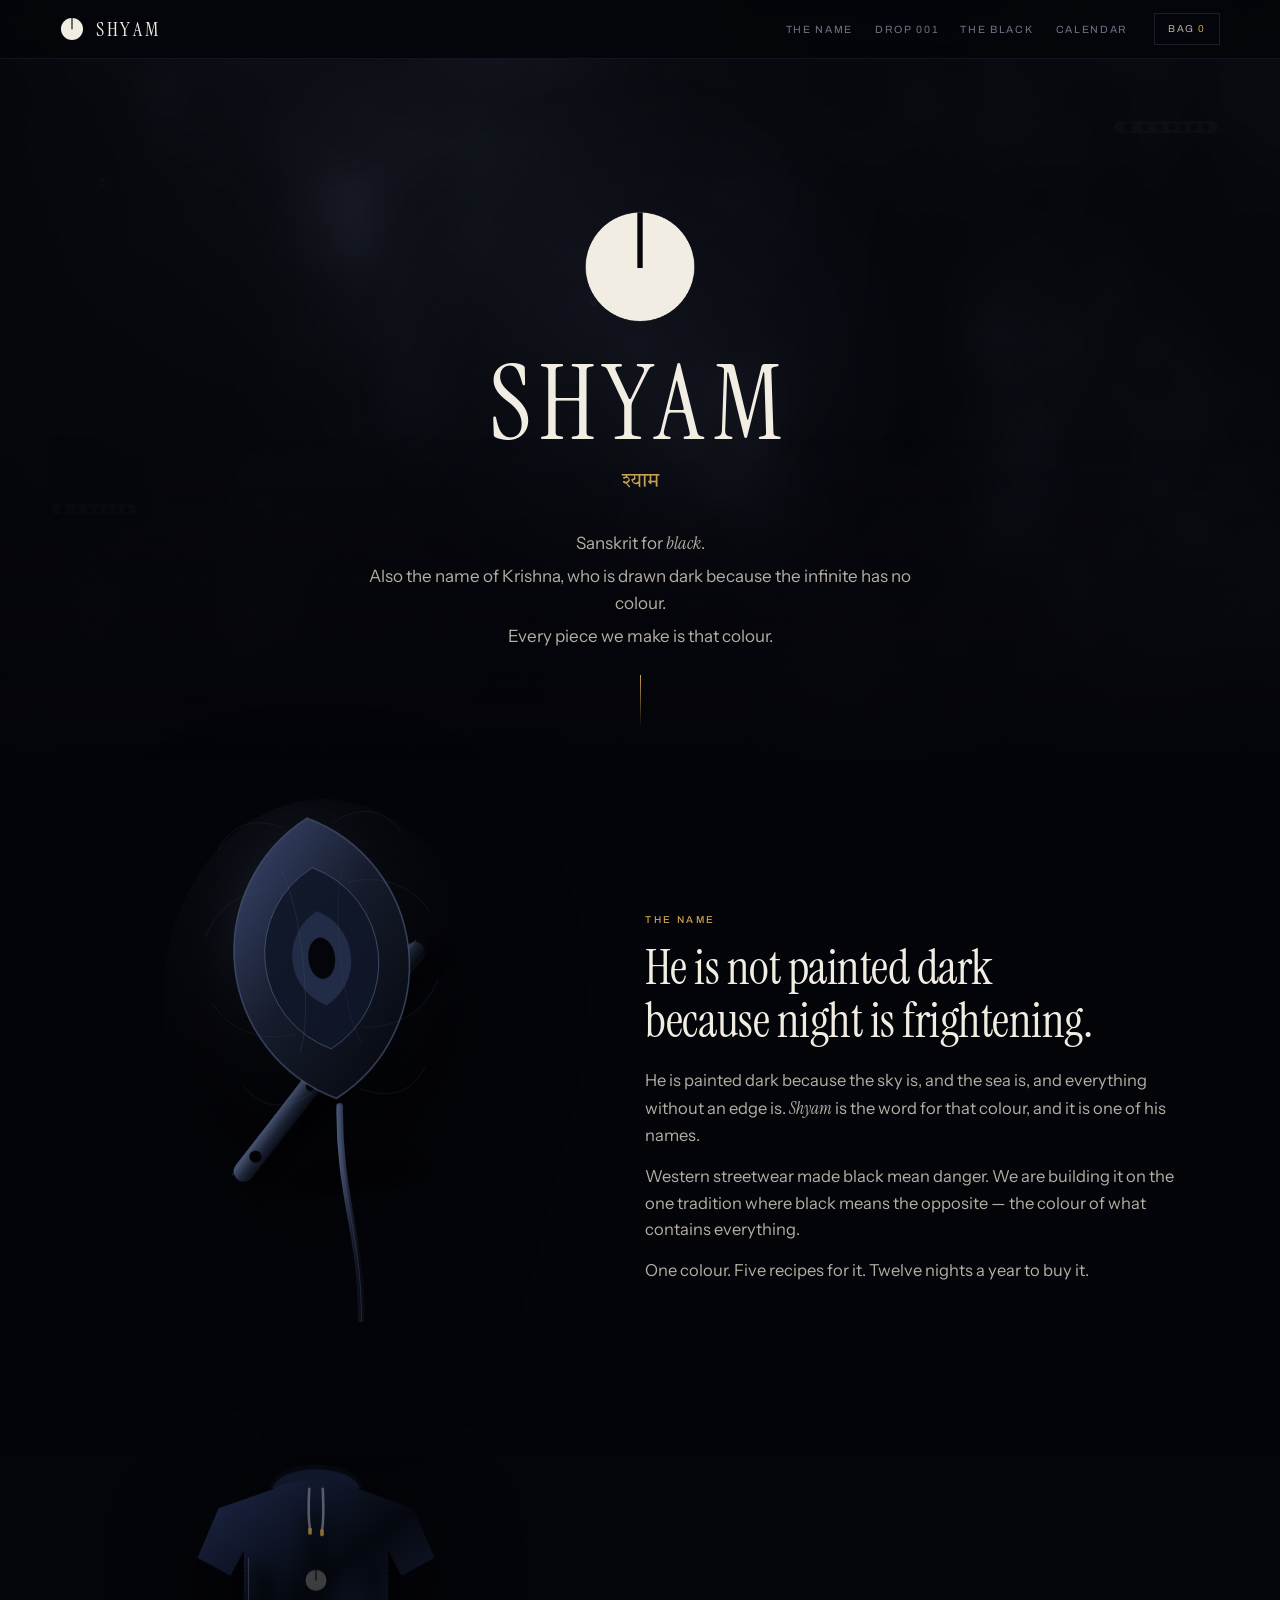
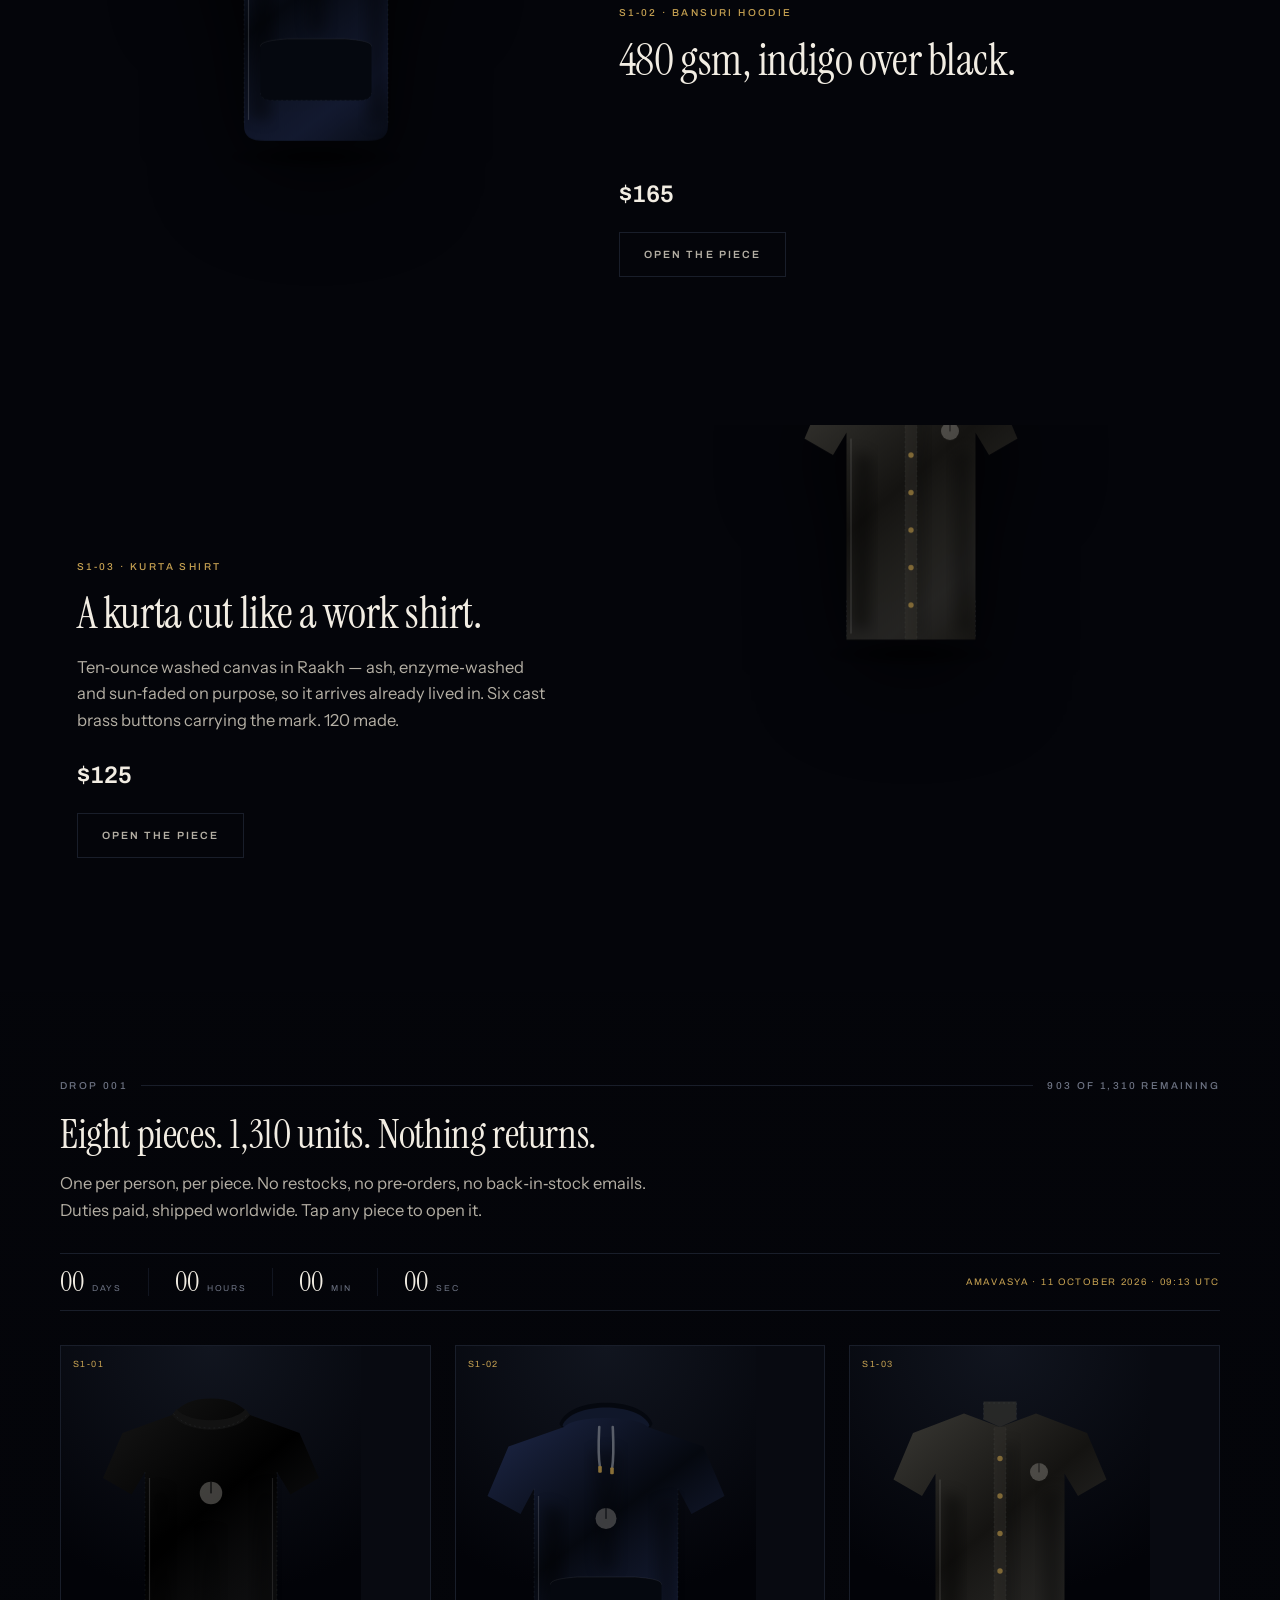
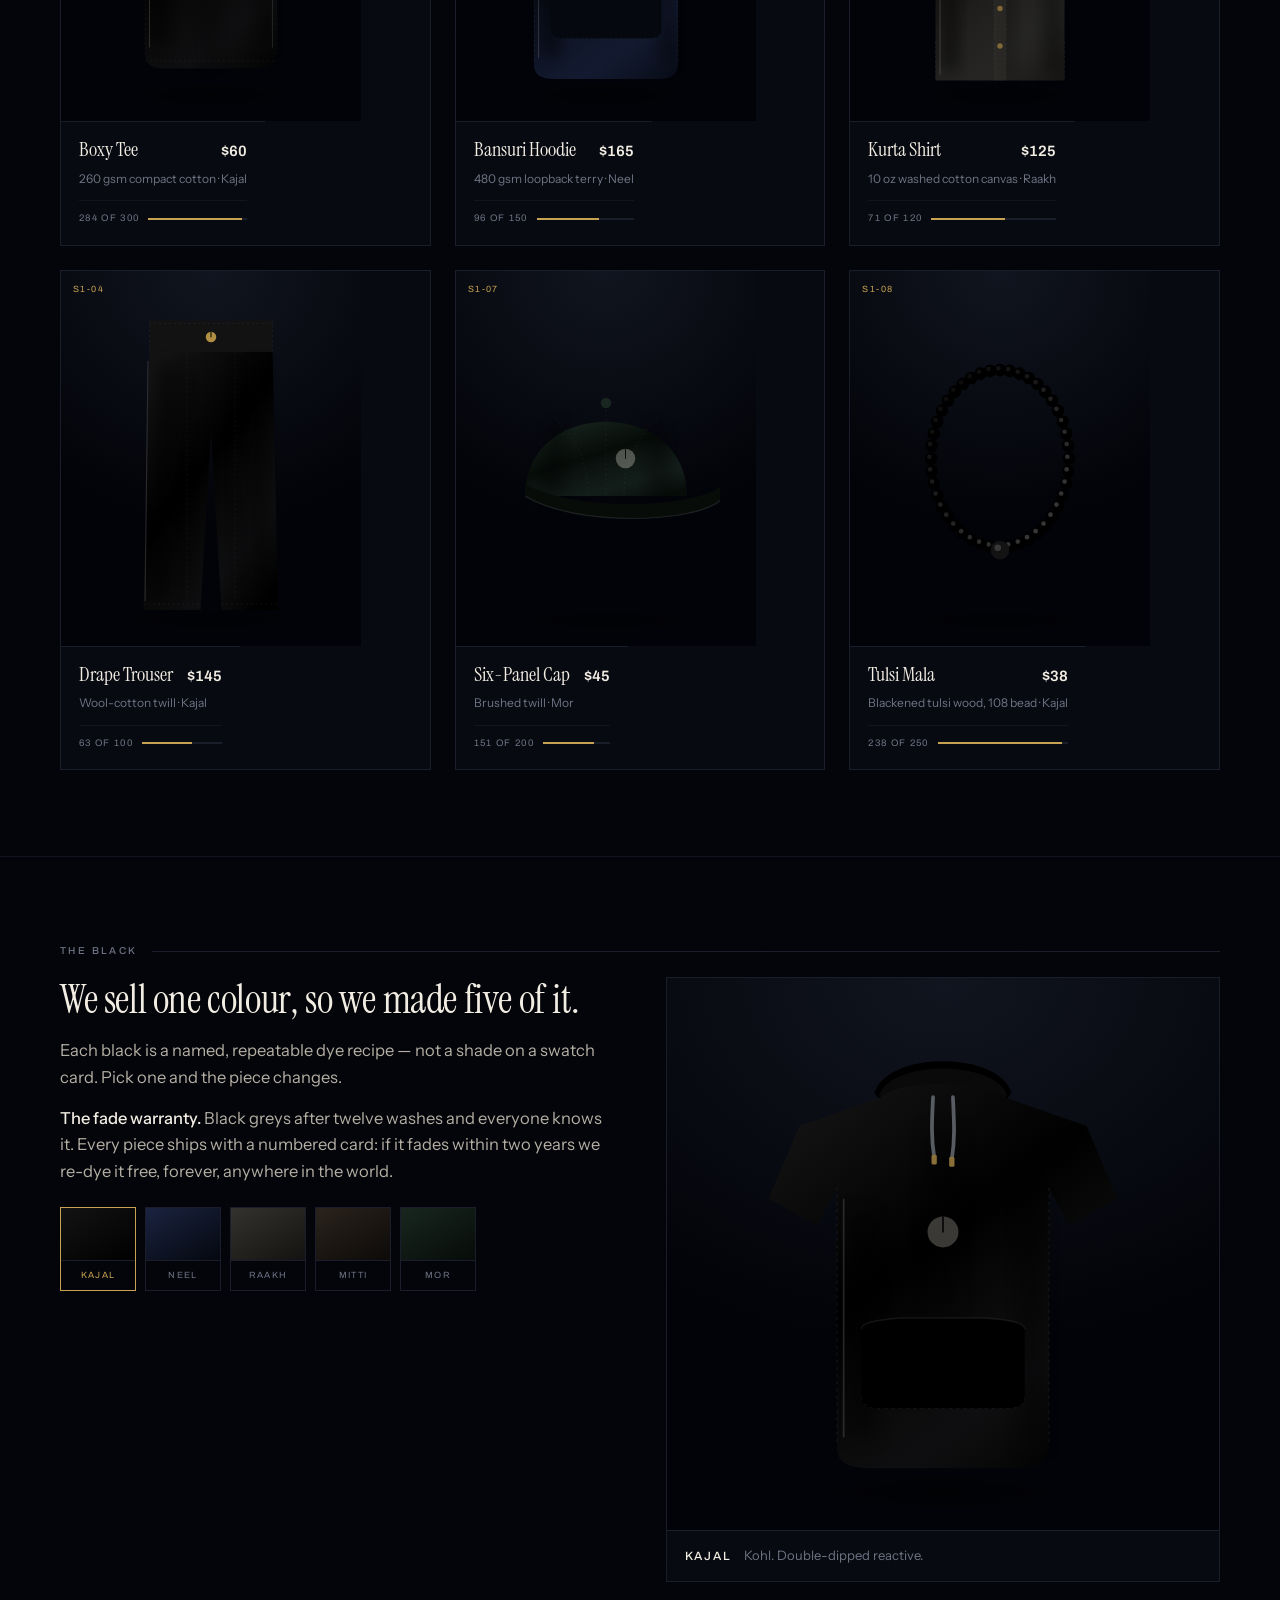
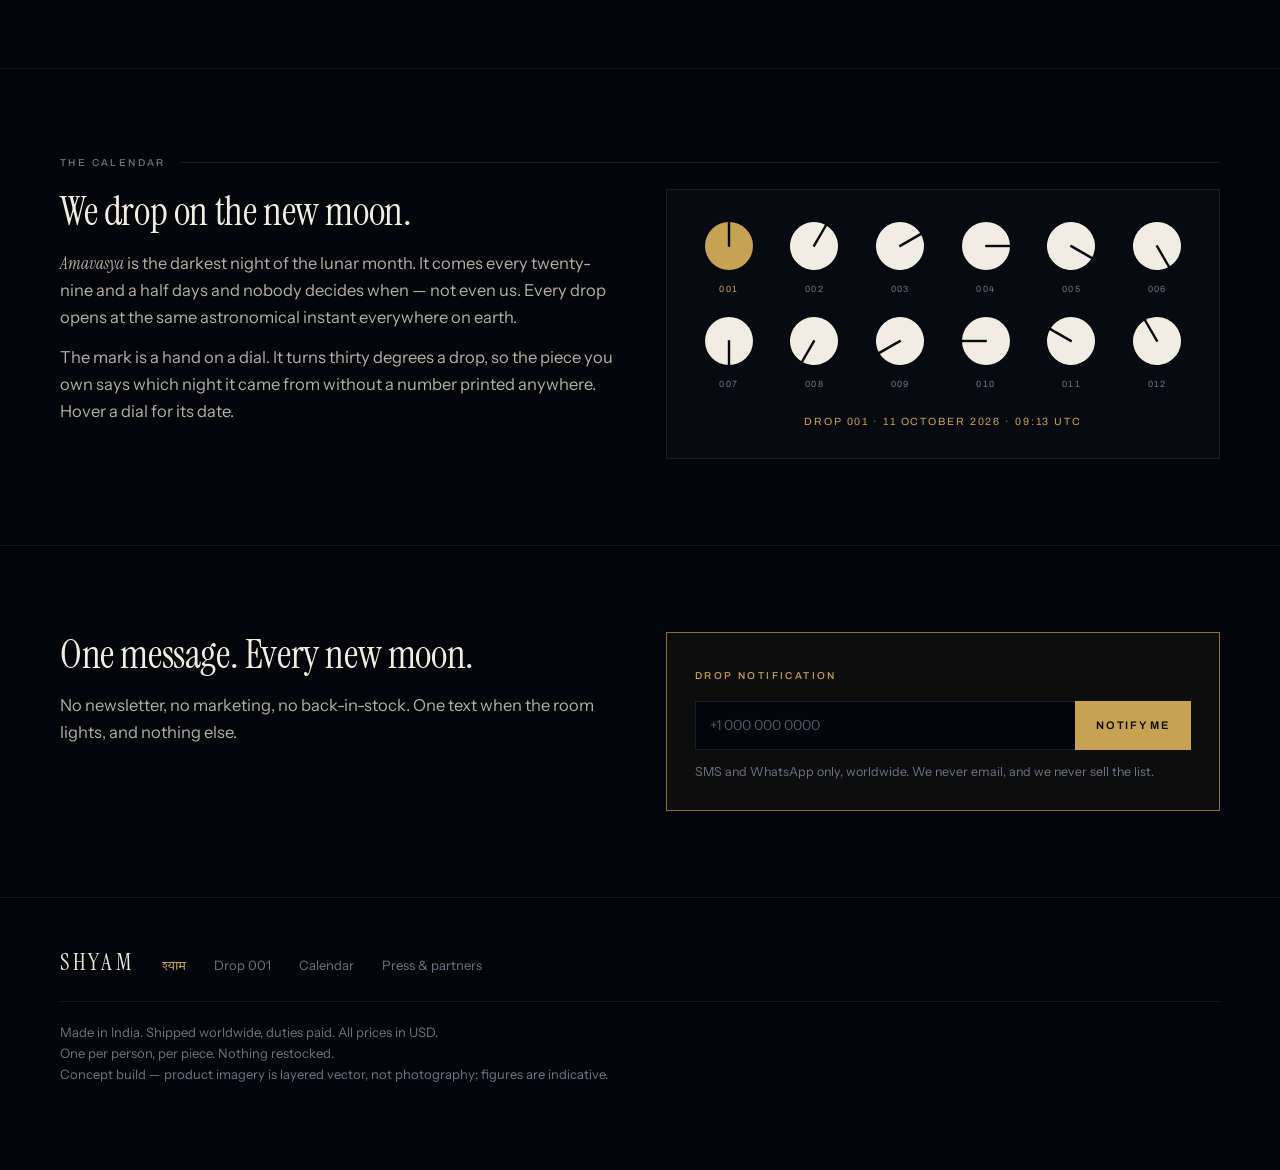
<file: index.html>
<!doctype html>
<html lang="en">
<head>
<meta charset="utf-8">
<meta name="viewport" content="width=device-width, initial-scale=1">
<title>Shyam — Drop 001</title>
<meta name="description" content="An all-black clothing house named after Krishna. One drop per new moon. Shipped worldwide. Nothing restocked.">
<link rel="icon" href="data:image/svg+xml,<svg xmlns='http://www.w3.org/2000/svg' viewBox='0 0 100 100'><circle cx='50' cy='50' r='46' fill='%23F2EDE3'/><rect x='47.7' y='4' width='4.6' height='47' fill='%2304050A'/></svg>">
<link rel="preconnect" href="https://fonts.googleapis.com">
<link rel="preconnect" href="https://fonts.gstatic.com" crossorigin>
<link rel="stylesheet" href="https://fonts.googleapis.com/css2?family=Archivo:wght@400;500;600&family=Instrument+Sans:wght@400;500&family=Instrument+Serif:ital@0;1&family=Tiro+Devanagari+Sanskrit&display=swap">
<link rel="stylesheet" href="assets/site.css?v=d0919dca">
</head>
<body>

<canvas id="atmos" aria-hidden="true"></canvas>
<div id="motifs" aria-hidden="true"></div>
<div id="lamp" aria-hidden="true"></div>
<div id="grain" aria-hidden="true"></div>

<nav id="nav">
  <div class="in">
    <a class="brand" href="index.html">
      <span class="mk"><svg viewBox="0 0 100 100" aria-hidden="true"><circle cx="50" cy="50" r="46" fill="#F2EDE3"/><rect x="47.7" y="4" width="4.6" height="47" fill="#04050A"/></svg></span>
      <span class="nm">SHYAM</span>
    </a>
    <div class="links">
      <a href="#story">The name</a>
      <a href="#drop">Drop 001</a>
      <a href="#black">The black</a>
      <a href="#calendar">Calendar</a>
    </div>
    <button class="bag" id="bagBtn" type="button" aria-label="Open bag">Bag <span id="bagCount">0</span></button>
  </div>
</nav>

<!-- ============== HERO ============== -->
<header class="hero" id="hero">
  <div class="hero-in">
    <div class="disc" id="disc" data-par="0.05">
      <svg class="mark" viewBox="0 0 200 200" aria-label="The Shyam mark: a disc cut once at twelve">
        <circle id="discC" cx="100" cy="100" r="92" fill="#F2EDE3"/>
        <rect id="cut" x="95.4" y="8" width="9.2" height="94" fill="#04050A"/>
      </svg>
      <!-- the two things the mark is made of, arriving -->
      <svg class="flyer fly-eye" viewBox="0 0 200 200" aria-hidden="true">
        <path d="M100 8 A103 103 0 0 1 100 192 A103 103 0 0 1 100 8 Z"
              fill="none" stroke="#F2EDE3" stroke-width="3"/>
        <path d="M100 44 A64 64 0 0 1 100 156 A64 64 0 0 1 100 44 Z" fill="#F2EDE3" opacity=".5"/>
        <circle cx="100" cy="100" r="17" fill="#04050A"/>
      </svg>
      <svg class="flyer fly-flute" viewBox="0 0 200 200" aria-hidden="true">
        <defs><mask id="hfm">
          <rect width="200" height="200" fill="#fff"/>
          <circle cx="100" cy="18" r="2.6" fill="#000"/>
          <circle cx="100" cy="36" r="2" fill="#000"/><circle cx="100" cy="52" r="2" fill="#000"/>
          <circle cx="100" cy="68" r="2" fill="#000"/><circle cx="100" cy="84" r="2" fill="#000"/>
        </mask></defs>
        <rect x="95.4" y="8" width="9.2" height="94" rx="4.6"
              fill="#F2EDE3" mask="url(#hfm)"/>
      </svg>
    </div>
    <h1 class="wm">SHYAM</h1>
    <p class="dv">&#2358;&#2381;&#2351;&#2366;&#2350;</p>
    <p class="say">
      <span>Sanskrit for <em>black</em>.</span>
      <span>Also the name of Krishna, who is drawn dark because the infinite has no colour.</span>
      <span>Every piece we make is that colour.</span>
    </p>
  </div>
  <div class="scrollcue" aria-hidden="true"><span></span></div>
</header>

<!-- ============== THE NAME ============== -->
<section class="story" id="story">
  <div class="story-fig" data-par="0.10" id="kfig"></div>
  <div class="story-copy">
    <p class="lab gold">The name</p>
    <h2>He is not painted dark<br>because night is frightening.</h2>
    <p class="lede">He is painted dark because the sky is, and the sea is, and everything without an edge is. <em>Shyam</em> is the word for that colour, and it is one of his names.</p>
    <p class="lede">Western streetwear made black mean danger. We are building it on the one tradition where black means the opposite &mdash; the colour of what contains everything.</p>
    <p class="lede">One colour. Five recipes for it. Twelve nights a year to buy it.</p>
  </div>
</section>

<!-- ============== EDITORIAL PANELS ============== -->
<section class="panel" id="p1">
  <div class="panel-art" data-par="0.14"><div class="stage" id="stage1"></div></div>
  <div class="panel-copy">
    <p class="lab gold">S1&#8209;02 · Bansuri Hoodie</p>
    <h2>480 gsm, indigo over black.</h2>
    <p class="lede">Overdyed so the black carries a blue cast in daylight and reads flat under a lamp. Split kurta hem. Brass&#8209;tipped drawcords. 150 made.</p>
    <p class="price">$165</p>
    <button class="ghost" type="button" data-open="S1-02">Open the piece</button>
  </div>
</section>

<section class="panel flip" id="p2">
  <div class="panel-art" data-par="0.14"><div class="stage" id="stage2"></div></div>
  <div class="panel-copy">
    <p class="lab gold">S1&#8209;03 · Kurta Shirt</p>
    <h2>A kurta cut like a work shirt.</h2>
    <p class="lede">Ten&#8209;ounce washed canvas in Raakh — ash, enzyme&#8209;washed and sun&#8209;faded on purpose, so it arrives already lived in. Six cast brass buttons carrying the mark. 120 made.</p>
    <p class="price">$125</p>
    <button class="ghost" type="button" data-open="S1-03">Open the piece</button>
  </div>
</section>

<!-- ============== THE LINE ============== -->
<section id="drop" class="reveal">
  <div class="wrap">
    <div class="head"><span class="lab">Drop 001</span><span class="lab r" id="unitsLeft"></span></div>
    <h2>Eight pieces. 1,310 units. Nothing returns.</h2>
    <p class="lede">One per person, per piece. No restocks, no pre&#8209;orders, no back&#8209;in&#8209;stock emails. Duties paid, shipped worldwide. Tap any piece to open it.</p>
    <div class="countline" id="count">
      <div><b id="cd">--</b><span>Days</span></div>
      <div><b id="ch">--</b><span>Hours</span></div>
      <div><b id="cm">--</b><span>Min</span></div>
      <div><b id="cs">--</b><span>Sec</span></div>
      <p class="when">Amavasya &middot; 11 October 2026 &middot; 09:13 UTC</p>
    </div>
    <div class="pgrid" id="pgrid"></div>
  </div>
</section>

<!-- ============== BLACK ============== -->
<section id="black" class="reveal">
  <div class="wrap">
    <div class="head"><span class="lab">The black</span></div>
    <div class="split">
      <div>
        <h2>We sell one colour, so we made five of it.</h2>
        <p class="lede">Each black is a named, repeatable dye recipe — not a shade on a swatch card. Pick one and the piece changes.</p>
        <p class="lede"><b>The fade warranty.</b> Black greys after twelve washes and everyone knows it. Every piece ships with a numbered card: if it fades within two years we re-dye it free, forever, anywhere in the world.</p>
        <div class="swatches" id="swatches"></div>
      </div>
      <div class="demo">
        <div class="demo-art" id="demoArt"></div>
        <div class="demo-meta"><b id="demoName">Kajal</b><span id="demoNote"></span></div>
      </div>
    </div>
  </div>
</section>

<!-- ============== CALENDAR ============== -->
<section id="calendar" class="reveal">
  <div class="wrap">
    <div class="head"><span class="lab">The calendar</span></div>
    <div class="split">
      <div>
        <h2>We drop on the new moon.</h2>
        <p class="lede"><em>Amavasya</em> is the darkest night of the lunar month. It comes every twenty-nine and a half days and nobody decides when — not even us. Every drop opens at the same astronomical instant everywhere on earth.</p>
        <p class="lede">The mark is a hand on a dial. It turns thirty degrees a drop, so the piece you own says which night it came from without a number printed anywhere. Hover a dial for its date.</p>
      </div>
      <div class="clockbox">
        <div class="clock" id="clock"></div>
        <p class="clocknote" id="clockNote">Drop 001 · 11 October 2026 · 09:13 UTC</p>
      </div>
    </div>
  </div>
</section>

<!-- ============== NOTIFY ============== -->
<section id="notify" class="reveal">
  <div class="wrap">
    <div class="split">
      <div>
        <h2>One message. Every new moon.</h2>
        <p class="lede">No newsletter, no marketing, no back-in-stock. One text when the room lights, and nothing else.</p>
      </div>
      <form class="form" id="form" novalidate>
        <span class="lab gold">Drop notification</span>
        <div class="row">
          <label for="ph" class="sr">Phone number with country code</label>
          <input id="ph" type="tel" inputmode="tel" placeholder="+1 000 000 0000" autocomplete="tel">
          <button type="submit">Notify me</button>
        </div>
        <p class="note" id="formNote">SMS and WhatsApp only, worldwide. We never email, and we never sell the list.</p>
      </form>
    </div>
  </div>
</section>

<footer>
  <div class="wrap">
    <div class="ftop">
      <span class="fnm">SHYAM</span>
      <span class="fdv">श्याम</span>
      <span class="fl"><a href="#drop">Drop 001</a></span>
      <span class="fl"><a href="#calendar">Calendar</a></span>
      <span class="fl"><a href="book.html">Press &amp; partners</a></span>
    </div>
    <p>Made in India. Shipped worldwide, duties paid. All prices in USD.<br>
       One per person, per piece. Nothing restocked.<br>
       Concept build — product imagery is layered vector, not photography; figures are indicative.</p>
  </div>
</footer>

<div class="scrim" id="scrim" hidden></div>
<aside class="drawer" id="quick" hidden aria-label="Product detail">
  <button class="x" id="quickX" type="button" aria-label="Close">&times;</button>
  <div class="qbody" id="qbody"></div>
</aside>
<aside class="drawer bagdrawer" id="bag" hidden aria-label="Bag">
  <button class="x" id="bagX" type="button" aria-label="Close">&times;</button>
  <div class="bhead"><span class="lab">Your bag</span></div>
  <div id="bagItems"></div>
  <div class="btot" id="bagTotal"></div>
  <button class="cta" id="checkout" type="button">Checkout</button>
  <p class="note">One unit per piece, per person. Guest checkout — card, Apple Pay, UPI. Duties paid at checkout.</p>
</aside>

<script type="module" src="assets/site.js?v=d98d713b"></script>
</body>
</html>
</file>
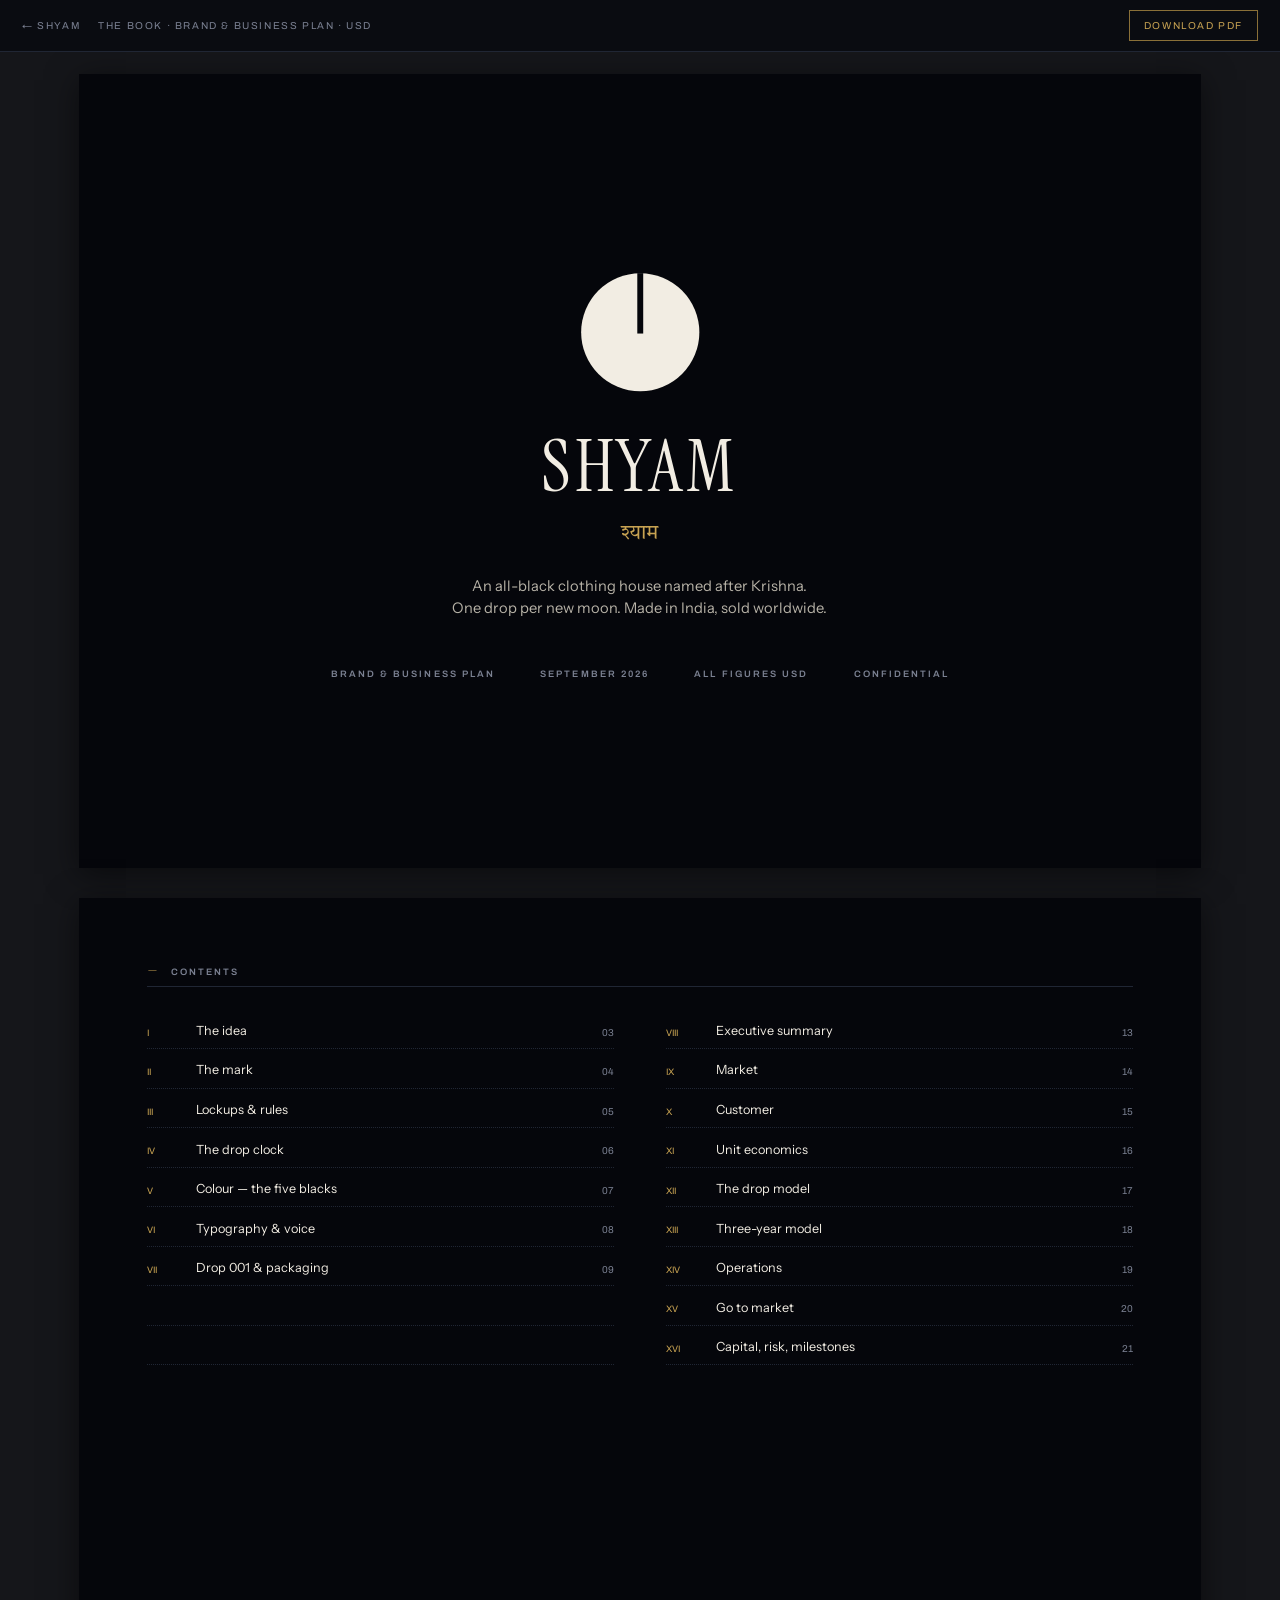
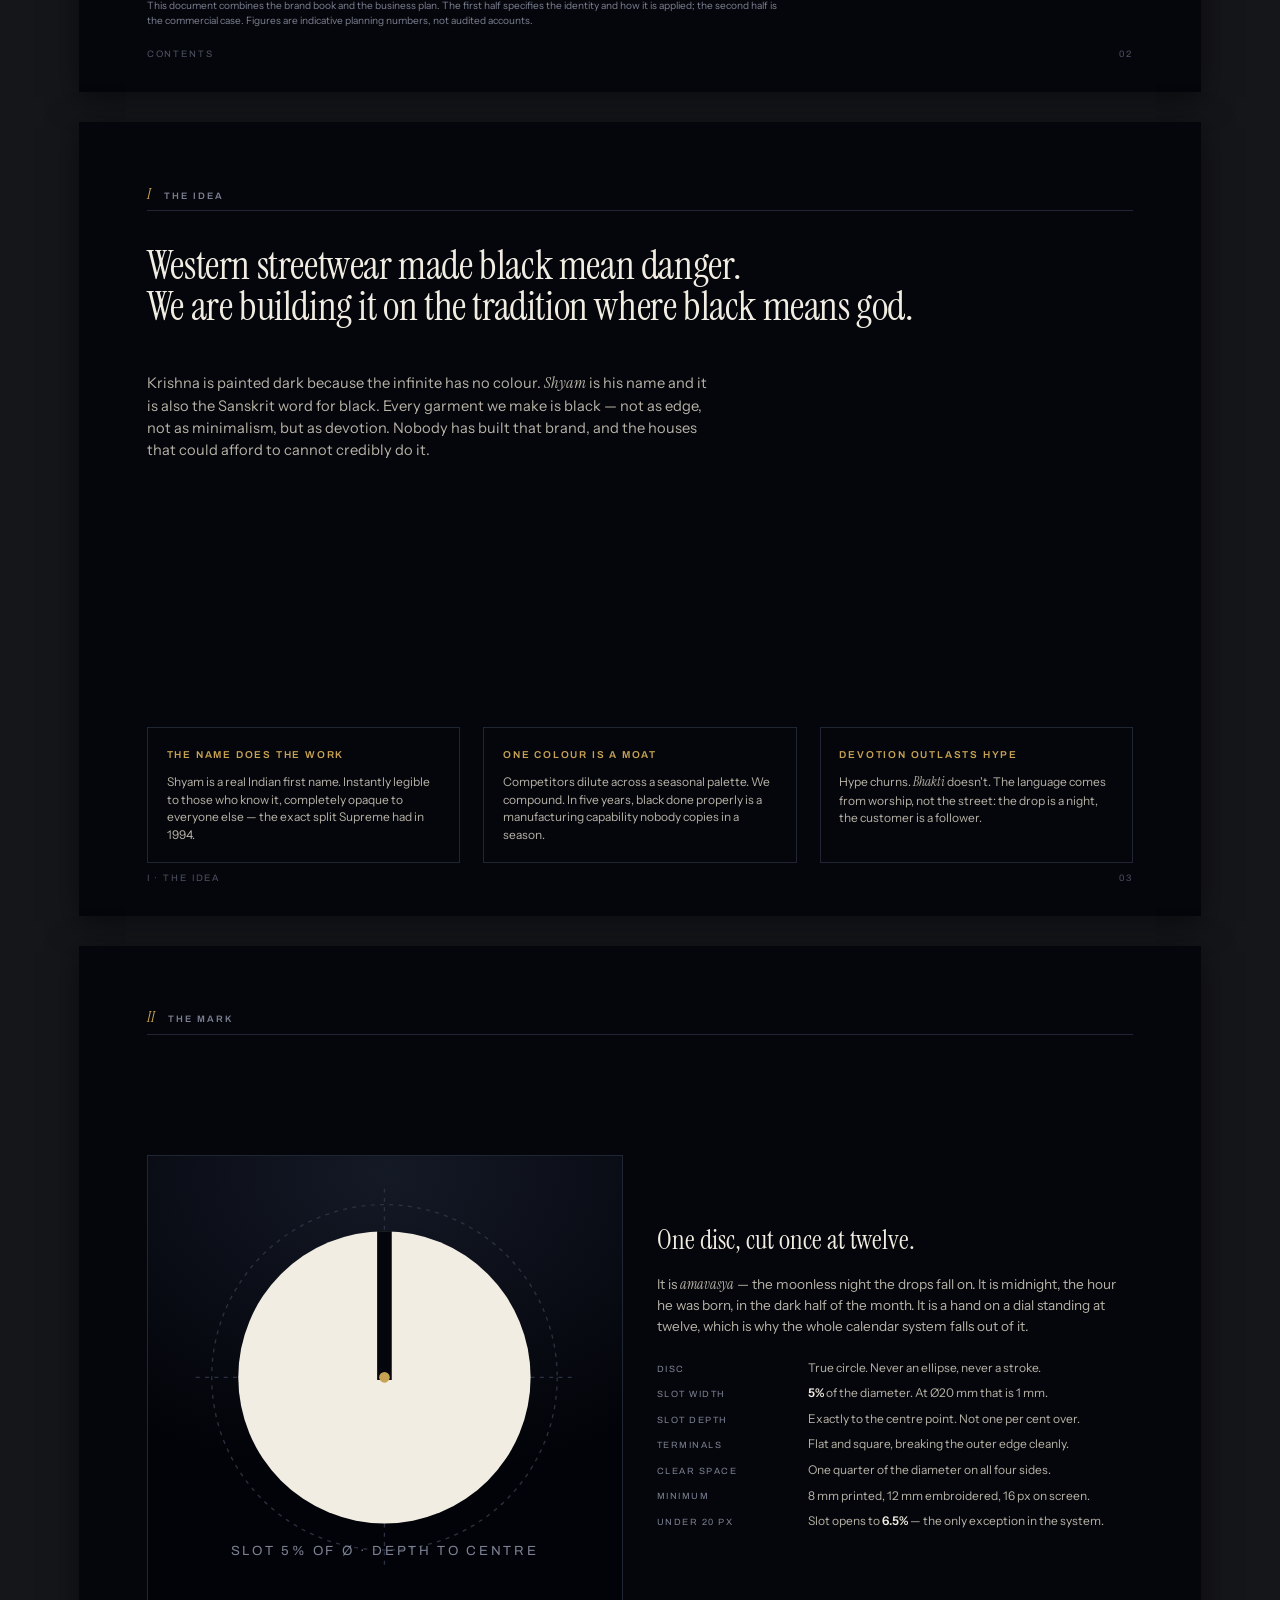
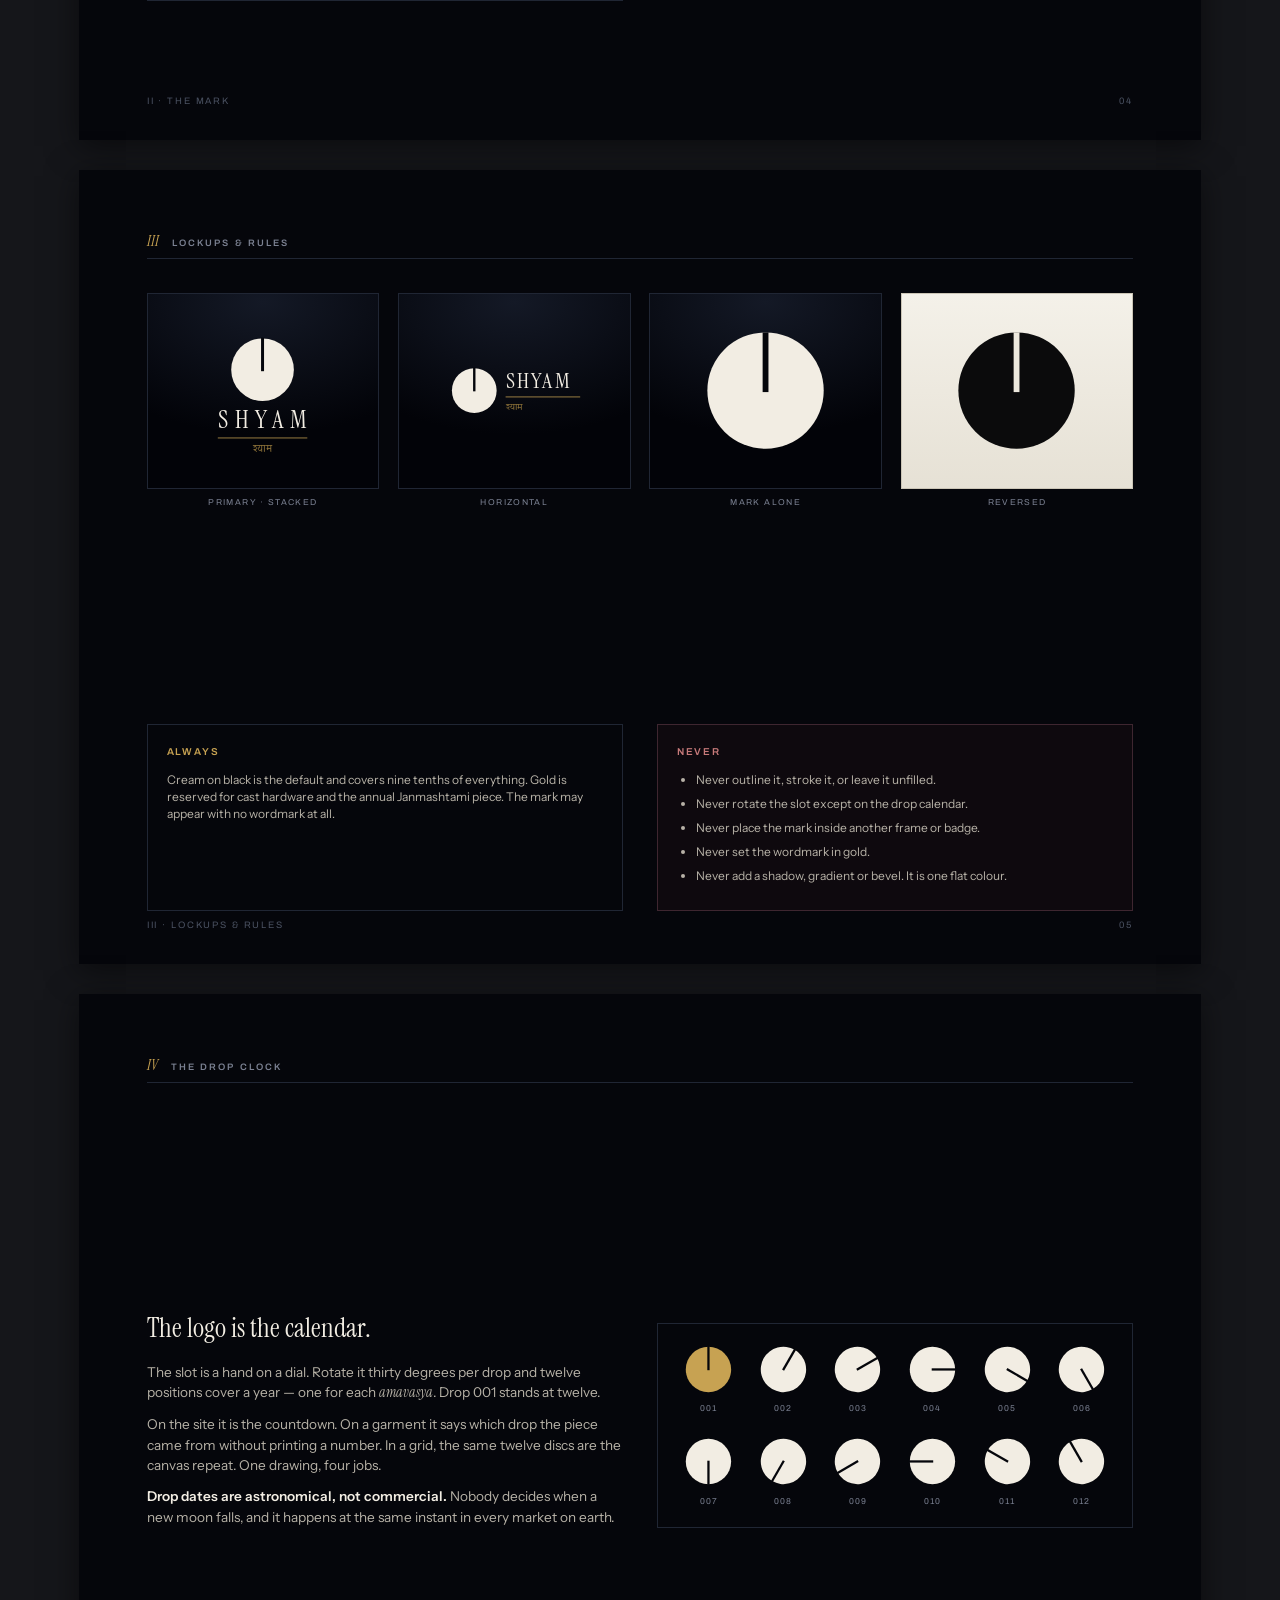
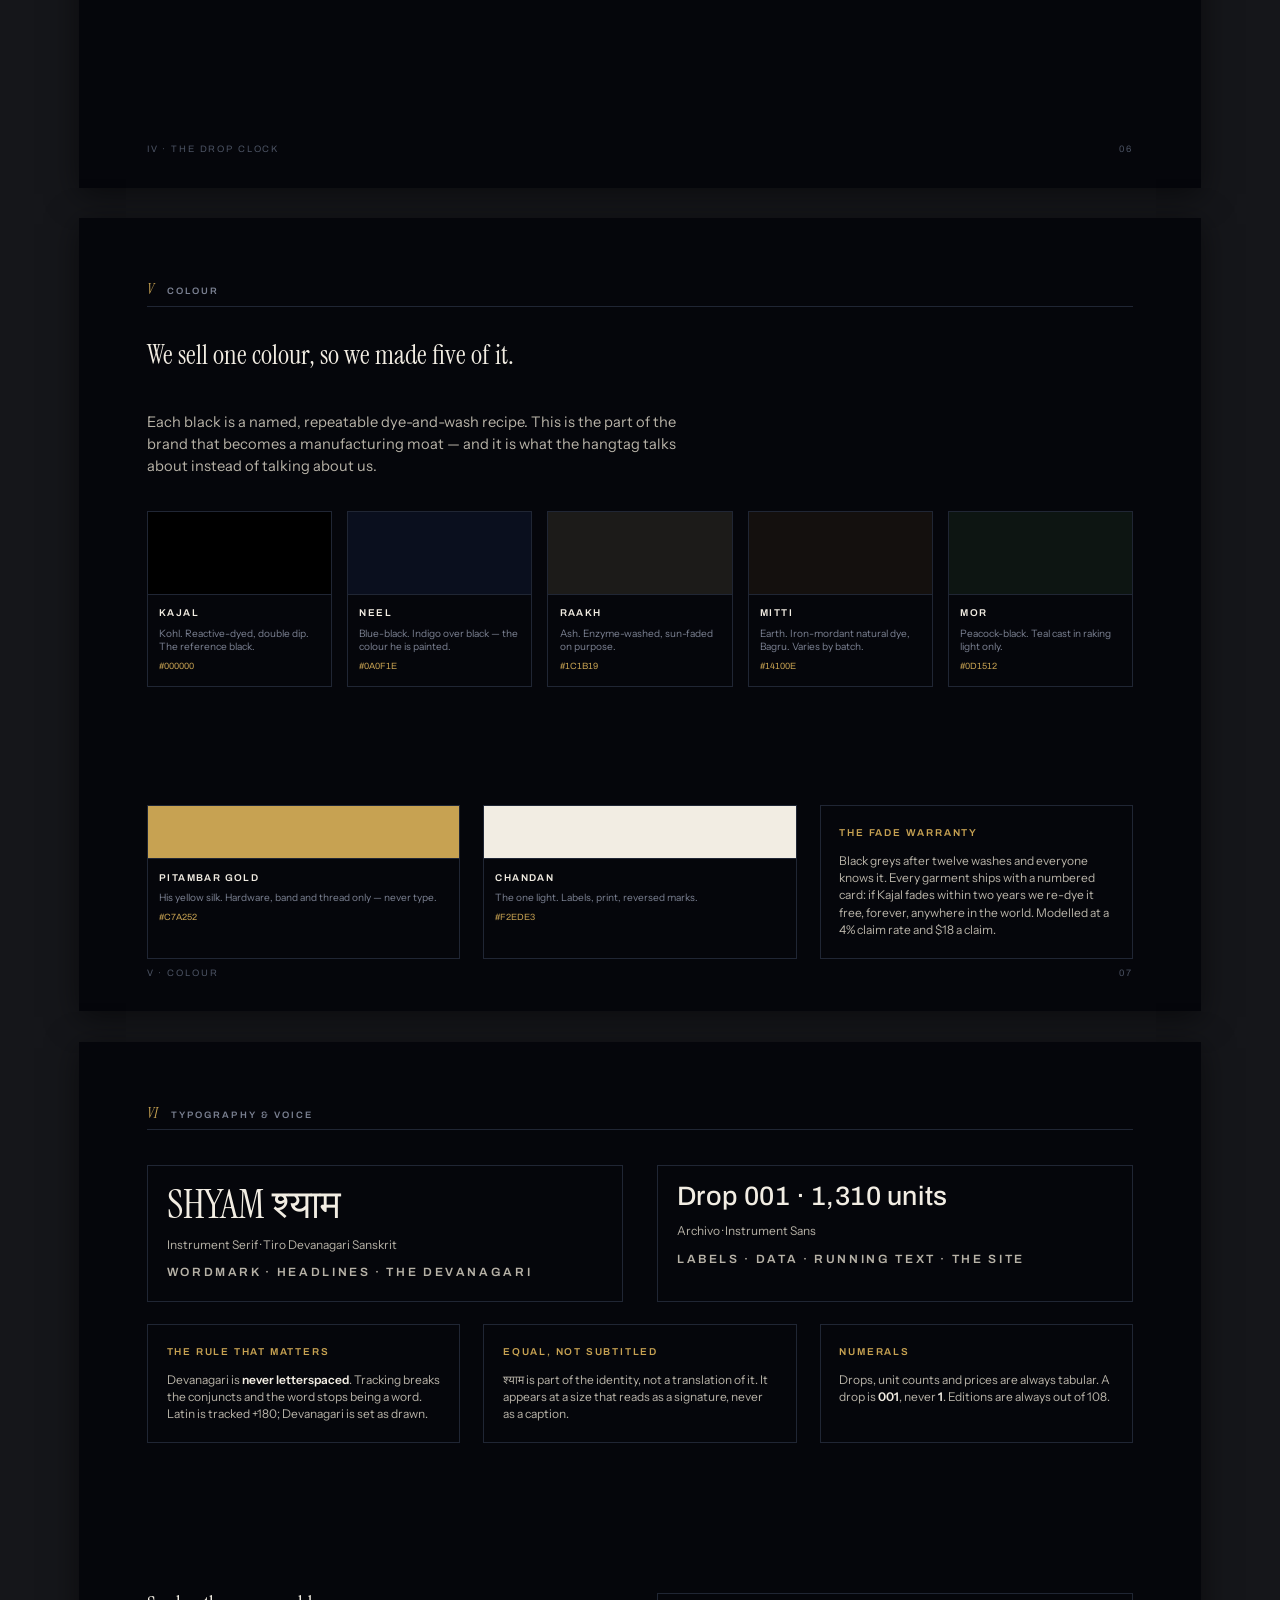
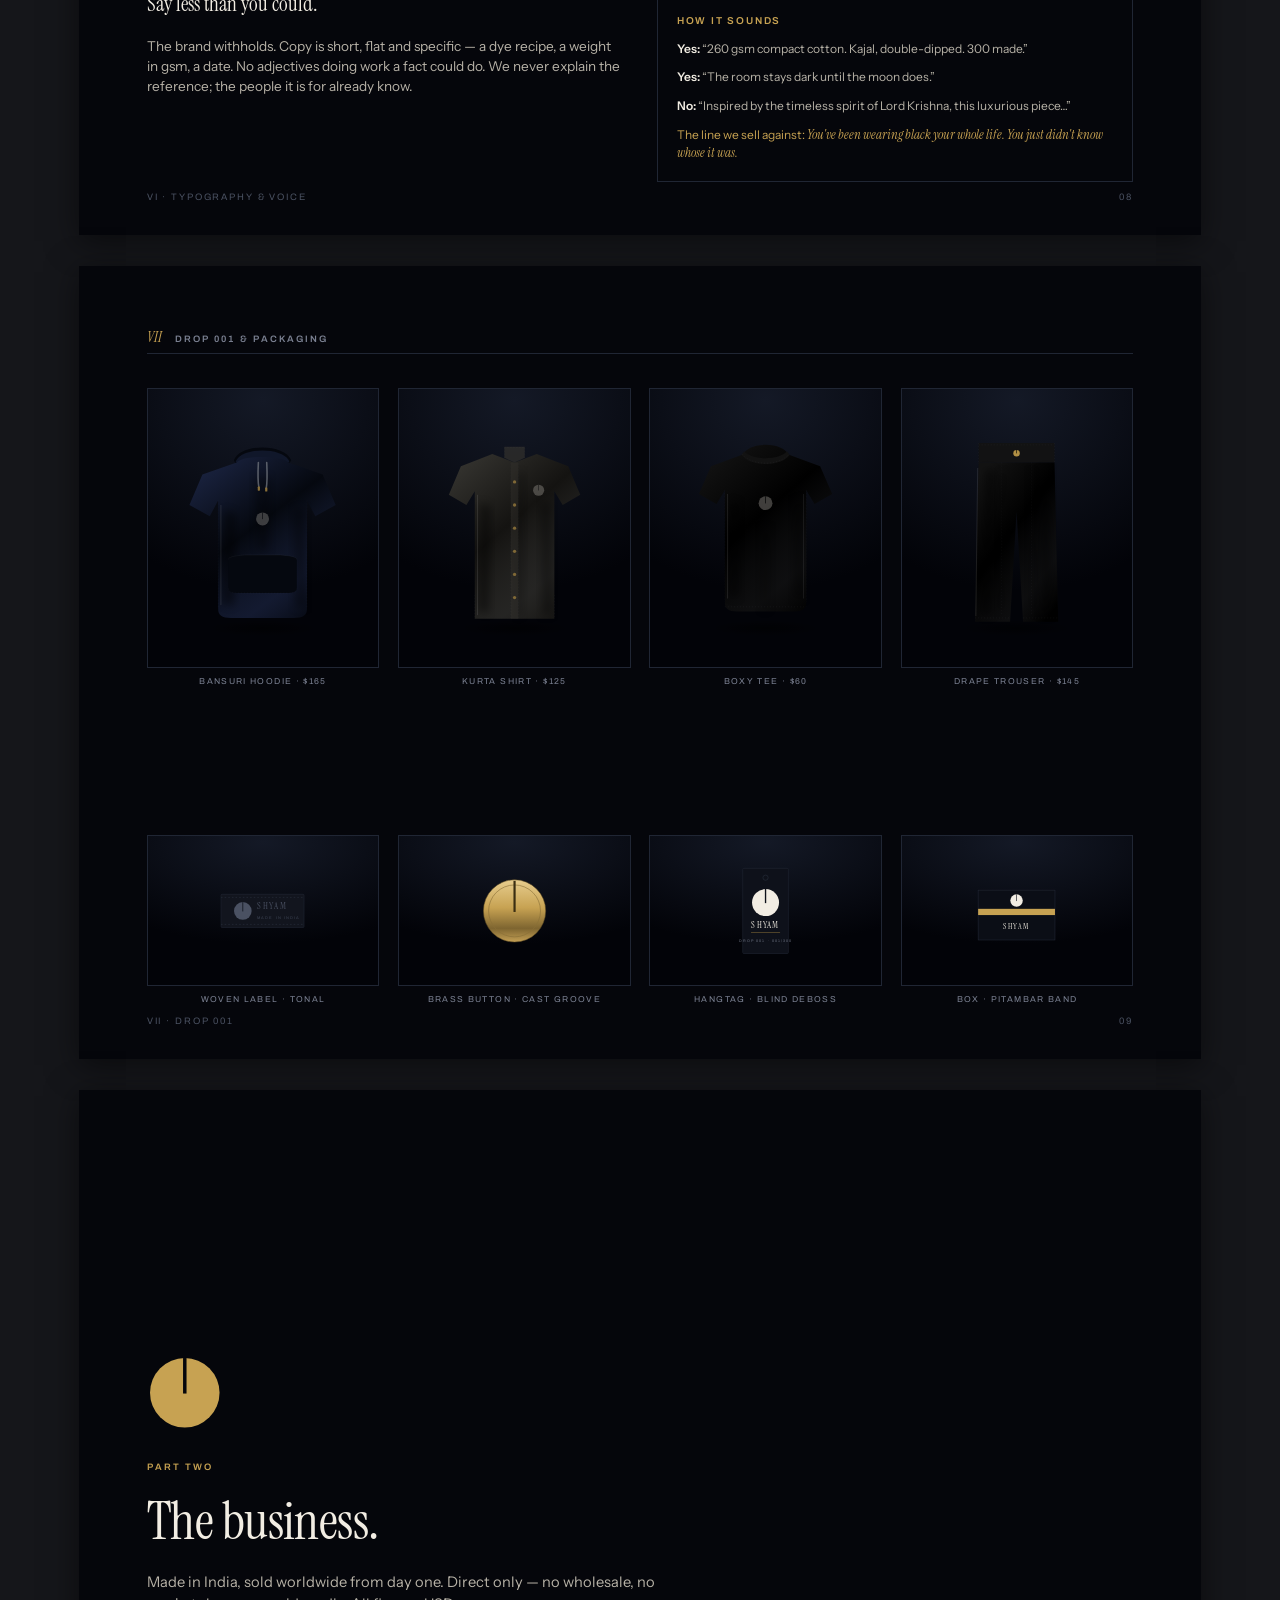
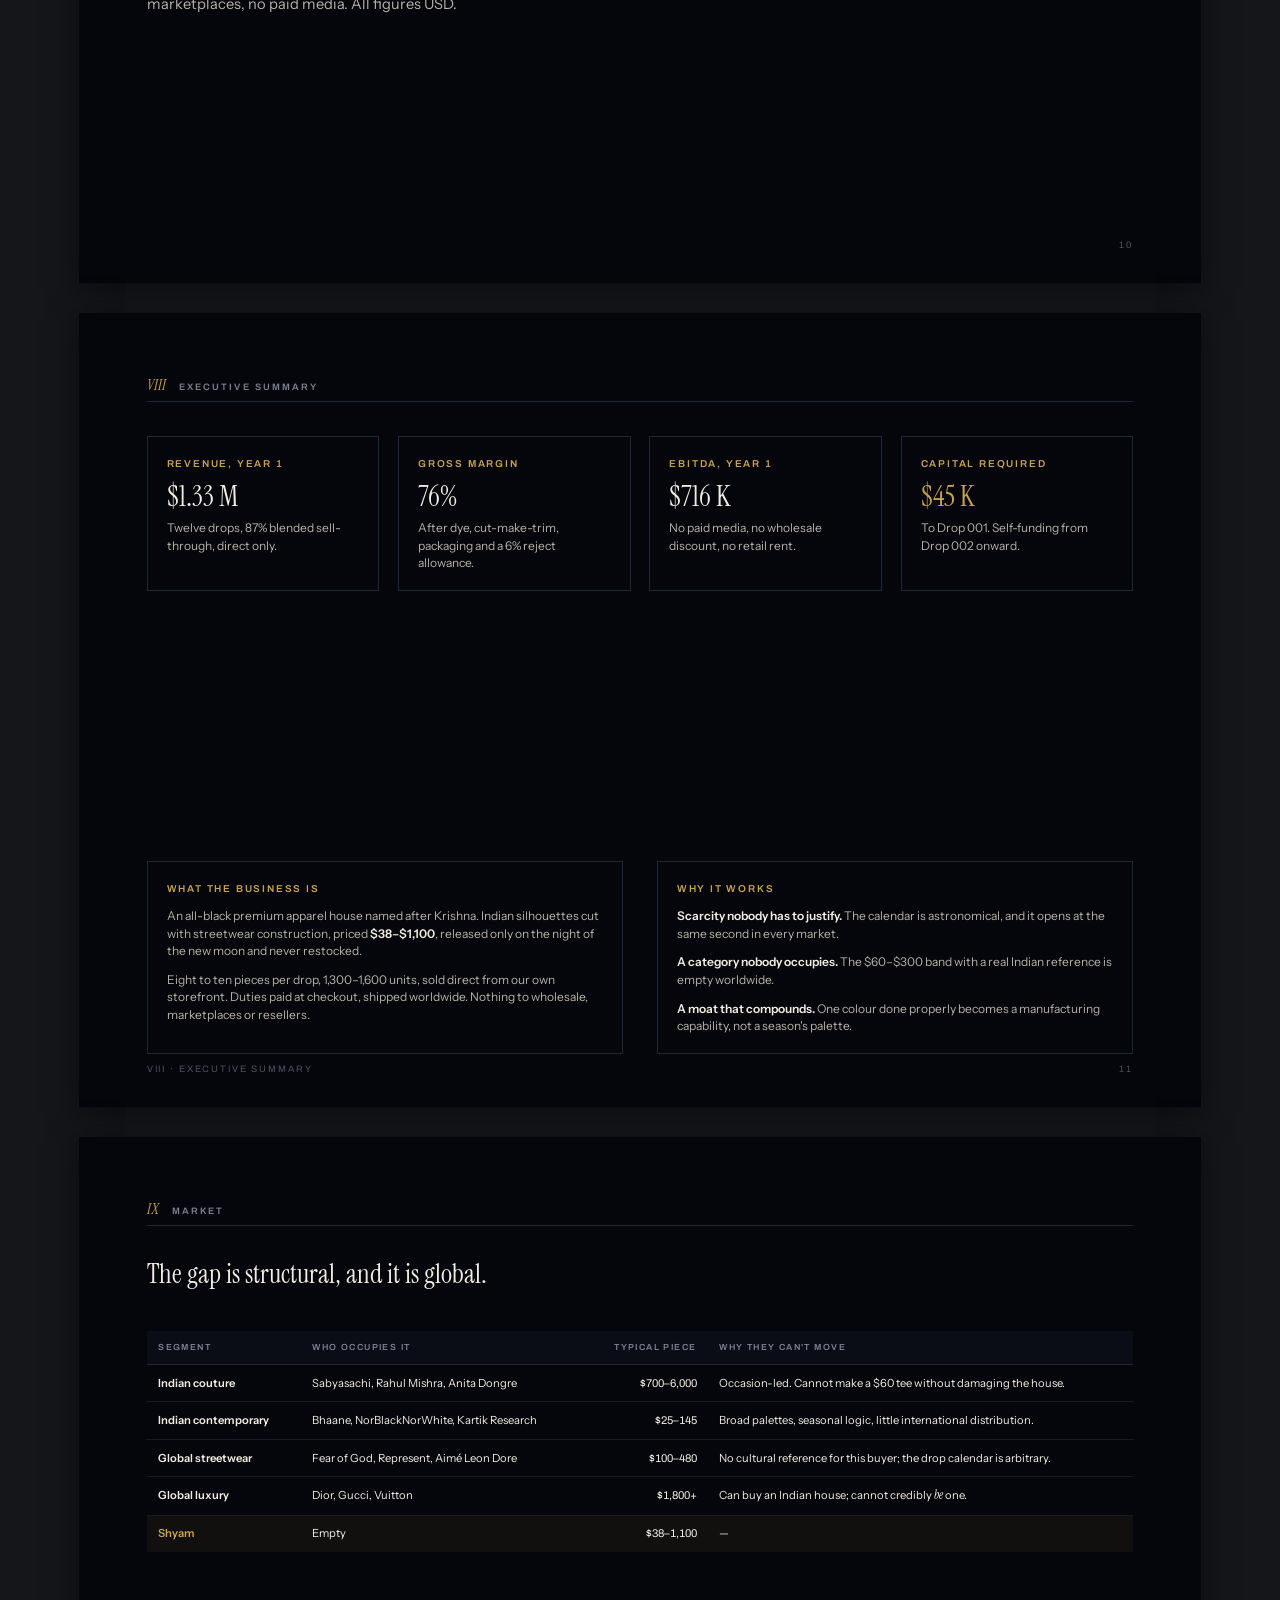
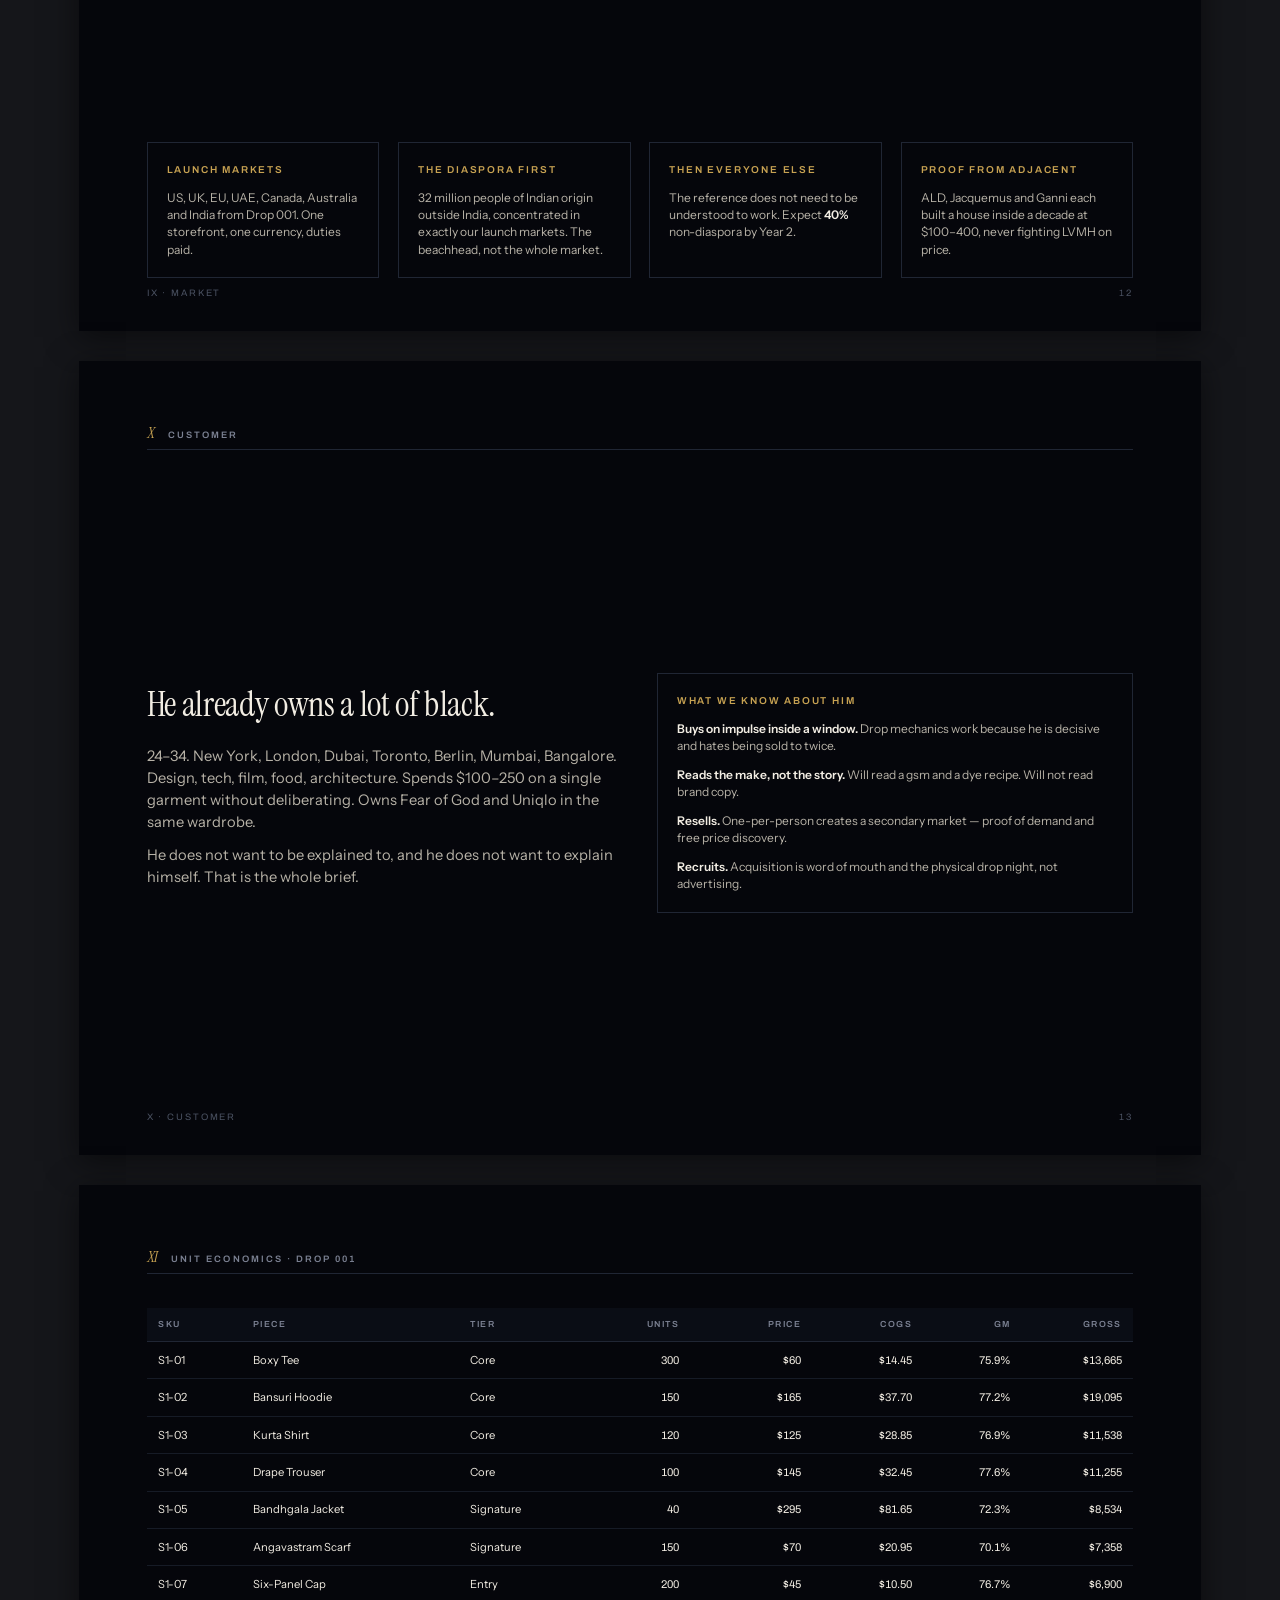
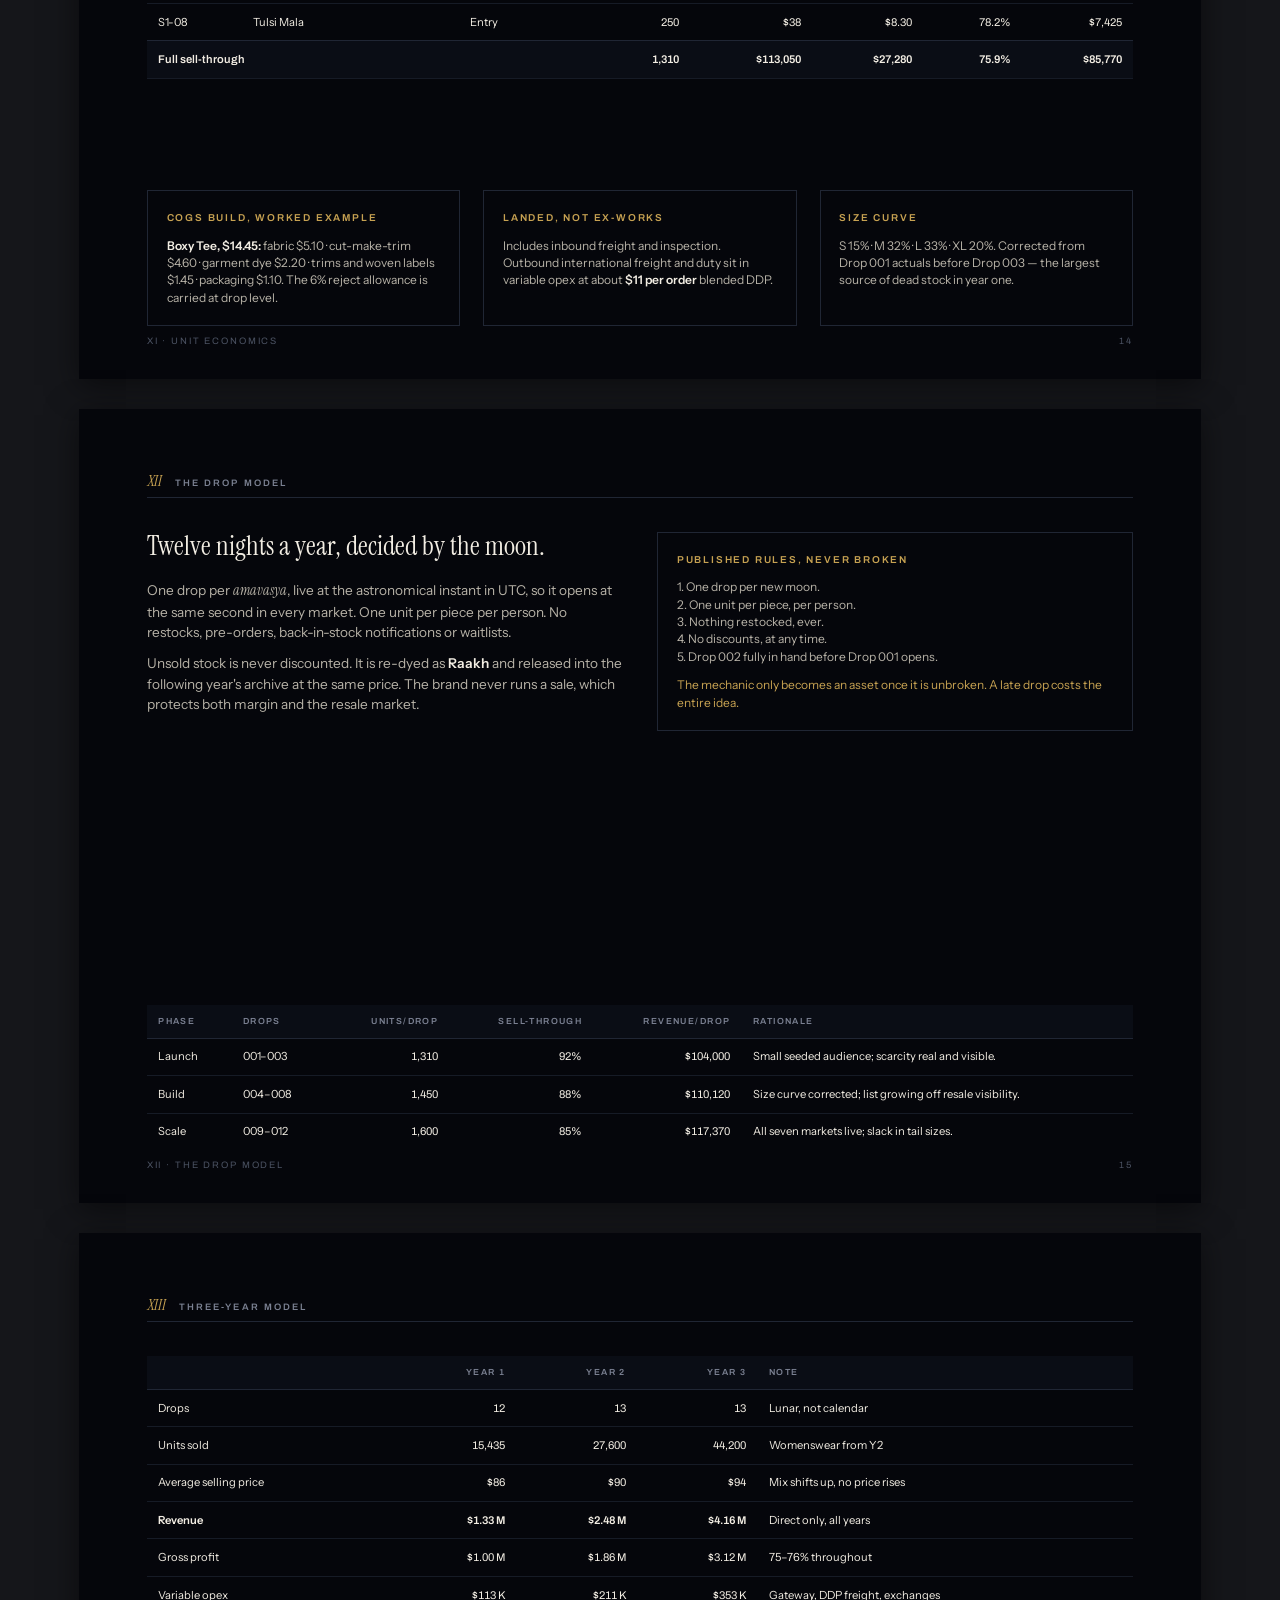
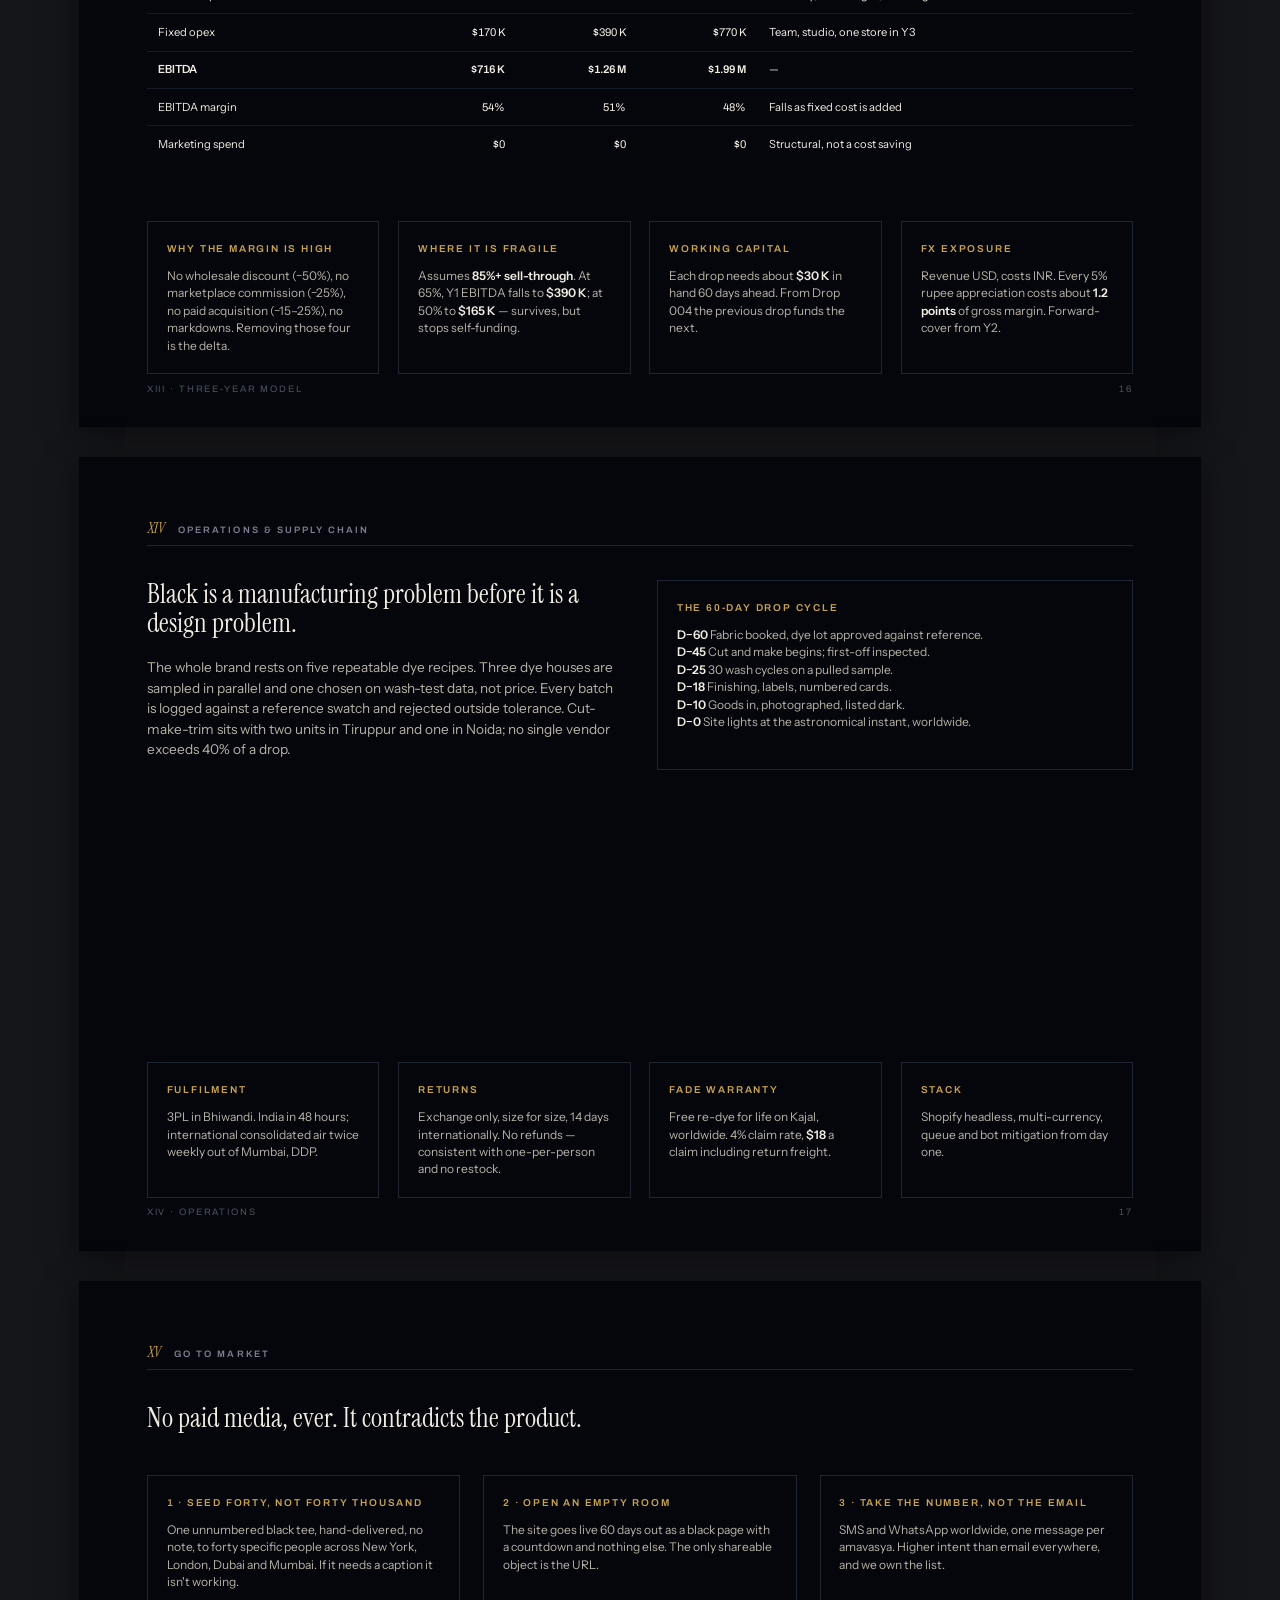
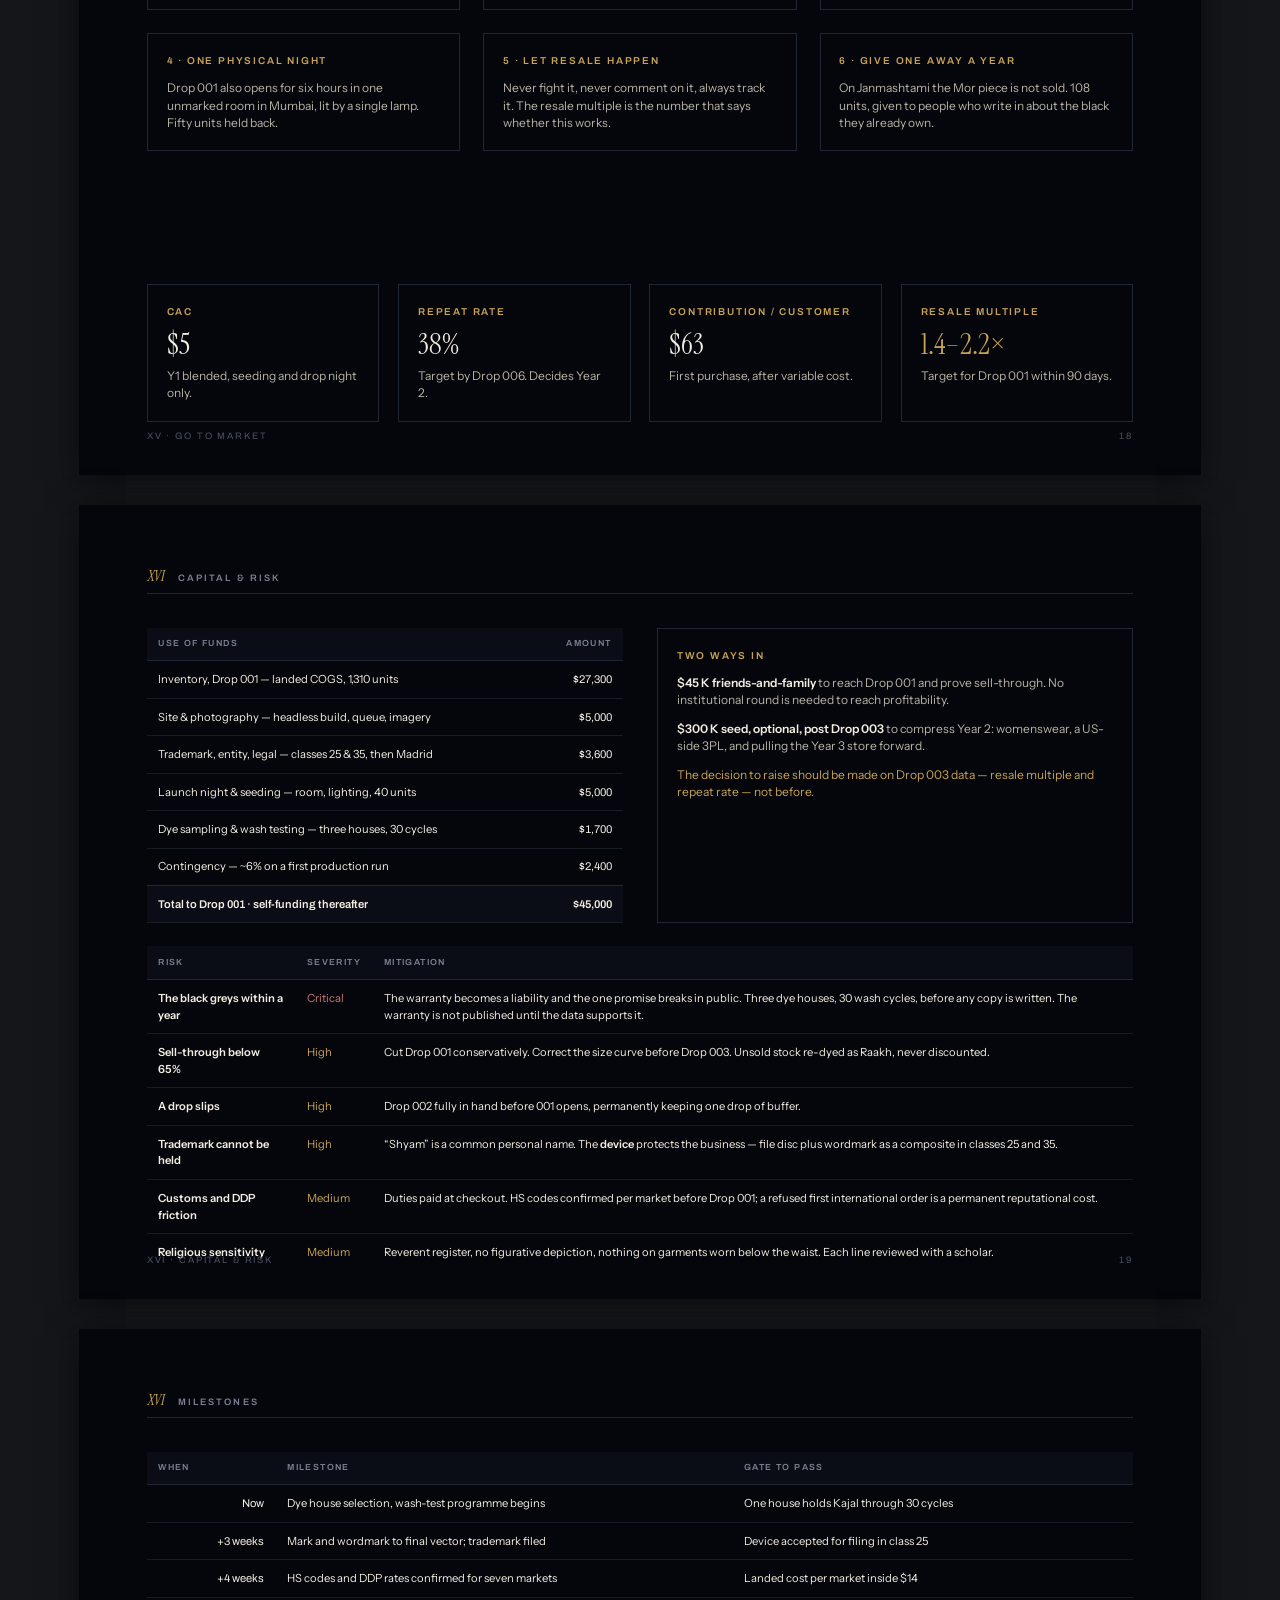
<file: book.html>
<!doctype html>
<html lang="en">
<head>
<meta charset="utf-8">
<meta name="viewport" content="width=device-width, initial-scale=1">
<title>Shyam — The Book</title>
<meta name="description" content="Shyam: brand book and business plan in one document. All figures USD.">
<link rel="icon" href="data:image/svg+xml,<svg xmlns='http://www.w3.org/2000/svg' viewBox='0 0 100 100'><circle cx='50' cy='50' r='46' fill='%23F2EDE3'/><rect x='47.7' y='4' width='4.6' height='47' fill='%2304050A'/></svg>">
<link rel="preconnect" href="https://fonts.googleapis.com">
<link rel="preconnect" href="https://fonts.gstatic.com" crossorigin>
<link rel="stylesheet" href="https://fonts.googleapis.com/css2?family=Archivo:wght@400;500;600&family=Instrument+Sans:wght@400;500&family=Instrument+Serif:ital@0;1&family=Tiro+Devanagari+Sanskrit&display=swap">
<style>
:root{
  --ink:#05060B; --plate:#0A0D15; --line:#202634; --line-soft:#161B26;
  --cream:#F2EDE3; --cream-dim:#B7B2A7; --muted:#7B8192;
  --gold:#C7A252; --gold-dim:#8A7038;
  --display:'Instrument Serif',Georgia,serif;
  --sans:'Instrument Sans','Helvetica Neue',sans-serif;
  --label:'Archivo','Helvetica Neue',sans-serif;
}
*{box-sizing:border-box}
html,body{margin:0;padding:0;background:#15161A;color:var(--cream);
  font-family:var(--sans);font-size:10.2pt;line-height:1.5;-webkit-font-smoothing:antialiased}
p{margin:0 0 8pt}
b{font-weight:600;color:var(--cream)}
em{font-family:var(--display);font-style:italic;font-size:1.06em}
svg{display:block}

.page{
  position:relative;width:297mm;height:210mm;margin:8mm auto;padding:16mm 18mm 14mm;
  background:var(--ink);overflow:hidden;
  display:flex;flex-direction:column;
  box-shadow:0 6px 30px rgba(0,0,0,.5);
}
.page::after{content:attr(data-pg);position:absolute;right:18mm;bottom:8mm;
  font-family:var(--label);font-size:7pt;letter-spacing:.2em;color:#4B5262}
.page::before{content:attr(data-run);position:absolute;left:18mm;bottom:8mm;
  font-family:var(--label);font-size:7pt;letter-spacing:.2em;color:#4B5262;text-transform:uppercase}

.rule{display:flex;align-items:baseline;gap:10pt;margin:0 0 9mm;
  border-bottom:.4pt solid var(--line);padding-bottom:4pt}
.lab{font-family:var(--label);font-size:7pt;font-weight:600;letter-spacing:.22em;
  text-transform:uppercase;color:var(--muted);margin:0}
.lab.g{color:var(--gold)}
.rule .n{font-family:var(--display);font-style:italic;font-size:11pt;color:var(--gold)}
h1{font-family:var(--display);font-weight:400;font-size:30pt;line-height:1.02;margin:0 0 6mm;letter-spacing:-.01em}
h2{font-family:var(--display);font-weight:400;font-size:20pt;line-height:1.1;margin:0 0 5mm}
h3{font-family:var(--label);font-size:7.5pt;font-weight:600;letter-spacing:.18em;
  text-transform:uppercase;margin:0 0 3mm;color:var(--gold)}
.lede{font-size:11pt;line-height:1.5;color:var(--cream-dim);max-width:150mm}
.dim{color:var(--cream-dim)}

.body{flex:1;display:flex;flex-direction:column;gap:6mm;min-height:0}
.cols2{display:grid;grid-template-columns:1fr 1fr;gap:9mm}
.cols3{display:grid;grid-template-columns:repeat(3,1fr);gap:6mm}
.cols4{display:grid;grid-template-columns:repeat(4,1fr);gap:5mm}
.cols5{display:grid;grid-template-columns:repeat(5,1fr);gap:4mm}
.card{border:.4pt solid var(--line);padding:5mm}
.card p{margin:0;font-size:9pt;line-height:1.45;color:var(--cream-dim)}
.card p+p{margin-top:3mm}
.big{font-family:var(--display);font-size:22pt;line-height:1;color:var(--cream);margin-bottom:2mm}
.big.g{color:var(--gold)}

table{border-collapse:collapse;width:100%;font-size:8.4pt}
th,td{text-align:left;padding:2.6mm 3mm;border-bottom:.4pt solid var(--line-soft);vertical-align:top}
thead th{font-family:var(--label);font-size:6.6pt;letter-spacing:.16em;text-transform:uppercase;
  color:var(--muted);font-weight:600;background:var(--plate);border-bottom:.5pt solid var(--line)}
td.n,th.n{text-align:right;font-family:var(--label);font-variant-numeric:tabular-nums}
tbody tr:last-child td{border-bottom:none}
tfoot td{font-family:var(--label);font-weight:600;background:var(--plate);border-top:.5pt solid var(--line)}

dl.kv{display:grid;grid-template-columns:34mm 1fr;gap:2mm 6mm;margin:0;font-size:9pt}
dl.kv dt{font-family:var(--label);font-size:6.8pt;letter-spacing:.16em;text-transform:uppercase;
  color:var(--muted);padding-top:1mm}
dl.kv dd{margin:0;color:var(--cream-dim)}
ul{margin:0;padding-left:5mm;font-size:9pt;color:var(--cream-dim);line-height:1.5}
li{margin-bottom:1.6mm}

.plate{border:.4pt solid var(--line);background:radial-gradient(120% 90% at 50% 4%,#141926 0%,#020308 76%);
  display:grid;place-items:center;padding:6mm}
.plate svg{width:100%;height:100%;max-height:100%}
figure{margin:0}
figcaption{font-family:var(--label);font-size:6.4pt;letter-spacing:.16em;text-transform:uppercase;
  color:var(--muted);margin-top:2mm;text-align:center}
.chip{border:.4pt solid var(--line)}
.chip .sw{height:22mm;border-bottom:.4pt solid var(--line)}
.chip .t{padding:3mm}
.chip .t b{display:block;font-family:var(--label);font-size:7.4pt;letter-spacing:.14em;
  text-transform:uppercase;margin-bottom:1.5mm}
.chip .t span{display:block;font-size:7.6pt;color:var(--muted);line-height:1.35}
.chip .t code{font-family:var(--label);font-size:6.8pt;color:var(--gold)}
.no{border:.4pt solid #3E2630;background:rgba(120,40,50,.08);padding:5mm}
.no h3{color:#C77A7A}

/* cover + dividers */
.cover{justify-content:center;align-items:center;text-align:center}
.cover .mk{width:34mm;margin-bottom:9mm}
.cover h1{font-size:54pt;letter-spacing:.06em;margin-bottom:4mm}
.cover .dv{font-family:'Tiro Devanagari Sanskrit',serif;font-size:15pt;color:var(--gold);margin-bottom:7mm}
.cover .meta{display:flex;gap:12mm;margin-top:10mm}
.divider{justify-content:center}
.divider h1{font-size:40pt;max-width:170mm}
.divider .mk{width:20mm;margin-bottom:8mm}

.toc{display:grid;grid-template-columns:1fr 1fr;gap:3mm 14mm;font-size:9.5pt}
.toc div{display:flex;gap:4mm;border-bottom:.4pt dotted var(--line);padding-bottom:2mm}
.toc span:first-child{font-family:var(--label);font-size:7pt;color:var(--gold);width:9mm;padding-top:1.5mm}
.toc span:last-child{margin-left:auto;font-family:var(--label);font-size:7.5pt;color:var(--muted);padding-top:1mm}

.clock{display:grid;grid-template-columns:repeat(6,1fr);gap:5mm 3mm}
.clock figure{display:flex;flex-direction:column;align-items:center;gap:2mm}
.clock svg{width:14mm;height:14mm}
.clock i{font-family:var(--label);font-style:normal;font-size:6.4pt;letter-spacing:.12em;color:var(--muted)}

.foot-note{font-size:7.6pt;color:var(--muted);line-height:1.45;max-width:170mm}

/* on-screen toolbar, never printed */
.bar{position:fixed;top:0;left:0;right:0;z-index:9;background:rgba(10,12,18,.94);
  backdrop-filter:blur(8px);border-bottom:1px solid var(--line);
  padding:10px 22px;display:flex;align-items:center;gap:18px;font-family:var(--label);
  font-size:10px;letter-spacing:.16em;text-transform:uppercase;color:var(--muted)}
.bar a{color:var(--muted);text-decoration:none}
.bar a:hover{color:var(--cream)}
.bar .dl{margin-left:auto;border:1px solid var(--gold-dim);color:var(--gold);
  padding:7px 14px;text-decoration:none}
.bar .dl:hover{background:rgba(199,162,82,.1);color:var(--gold)}
body{padding-top:44px}

@media print{
  @page{ size:297mm 210mm; margin:0; }
  html,body{background:#05060B;padding:0 !important;margin:0}
  body{padding-top:0 !important}
  .bar{display:none}
  .page{width:297mm !important;height:210mm !important;margin:0;padding:16mm 18mm 14mm !important;
    box-shadow:none;break-after:page;page-break-after:always;overflow:hidden}
  .page:last-child{break-after:auto;page-break-after:auto}
  *{-webkit-print-color-adjust:exact !important;print-color-adjust:exact !important}
}
@media screen and (max-width:1100px){
  .page{width:100%;height:auto;min-height:0;padding:22px}
  body{padding-top:44px}
}
</style>
</head>
<body>

<div class="bar">
  <a href="index.html">← Shyam</a>
  <span>The Book · Brand &amp; Business Plan · USD</span>
  <a class="dl" href="Shyam-Book.pdf" download>Download PDF</a>
</div>

<!-- 01 COVER -->
<div class="page cover" data-pg="" data-run="">
  <div class="mk"><svg viewBox="0 0 200 200" role="img" aria-label="Shyam mark"><circle cx="100" cy="100" r="92" fill="#F2EDE3"/><rect x="95.4" y="8" width="9.2" height="94" fill="#05060B"/></svg></div>
  <h1>SHYAM</h1>
  <div class="dv">श्याम</div>
  <p class="lede" style="max-width:120mm;text-align:center">An all-black clothing house named after Krishna.<br>One drop per new moon. Made in India, sold worldwide.</p>
  <div class="meta">
    <span class="lab">Brand &amp; business plan</span>
    <span class="lab">September 2026</span>
    <span class="lab">All figures USD</span>
    <span class="lab">Confidential</span>
  </div>
</div>

<!-- 02 CONTENTS -->
<div class="page" data-pg="02" data-run="Contents">
  <div class="rule"><span class="n">—</span><span class="lab">Contents</span></div>
  <div class="body">
    <div class="toc">
      <div><span>I</span><span>The idea</span><span>03</span></div>
      <div><span>VIII</span><span>Executive summary</span><span>13</span></div>
      <div><span>II</span><span>The mark</span><span>04</span></div>
      <div><span>IX</span><span>Market</span><span>14</span></div>
      <div><span>III</span><span>Lockups &amp; rules</span><span>05</span></div>
      <div><span>X</span><span>Customer</span><span>15</span></div>
      <div><span>IV</span><span>The drop clock</span><span>06</span></div>
      <div><span>XI</span><span>Unit economics</span><span>16</span></div>
      <div><span>V</span><span>Colour — the five blacks</span><span>07</span></div>
      <div><span>XII</span><span>The drop model</span><span>17</span></div>
      <div><span>VI</span><span>Typography &amp; voice</span><span>08</span></div>
      <div><span>XIII</span><span>Three-year model</span><span>18</span></div>
      <div><span>VII</span><span>Drop 001 &amp; packaging</span><span>09</span></div>
      <div><span>XIV</span><span>Operations</span><span>19</span></div>
      <div><span></span><span></span><span></span></div>
      <div><span>XV</span><span>Go to market</span><span>20</span></div>
      <div><span></span><span></span><span></span></div>
      <div><span>XVI</span><span>Capital, risk, milestones</span><span>21</span></div>
    </div>
    <div style="margin-top:auto">
      <p class="foot-note">This document combines the brand book and the business plan. The first half specifies the identity and how it is applied; the second half is the commercial case. Figures are indicative planning numbers, not audited accounts.</p>
    </div>
  </div>
</div>

<!-- 03 THE IDEA -->
<div class="page" data-pg="03" data-run="I · The idea">
  <div class="rule"><span class="n">I</span><span class="lab">The idea</span></div>
  <div class="body">
    <h1 style="max-width:210mm">Western streetwear made black mean danger.<br>We are building it on the tradition where black means god.</h1>
    <p class="lede">Krishna is painted dark because the infinite has no colour. <em>Shyam</em> is his name and it is also the Sanskrit word for black. Every garment we make is black — not as edge, not as minimalism, but as devotion. Nobody has built that brand, and the houses that could afford to cannot credibly do it.</p>
    <div class="cols3" style="margin-top:auto">
      <div class="card"><h3>The name does the work</h3><p>Shyam is a real Indian first name. Instantly legible to those who know it, completely opaque to everyone else — the exact split Supreme had in 1994.</p></div>
      <div class="card"><h3>One colour is a moat</h3><p>Competitors dilute across a seasonal palette. We compound. In five years, black done properly is a manufacturing capability nobody copies in a season.</p></div>
      <div class="card"><h3>Devotion outlasts hype</h3><p>Hype churns. <em>Bhakti</em> doesn't. The language comes from worship, not the street: the drop is a night, the customer is a follower.</p></div>
    </div>
  </div>
</div>

<!-- 04 THE MARK -->
<div class="page" data-pg="04" data-run="II · The mark">
  <div class="rule"><span class="n">II</span><span class="lab">The mark</span></div>
  <div class="body">
    <div class="cols2" style="flex:1;align-items:center">
      <div class="plate" style="height:118mm"><svg viewBox="0 0 300 300" id="grid" role="img" aria-label="The mark on its construction grid"></svg></div>
      <div>
        <h2>One disc, cut once at twelve.</h2>
        <p class="dim">It is <em>amavasya</em> — the moonless night the drops fall on. It is midnight, the hour he was born, in the dark half of the month. It is a hand on a dial standing at twelve, which is why the whole calendar system falls out of it.</p>
        <dl class="kv" style="margin-top:6mm">
          <dt>Disc</dt><dd>True circle. Never an ellipse, never a stroke.</dd>
          <dt>Slot width</dt><dd><b>5%</b> of the diameter. At Ø20 mm that is 1 mm.</dd>
          <dt>Slot depth</dt><dd>Exactly to the centre point. Not one per cent over.</dd>
          <dt>Terminals</dt><dd>Flat and square, breaking the outer edge cleanly.</dd>
          <dt>Clear space</dt><dd>One quarter of the diameter on all four sides.</dd>
          <dt>Minimum</dt><dd>8 mm printed, 12 mm embroidered, 16 px on screen.</dd>
          <dt>Under 20 px</dt><dd>Slot opens to <b>6.5%</b> — the only exception in the system.</dd>
        </dl>
      </div>
    </div>
  </div>
</div>

<!-- 05 LOCKUPS -->
<div class="page" data-pg="05" data-run="III · Lockups &amp; rules">
  <div class="rule"><span class="n">III</span><span class="lab">Lockups &amp; rules</span></div>
  <div class="body">
    <div class="cols4">
      <figure><div class="plate" style="height:52mm"><svg viewBox="0 0 200 200"><circle cx="100" cy="72" r="42" fill="#F2EDE3"/><rect x="98" y="29" width="4" height="45" fill="#05060B"/><text x="100" y="150" text-anchor="middle" textLength="120" lengthAdjust="spacing" font-family="'Instrument Serif',serif" font-size="34" fill="#F2EDE3">SHYAM</text><rect x="40" y="163" width="120" height="1" fill="#C7A252"/><text x="100" y="182" text-anchor="middle" font-family="'Tiro Devanagari Sanskrit',serif" font-size="13" fill="#8A7038">श्याम</text></svg></div><figcaption>Primary · stacked</figcaption></figure>
      <figure><div class="plate" style="height:52mm"><svg viewBox="0 0 200 200"><circle cx="46" cy="100" r="30" fill="#F2EDE3"/><rect x="44.4" y="69" width="3.2" height="32" fill="#05060B"/><text x="88" y="96" font-family="'Instrument Serif',serif" font-size="30" letter-spacing="3.5" fill="#F2EDE3">SHYAM</text><rect x="88" y="108" width="100" height="1" fill="#C7A252"/><text x="88" y="126" font-family="'Tiro Devanagari Sanskrit',serif" font-size="12" fill="#8A7038">श्याम</text></svg></div><figcaption>Horizontal</figcaption></figure>
      <figure><div class="plate" style="height:52mm"><svg viewBox="0 0 200 200"><circle cx="100" cy="100" r="78" fill="#F2EDE3"/><rect x="96.1" y="22" width="7.8" height="80" fill="#05060B"/></svg></div><figcaption>Mark alone</figcaption></figure>
      <figure><div class="plate" style="height:52mm;background:linear-gradient(180deg,#F4F1E9,#E6E1D5);border-color:#CBC5B6"><svg viewBox="0 0 200 200"><circle cx="100" cy="100" r="78" fill="#0B0B0C"/><rect x="96.1" y="22" width="7.8" height="80" fill="#EDE9DE"/></svg></div><figcaption>Reversed</figcaption></figure>
    </div>
    <div class="cols2" style="margin-top:auto">
      <div class="card"><h3>Always</h3><p>Cream on black is the default and covers nine tenths of everything. Gold is reserved for cast hardware and the annual Janmashtami piece. The mark may appear with no wordmark at all.</p></div>
      <div class="no"><h3>Never</h3><ul>
        <li>Never outline it, stroke it, or leave it unfilled.</li>
        <li>Never rotate the slot except on the drop calendar.</li>
        <li>Never place the mark inside another frame or badge.</li>
        <li>Never set the wordmark in gold.</li>
        <li>Never add a shadow, gradient or bevel. It is one flat colour.</li>
      </ul></div>
    </div>
  </div>
</div>

<!-- 06 CLOCK -->
<div class="page" data-pg="06" data-run="IV · The drop clock">
  <div class="rule"><span class="n">IV</span><span class="lab">The drop clock</span></div>
  <div class="body">
    <div class="cols2" style="flex:1;align-items:center">
      <div>
        <h2>The logo is the calendar.</h2>
        <p class="dim">The slot is a hand on a dial. Rotate it thirty degrees per drop and twelve positions cover a year — one for each <em>amavasya</em>. Drop 001 stands at twelve.</p>
        <p class="dim">On the site it is the countdown. On a garment it says which drop the piece came from without printing a number. In a grid, the same twelve discs are the canvas repeat. One drawing, four jobs.</p>
        <p class="dim"><b>Drop dates are astronomical, not commercial.</b> Nobody decides when a new moon falls, and it happens at the same instant in every market on earth.</p>
      </div>
      <div class="card"><div class="clock" id="clock"></div></div>
    </div>
  </div>
</div>

<!-- 07 COLOUR -->
<div class="page" data-pg="07" data-run="V · Colour">
  <div class="rule"><span class="n">V</span><span class="lab">Colour</span></div>
  <div class="body">
    <h2>We sell one colour, so we made five of it.</h2>
    <p class="lede">Each black is a named, repeatable dye-and-wash recipe. This is the part of the brand that becomes a manufacturing moat — and it is what the hangtag talks about instead of talking about us.</p>
    <div class="cols5">
      <div class="chip"><div class="sw" style="background:#000"></div><div class="t"><b>Kajal</b><span>Kohl. Reactive-dyed, double dip. The reference black.</span><code>#000000</code></div></div>
      <div class="chip"><div class="sw" style="background:#0A0F1E"></div><div class="t"><b>Neel</b><span>Blue-black. Indigo over black — the colour he is painted.</span><code>#0A0F1E</code></div></div>
      <div class="chip"><div class="sw" style="background:#1C1B19"></div><div class="t"><b>Raakh</b><span>Ash. Enzyme-washed, sun-faded on purpose.</span><code>#1C1B19</code></div></div>
      <div class="chip"><div class="sw" style="background:#14100E"></div><div class="t"><b>Mitti</b><span>Earth. Iron-mordant natural dye, Bagru. Varies by batch.</span><code>#14100E</code></div></div>
      <div class="chip"><div class="sw" style="background:#0D1512"></div><div class="t"><b>Mor</b><span>Peacock-black. Teal cast in raking light only.</span><code>#0D1512</code></div></div>
    </div>
    <div class="cols3" style="margin-top:auto">
      <div class="chip"><div class="sw" style="height:14mm;background:#C7A252"></div><div class="t"><b>Pitambar gold</b><span>His yellow silk. Hardware, band and thread only — never type.</span><code>#C7A252</code></div></div>
      <div class="chip"><div class="sw" style="height:14mm;background:#F2EDE3"></div><div class="t"><b>Chandan</b><span>The one light. Labels, print, reversed marks.</span><code>#F2EDE3</code></div></div>
      <div class="card"><h3>The fade warranty</h3><p>Black greys after twelve washes and everyone knows it. Every garment ships with a numbered card: if Kajal fades within two years we re-dye it free, forever, anywhere in the world. Modelled at a 4% claim rate and $18 a claim.</p></div>
    </div>
  </div>
</div>

<!-- 08 TYPE + VOICE -->
<div class="page" data-pg="08" data-run="VI · Typography &amp; voice">
  <div class="rule"><span class="n">VI</span><span class="lab">Typography &amp; voice</span></div>
  <div class="body">
    <div class="cols2">
      <div class="card"><div style="font-family:var(--display);font-size:30pt;line-height:1;margin-bottom:3mm">SHYAM श्याम</div>
        <p style="margin-bottom:2mm">Instrument Serif · Tiro Devanagari Sanskrit</p><p class="lab">Wordmark · headlines · the Devanagari</p></div>
      <div class="card"><div style="font-family:var(--label);font-weight:500;font-size:20pt;line-height:1;margin-bottom:3mm;letter-spacing:.02em">Drop 001 · 1,310 units</div>
        <p style="margin-bottom:2mm">Archivo · Instrument Sans</p><p class="lab">Labels · data · running text · the site</p></div>
    </div>
    <div class="cols3">
      <div class="card"><h3>The rule that matters</h3><p>Devanagari is <b>never letterspaced</b>. Tracking breaks the conjuncts and the word stops being a word. Latin is tracked +180; Devanagari is set as drawn.</p></div>
      <div class="card"><h3>Equal, not subtitled</h3><p>श्याम is part of the identity, not a translation of it. It appears at a size that reads as a signature, never as a caption.</p></div>
      <div class="card"><h3>Numerals</h3><p>Drops, unit counts and prices are always tabular. A drop is <b>001</b>, never <b>1</b>. Editions are always out of 108.</p></div>
    </div>
    <div class="cols2" style="margin-top:auto">
      <div><h2 style="font-size:16pt">Say less than you could.</h2>
        <p class="dim">The brand withholds. Copy is short, flat and specific — a dye recipe, a weight in gsm, a date. No adjectives doing work a fact could do. We never explain the reference; the people it is for already know.</p></div>
      <div class="card"><h3>How it sounds</h3>
        <p><b>Yes:</b> “260 gsm compact cotton. Kajal, double-dipped. 300 made.”</p>
        <p><b>Yes:</b> “The room stays dark until the moon does.”</p>
        <p><b>No:</b> “Inspired by the timeless spirit of Lord Krishna, this luxurious piece…”</p>
        <p style="color:var(--gold)">The line we sell against: <em>You've been wearing black your whole life. You just didn't know whose it was.</em></p></div>
    </div>
  </div>
</div>

<!-- 09 PRODUCT + PACKAGING -->
<div class="page" data-pg="09" data-run="VII · Drop 001">
  <div class="rule"><span class="n">VII</span><span class="lab">Drop 001 &amp; packaging</span></div>
  <div class="body">
    <div class="cols4" id="flats"></div>
    <div class="cols4" style="margin-top:auto">
      <figure><div class="plate" style="height:40mm"><svg viewBox="0 0 200 200"><rect x="20" y="68" width="160" height="64" rx="2" fill="#12151E" stroke="#242A38"/><line x1="20" y1="74" x2="180" y2="74" stroke="#2C3341" stroke-dasharray="3 4"/><line x1="20" y1="126" x2="180" y2="126" stroke="#2C3341" stroke-dasharray="3 4"/><circle cx="62" cy="100" r="17" fill="#4A5162"/><rect x="61.2" y="83" width="1.6" height="18" fill="#12151E"/><text x="90" y="97" font-family="'Instrument Serif',serif" font-size="17" letter-spacing="3" fill="#4A5162">SHYAM</text><text x="90" y="115" font-family="Archivo" font-size="7.5" letter-spacing="2" fill="#3B4252">MADE IN INDIA</text></svg></div><figcaption>Woven label · tonal</figcaption></figure>
      <figure><div class="plate" style="height:40mm"><svg viewBox="0 0 200 200"><defs><linearGradient id="br2" x1="0" y1="0" x2="0" y2="1"><stop offset="0%" stop-color="#E7CD8E"/><stop offset="45%" stop-color="#C7A252"/><stop offset="78%" stop-color="#7E6530"/><stop offset="100%" stop-color="#C4A055"/></linearGradient></defs><circle cx="100" cy="100" r="60" fill="url(#br2)" stroke="#5E4B22"/><circle cx="100" cy="100" r="50" fill="none" stroke="#8A7038" stroke-width="1.2"/><rect x="97.9" y="42" width="4.2" height="60" fill="#3A2E12"/></svg></div><figcaption>Brass button · cast groove</figcaption></figure>
      <figure><div class="plate" style="height:40mm"><svg viewBox="0 0 200 200"><rect x="56" y="18" width="88" height="164" rx="2" fill="#0E111A" stroke="#242A38"/><circle cx="100" cy="36" r="5" fill="none" stroke="#2C3341"/><circle cx="100" cy="84" r="26" fill="#F2EDE3"/><rect x="98.7" y="57" width="2.6" height="28" fill="#0E111A"/><text x="100" y="132" text-anchor="middle" font-family="'Instrument Serif',serif" font-size="17" letter-spacing="2.5" fill="#F2EDE3">SHYAM</text><rect x="72" y="141" width="56" height="1" fill="#8A7038"/><text x="100" y="160" text-anchor="middle" font-family="Archivo" font-size="7" letter-spacing="2" fill="#6E7484">DROP 001 · 001/300</text></svg></div><figcaption>Hangtag · blind deboss</figcaption></figure>
      <figure><div class="plate" style="height:40mm"><svg viewBox="0 0 200 200"><rect x="26" y="60" width="148" height="96" fill="#0B0E16" stroke="#242A38"/><rect x="26" y="96" width="148" height="12" fill="#C7A252"/><circle cx="100" cy="80" r="12" fill="#F2EDE3"/><rect x="99.4" y="68" width="1.2" height="13" fill="#0B0E16"/><text x="100" y="134" text-anchor="middle" font-family="'Instrument Serif',serif" font-size="15" letter-spacing="3" fill="#F2EDE3">SHYAM</text></svg></div><figcaption>Box · pitambar band</figcaption></figure>
    </div>
  </div>
</div>

<!-- 10 DIVIDER -->
<div class="page divider" data-pg="10" data-run="">
  <div class="mk" style="width:20mm"><svg viewBox="0 0 200 200"><circle cx="100" cy="100" r="92" fill="#C7A252"/><rect x="95.4" y="8" width="9.2" height="94" fill="#05060B"/></svg></div>
  <span class="lab g">Part two</span>
  <h1 style="margin-top:5mm">The business.</h1>
  <p class="lede" style="max-width:150mm">Made in India, sold worldwide from day one. Direct only — no wholesale, no marketplaces, no paid media. All figures USD.</p>
</div>

<!-- 11 EXEC -->
<div class="page" data-pg="11" data-run="VIII · Executive summary">
  <div class="rule"><span class="n">VIII</span><span class="lab">Executive summary</span></div>
  <div class="body">
    <div class="cols4">
      <div class="card"><h3>Revenue, Year 1</h3><div class="big">$1.33 M</div><p>Twelve drops, 87% blended sell-through, direct only.</p></div>
      <div class="card"><h3>Gross margin</h3><div class="big">76%</div><p>After dye, cut-make-trim, packaging and a 6% reject allowance.</p></div>
      <div class="card"><h3>EBITDA, Year 1</h3><div class="big">$716 K</div><p>No paid media, no wholesale discount, no retail rent.</p></div>
      <div class="card"><h3>Capital required</h3><div class="big g">$45 K</div><p>To Drop 001. Self-funding from Drop 002 onward.</p></div>
    </div>
    <div class="cols2" style="margin-top:auto">
      <div class="card"><h3>What the business is</h3>
        <p>An all-black premium apparel house named after Krishna. Indian silhouettes cut with streetwear construction, priced <b>$38–$1,100</b>, released only on the night of the new moon and never restocked.</p>
        <p>Eight to ten pieces per drop, 1,300–1,600 units, sold direct from our own storefront. Duties paid at checkout, shipped worldwide. Nothing to wholesale, marketplaces or resellers.</p></div>
      <div class="card"><h3>Why it works</h3>
        <p><b>Scarcity nobody has to justify.</b> The calendar is astronomical, and it opens at the same second in every market.</p>
        <p><b>A category nobody occupies.</b> The $60–$300 band with a real Indian reference is empty worldwide.</p>
        <p><b>A moat that compounds.</b> One colour done properly becomes a manufacturing capability, not a season's palette.</p></div>
    </div>
  </div>
</div>

<!-- 12 MARKET -->
<div class="page" data-pg="12" data-run="IX · Market">
  <div class="rule"><span class="n">IX</span><span class="lab">Market</span></div>
  <div class="body">
    <h2>The gap is structural, and it is global.</h2>
    <table>
      <thead><tr><th>Segment</th><th>Who occupies it</th><th class="n">Typical piece</th><th>Why they can't move</th></tr></thead>
      <tbody>
        <tr><td><b>Indian couture</b></td><td>Sabyasachi, Rahul Mishra, Anita Dongre</td><td class="n">$700–6,000</td><td>Occasion-led. Cannot make a $60 tee without damaging the house.</td></tr>
        <tr><td><b>Indian contemporary</b></td><td>Bhaane, NorBlackNorWhite, Kartik Research</td><td class="n">$25–145</td><td>Broad palettes, seasonal logic, little international distribution.</td></tr>
        <tr><td><b>Global streetwear</b></td><td>Fear of God, Represent, Aimé Leon Dore</td><td class="n">$100–480</td><td>No cultural reference for this buyer; the drop calendar is arbitrary.</td></tr>
        <tr><td><b>Global luxury</b></td><td>Dior, Gucci, Vuitton</td><td class="n">$1,800+</td><td>Can buy an Indian house; cannot credibly <em>be</em> one.</td></tr>
        <tr style="background:rgba(199,162,82,.06)"><td><b style="color:var(--gold)">Shyam</b></td><td>Empty</td><td class="n">$38–1,100</td><td>—</td></tr>
      </tbody>
    </table>
    <div class="cols4" style="margin-top:auto">
      <div class="card"><h3>Launch markets</h3><p>US, UK, EU, UAE, Canada, Australia and India from Drop 001. One storefront, one currency, duties paid.</p></div>
      <div class="card"><h3>The diaspora first</h3><p>32 million people of Indian origin outside India, concentrated in exactly our launch markets. The beachhead, not the whole market.</p></div>
      <div class="card"><h3>Then everyone else</h3><p>The reference does not need to be understood to work. Expect <b>40%</b> non-diaspora by Year 2.</p></div>
      <div class="card"><h3>Proof from adjacent</h3><p>ALD, Jacquemus and Ganni each built a house inside a decade at $100–400, never fighting LVMH on price.</p></div>
    </div>
  </div>
</div>

<!-- 13 CUSTOMER -->
<div class="page" data-pg="13" data-run="X · Customer">
  <div class="rule"><span class="n">X</span><span class="lab">Customer</span></div>
  <div class="body">
    <div class="cols2" style="flex:1;align-items:center">
      <div>
        <h1 style="font-size:26pt">He already owns a lot of black.</h1>
        <p class="lede">24–34. New York, London, Dubai, Toronto, Berlin, Mumbai, Bangalore. Design, tech, film, food, architecture. Spends $100–250 on a single garment without deliberating. Owns Fear of God and Uniqlo in the same wardrobe.</p>
        <p class="lede">He does not want to be explained to, and he does not want to explain himself. That is the whole brief.</p>
      </div>
      <div class="card"><h3>What we know about him</h3>
        <p><b>Buys on impulse inside a window.</b> Drop mechanics work because he is decisive and hates being sold to twice.</p>
        <p><b>Reads the make, not the story.</b> Will read a gsm and a dye recipe. Will not read brand copy.</p>
        <p><b>Resells.</b> One-per-person creates a secondary market — proof of demand and free price discovery.</p>
        <p><b>Recruits.</b> Acquisition is word of mouth and the physical drop night, not advertising.</p></div>
    </div>
  </div>
</div>

<!-- 14 UNIT ECON -->
<div class="page" data-pg="14" data-run="XI · Unit economics">
  <div class="rule"><span class="n">XI</span><span class="lab">Unit economics · Drop 001</span></div>
  <div class="body">
    <table>
      <thead><tr><th>SKU</th><th>Piece</th><th>Tier</th><th class="n">Units</th><th class="n">Price</th><th class="n">COGS</th><th class="n">GM</th><th class="n">Gross</th></tr></thead>
      <tbody>
        <tr><td>S1-01</td><td>Boxy Tee</td><td>Core</td><td class="n">300</td><td class="n">$60</td><td class="n">$14.45</td><td class="n">75.9%</td><td class="n">$13,665</td></tr>
        <tr><td>S1-02</td><td>Bansuri Hoodie</td><td>Core</td><td class="n">150</td><td class="n">$165</td><td class="n">$37.70</td><td class="n">77.2%</td><td class="n">$19,095</td></tr>
        <tr><td>S1-03</td><td>Kurta Shirt</td><td>Core</td><td class="n">120</td><td class="n">$125</td><td class="n">$28.85</td><td class="n">76.9%</td><td class="n">$11,538</td></tr>
        <tr><td>S1-04</td><td>Drape Trouser</td><td>Core</td><td class="n">100</td><td class="n">$145</td><td class="n">$32.45</td><td class="n">77.6%</td><td class="n">$11,255</td></tr>
        <tr><td>S1-05</td><td>Bandhgala Jacket</td><td>Signature</td><td class="n">40</td><td class="n">$295</td><td class="n">$81.65</td><td class="n">72.3%</td><td class="n">$8,534</td></tr>
        <tr><td>S1-06</td><td>Angavastram Scarf</td><td>Signature</td><td class="n">150</td><td class="n">$70</td><td class="n">$20.95</td><td class="n">70.1%</td><td class="n">$7,358</td></tr>
        <tr><td>S1-07</td><td>Six-Panel Cap</td><td>Entry</td><td class="n">200</td><td class="n">$45</td><td class="n">$10.50</td><td class="n">76.7%</td><td class="n">$6,900</td></tr>
        <tr><td>S1-08</td><td>Tulsi Mala</td><td>Entry</td><td class="n">250</td><td class="n">$38</td><td class="n">$8.30</td><td class="n">78.2%</td><td class="n">$7,425</td></tr>
      </tbody>
      <tfoot><tr><td colspan="3">Full sell-through</td><td class="n">1,310</td><td class="n">$113,050</td><td class="n">$27,280</td><td class="n">75.9%</td><td class="n">$85,770</td></tr></tfoot>
    </table>
    <div class="cols3" style="margin-top:auto">
      <div class="card"><h3>COGS build, worked example</h3><p><b>Boxy Tee, $14.45:</b> fabric $5.10 · cut-make-trim $4.60 · garment dye $2.20 · trims and woven labels $1.45 · packaging $1.10. The 6% reject allowance is carried at drop level.</p></div>
      <div class="card"><h3>Landed, not ex-works</h3><p>Includes inbound freight and inspection. Outbound international freight and duty sit in variable opex at about <b>$11 per order</b> blended DDP.</p></div>
      <div class="card"><h3>Size curve</h3><p>S 15% · M 32% · L 33% · XL 20%. Corrected from Drop 001 actuals before Drop 003 — the largest source of dead stock in year one.</p></div>
    </div>
  </div>
</div>

<!-- 15 DROP MODEL -->
<div class="page" data-pg="15" data-run="XII · The drop model">
  <div class="rule"><span class="n">XII</span><span class="lab">The drop model</span></div>
  <div class="body">
    <div class="cols2">
      <div><h2>Twelve nights a year, decided by the moon.</h2>
        <p class="dim">One drop per <em>amavasya</em>, live at the astronomical instant in UTC, so it opens at the same second in every market. One unit per piece per person. No restocks, pre-orders, back-in-stock notifications or waitlists.</p>
        <p class="dim">Unsold stock is never discounted. It is re-dyed as <b>Raakh</b> and released into the following year's archive at the same price. The brand never runs a sale, which protects both margin and the resale market.</p></div>
      <div class="card"><h3>Published rules, never broken</h3>
        <p>1. One drop per new moon.<br>2. One unit per piece, per person.<br>3. Nothing restocked, ever.<br>4. No discounts, at any time.<br>5. Drop 002 fully in hand before Drop 001 opens.</p>
        <p style="color:var(--gold)">The mechanic only becomes an asset once it is unbroken. A late drop costs the entire idea.</p></div>
    </div>
    <table style="margin-top:auto">
      <thead><tr><th>Phase</th><th>Drops</th><th class="n">Units/drop</th><th class="n">Sell-through</th><th class="n">Revenue/drop</th><th>Rationale</th></tr></thead>
      <tbody>
        <tr><td>Launch</td><td>001–003</td><td class="n">1,310</td><td class="n">92%</td><td class="n">$104,000</td><td>Small seeded audience; scarcity real and visible.</td></tr>
        <tr><td>Build</td><td>004–008</td><td class="n">1,450</td><td class="n">88%</td><td class="n">$110,120</td><td>Size curve corrected; list growing off resale visibility.</td></tr>
        <tr><td>Scale</td><td>009–012</td><td class="n">1,600</td><td class="n">85%</td><td class="n">$117,370</td><td>All seven markets live; slack in tail sizes.</td></tr>
      </tbody>
    </table>
  </div>
</div>

<!-- 16 MODEL -->
<div class="page" data-pg="16" data-run="XIII · Three-year model">
  <div class="rule"><span class="n">XIII</span><span class="lab">Three-year model</span></div>
  <div class="body">
    <table>
      <thead><tr><th>&nbsp;</th><th class="n">Year 1</th><th class="n">Year 2</th><th class="n">Year 3</th><th>Note</th></tr></thead>
      <tbody>
        <tr><td>Drops</td><td class="n">12</td><td class="n">13</td><td class="n">13</td><td>Lunar, not calendar</td></tr>
        <tr><td>Units sold</td><td class="n">15,435</td><td class="n">27,600</td><td class="n">44,200</td><td>Womenswear from Y2</td></tr>
        <tr><td>Average selling price</td><td class="n">$86</td><td class="n">$90</td><td class="n">$94</td><td>Mix shifts up, no price rises</td></tr>
        <tr><td><b>Revenue</b></td><td class="n"><b>$1.33 M</b></td><td class="n"><b>$2.48 M</b></td><td class="n"><b>$4.16 M</b></td><td>Direct only, all years</td></tr>
        <tr><td>Gross profit</td><td class="n">$1.00 M</td><td class="n">$1.86 M</td><td class="n">$3.12 M</td><td>75–76% throughout</td></tr>
        <tr><td>Variable opex</td><td class="n">$113 K</td><td class="n">$211 K</td><td class="n">$353 K</td><td>Gateway, DDP freight, exchanges</td></tr>
        <tr><td>Fixed opex</td><td class="n">$170 K</td><td class="n">$390 K</td><td class="n">$770 K</td><td>Team, studio, one store in Y3</td></tr>
        <tr><td><b>EBITDA</b></td><td class="n"><b>$716 K</b></td><td class="n"><b>$1.26 M</b></td><td class="n"><b>$1.99 M</b></td><td>—</td></tr>
        <tr><td>EBITDA margin</td><td class="n">54%</td><td class="n">51%</td><td class="n">48%</td><td>Falls as fixed cost is added</td></tr>
        <tr><td>Marketing spend</td><td class="n">$0</td><td class="n">$0</td><td class="n">$0</td><td>Structural, not a cost saving</td></tr>
      </tbody>
    </table>
    <div class="cols4" style="margin-top:auto">
      <div class="card"><h3>Why the margin is high</h3><p>No wholesale discount (−50%), no marketplace commission (−25%), no paid acquisition (−15–25%), no markdowns. Removing those four is the delta.</p></div>
      <div class="card"><h3>Where it is fragile</h3><p>Assumes <b>85%+ sell-through</b>. At 65%, Y1 EBITDA falls to <b>$390 K</b>; at 50% to <b>$165 K</b> — survives, but stops self-funding.</p></div>
      <div class="card"><h3>Working capital</h3><p>Each drop needs about <b>$30 K</b> in hand 60 days ahead. From Drop 004 the previous drop funds the next.</p></div>
      <div class="card"><h3>FX exposure</h3><p>Revenue USD, costs INR. Every 5% rupee appreciation costs about <b>1.2 points</b> of gross margin. Forward-cover from Y2.</p></div>
    </div>
  </div>
</div>

<!-- 17 OPS -->
<div class="page" data-pg="17" data-run="XIV · Operations">
  <div class="rule"><span class="n">XIV</span><span class="lab">Operations &amp; supply chain</span></div>
  <div class="body">
    <div class="cols2">
      <div><h2>Black is a manufacturing problem before it is a design problem.</h2>
        <p class="dim">The whole brand rests on five repeatable dye recipes. Three dye houses are sampled in parallel and one chosen on wash-test data, not price. Every batch is logged against a reference swatch and rejected outside tolerance. Cut-make-trim sits with two units in Tiruppur and one in Noida; no single vendor exceeds 40% of a drop.</p></div>
      <div class="card"><h3>The 60-day drop cycle</h3>
        <p><b>D−60</b> Fabric booked, dye lot approved against reference.<br>
           <b>D−45</b> Cut and make begins; first-off inspected.<br>
           <b>D−25</b> 30 wash cycles on a pulled sample.<br>
           <b>D−18</b> Finishing, labels, numbered cards.<br>
           <b>D−10</b> Goods in, photographed, listed dark.<br>
           <b>D−0</b> Site lights at the astronomical instant, worldwide.</p></div>
    </div>
    <div class="cols4" style="margin-top:auto">
      <div class="card"><h3>Fulfilment</h3><p>3PL in Bhiwandi. India in 48 hours; international consolidated air twice weekly out of Mumbai, DDP.</p></div>
      <div class="card"><h3>Returns</h3><p>Exchange only, size for size, 14 days internationally. No refunds — consistent with one-per-person and no restock.</p></div>
      <div class="card"><h3>Fade warranty</h3><p>Free re-dye for life on Kajal, worldwide. 4% claim rate, <b>$18</b> a claim including return freight.</p></div>
      <div class="card"><h3>Stack</h3><p>Shopify headless, multi-currency, queue and bot mitigation from day one.</p></div>
    </div>
  </div>
</div>

<!-- 18 GTM -->
<div class="page" data-pg="18" data-run="XV · Go to market">
  <div class="rule"><span class="n">XV</span><span class="lab">Go to market</span></div>
  <div class="body">
    <h2>No paid media, ever. It contradicts the product.</h2>
    <div class="cols3">
      <div class="card"><h3>1 · Seed forty, not forty thousand</h3><p>One unnumbered black tee, hand-delivered, no note, to forty specific people across New York, London, Dubai and Mumbai. If it needs a caption it isn't working.</p></div>
      <div class="card"><h3>2 · Open an empty room</h3><p>The site goes live 60 days out as a black page with a countdown and nothing else. The only shareable object is the URL.</p></div>
      <div class="card"><h3>3 · Take the number, not the email</h3><p>SMS and WhatsApp worldwide, one message per amavasya. Higher intent than email everywhere, and we own the list.</p></div>
      <div class="card"><h3>4 · One physical night</h3><p>Drop 001 also opens for six hours in one unmarked room in Mumbai, lit by a single lamp. Fifty units held back.</p></div>
      <div class="card"><h3>5 · Let resale happen</h3><p>Never fight it, never comment on it, always track it. The resale multiple is the number that says whether this works.</p></div>
      <div class="card"><h3>6 · Give one away a year</h3><p>On Janmashtami the Mor piece is not sold. 108 units, given to people who write in about the black they already own.</p></div>
    </div>
    <div class="cols4" style="margin-top:auto">
      <div class="card"><h3>CAC</h3><div class="big">$5</div><p>Y1 blended, seeding and drop night only.</p></div>
      <div class="card"><h3>Repeat rate</h3><div class="big">38%</div><p>Target by Drop 006. Decides Year 2.</p></div>
      <div class="card"><h3>Contribution / customer</h3><div class="big">$63</div><p>First purchase, after variable cost.</p></div>
      <div class="card"><h3>Resale multiple</h3><div class="big g">1.4–2.2×</div><p>Target for Drop 001 within 90 days.</p></div>
    </div>
  </div>
</div>

<!-- 19 CAPITAL + RISK -->
<div class="page" data-pg="19" data-run="XVI · Capital &amp; risk">
  <div class="rule"><span class="n">XVI</span><span class="lab">Capital &amp; risk</span></div>
  <div class="body">
    <div class="cols2">
      <table>
        <thead><tr><th>Use of funds</th><th class="n">Amount</th></tr></thead>
        <tbody>
          <tr><td>Inventory, Drop 001 — landed COGS, 1,310 units</td><td class="n">$27,300</td></tr>
          <tr><td>Site &amp; photography — headless build, queue, imagery</td><td class="n">$5,000</td></tr>
          <tr><td>Trademark, entity, legal — classes 25 &amp; 35, then Madrid</td><td class="n">$3,600</td></tr>
          <tr><td>Launch night &amp; seeding — room, lighting, 40 units</td><td class="n">$5,000</td></tr>
          <tr><td>Dye sampling &amp; wash testing — three houses, 30 cycles</td><td class="n">$1,700</td></tr>
          <tr><td>Contingency — ~6% on a first production run</td><td class="n">$2,400</td></tr>
        </tbody>
        <tfoot><tr><td>Total to Drop 001 · self-funding thereafter</td><td class="n">$45,000</td></tr></tfoot>
      </table>
      <div class="card"><h3>Two ways in</h3>
        <p><b>$45 K friends-and-family</b> to reach Drop 001 and prove sell-through. No institutional round is needed to reach profitability.</p>
        <p><b>$300 K seed, optional, post Drop 003</b> to compress Year 2: womenswear, a US-side 3PL, and pulling the Year 3 store forward.</p>
        <p style="color:var(--gold)">The decision to raise should be made on Drop 003 data — resale multiple and repeat rate — not before.</p></div>
    </div>
    <table style="margin-top:auto">
      <thead><tr><th>Risk</th><th>Severity</th><th>Mitigation</th></tr></thead>
      <tbody>
        <tr><td><b>The black greys within a year</b></td><td style="color:#C77A7A">Critical</td><td>The warranty becomes a liability and the one promise breaks in public. Three dye houses, 30 wash cycles, before any copy is written. The warranty is not published until the data supports it.</td></tr>
        <tr><td><b>Sell-through below 65%</b></td><td style="color:#C7A252">High</td><td>Cut Drop 001 conservatively. Correct the size curve before Drop 003. Unsold stock re-dyed as Raakh, never discounted.</td></tr>
        <tr><td><b>A drop slips</b></td><td style="color:#C7A252">High</td><td>Drop 002 fully in hand before 001 opens, permanently keeping one drop of buffer.</td></tr>
        <tr><td><b>Trademark cannot be held</b></td><td style="color:#C7A252">High</td><td>“Shyam” is a common personal name. The <b>device</b> protects the business — file disc plus wordmark as a composite in classes 25 and 35.</td></tr>
        <tr><td><b>Customs and DDP friction</b></td><td style="color:#C7A252">Medium</td><td>Duties paid at checkout. HS codes confirmed per market before Drop 001; a refused first international order is a permanent reputational cost.</td></tr>
        <tr><td><b>Religious sensitivity</b></td><td style="color:#C7A252">Medium</td><td>Reverent register, no figurative depiction, nothing on garments worn below the waist. Each line reviewed with a scholar.</td></tr>
      </tbody>
    </table>
  </div>
</div>

<!-- 20 MILESTONES -->
<div class="page" data-pg="20" data-run="XVI · Milestones">
  <div class="rule"><span class="n">XVI</span><span class="lab">Milestones</span></div>
  <div class="body">
    <table>
      <thead><tr><th>When</th><th>Milestone</th><th>Gate to pass</th></tr></thead>
      <tbody>
        <tr><td class="n">Now</td><td>Dye house selection, wash-test programme begins</td><td>One house holds Kajal through 30 cycles</td></tr>
        <tr><td class="n">+3 weeks</td><td>Mark and wordmark to final vector; trademark filed</td><td>Device accepted for filing in class 25</td></tr>
        <tr><td class="n">+4 weeks</td><td>HS codes and DDP rates confirmed for seven markets</td><td>Landed cost per market inside $14</td></tr>
        <tr><td class="n">+5 weeks</td><td>Drop 001 cut and make begins</td><td>Fabric and dye lot approved against reference</td></tr>
        <tr><td class="n">+6 weeks</td><td>Site live as an empty room with the countdown</td><td>1,000 numbers on the list before drop night</td></tr>
        <tr><td class="n">11 Oct 2026</td><td><b>Drop 001</b> — worldwide, and one unmarked room</td><td>80%+ sell-through in 72 hours</td></tr>
        <tr><td class="n">10 Nov 2026</td><td>Drop 002 — already in hand before 001 opened</td><td>Ships on the instant, no slip</td></tr>
        <tr><td class="n">Dec 2026</td><td>Drop 003; decision point on the seed round</td><td>Repeat above 25%, resale above 1.0×</td></tr>
        <tr><td class="n">Sep 2027</td><td>Janmashtami piece — 108 units, given not sold</td><td>—</td></tr>
      </tbody>
    </table>
    <div style="margin-top:auto">
      <p class="foot-note">All figures in USD and are indicative planning numbers built from vendor estimates and comparable-brand benchmarks — not audited accounts or a commissioned market study. INR costs converted at 83 to the dollar. Costs must be locked against real quotes and the market sizing independently validated before any priced round. New-moon dates are computed from the mean synodic month and must be confirmed against a panchang before printing. The mark is production-ready as specified; the wordmark beside it is set in a licensed typeface and must be redrawn as custom outlines before filing or printing.</p>
    </div>
  </div>
</div>

<!-- 21 BACK -->
<div class="page cover" data-pg="" data-run="">
  <div class="mk" style="width:22mm"><svg viewBox="0 0 200 200"><circle cx="100" cy="100" r="92" fill="#F2EDE3"/><rect x="95.4" y="8" width="9.2" height="94" fill="#05060B"/></svg></div>
  <p class="lede" style="max-width:120mm;text-align:center;font-family:var(--display);font-size:16pt;color:var(--cream)">
    You've been wearing black your whole life.<br>You just didn't know whose it was.</p>
  <div class="meta" style="margin-top:14mm"><span class="lab">Shyam · श्याम</span><span class="lab">Drop 001 · 11 October 2026</span></div>
</div>

<script>
(function(){
  var NS='http://www.w3.org/2000/svg';
  function el(n,a){var e=document.createElementNS(NS,n);for(var k in a)e.setAttribute(k,a[k]);return e;}

  var g=document.getElementById('grid');
  if(g){
    g.appendChild(el('circle',{cx:150,cy:150,r:130,fill:'none',stroke:'#2A3140','stroke-width':1,'stroke-dasharray':'3 4'}));
    g.appendChild(el('line',{x1:150,y1:8,x2:150,y2:292,stroke:'#2A3140','stroke-width':1,'stroke-dasharray':'3 4'}));
    g.appendChild(el('line',{x1:8,y1:150,x2:292,y2:150,stroke:'#2A3140','stroke-width':1,'stroke-dasharray':'3 4'}));
    g.appendChild(el('circle',{cx:150,cy:150,r:110,fill:'#F2EDE3'}));
    g.appendChild(el('rect',{x:144.5,y:40,width:11,height:112,fill:'#05060B'}));
    g.appendChild(el('circle',{cx:150,cy:150,r:4,fill:'#C7A252'}));
    var t=el('text',{x:150,y:284,'text-anchor':'middle','font-family':'Archivo','font-size':10,'letter-spacing':2,fill:'#7B8192'});
    t.textContent='SLOT 5% OF Ø  ·  DEPTH TO CENTRE';
    g.appendChild(t);
  }

  var DATES=['11 Oct 2026','10 Nov 2026','9 Dec 2026','8 Jan 2027','6 Feb 2027','8 Mar 2027',
             '6 Apr 2027','6 May 2027','4 Jun 2027','4 Jul 2027','2 Aug 2027','1 Sep 2027'];
  var c=document.getElementById('clock');
  if(c){
    DATES.forEach(function(d,i){
      var f=document.createElement('figure');
      f.innerHTML='<svg viewBox="0 0 70 70" aria-hidden="true"><g transform="rotate('+(i*30)+' 35 35)">'+
        '<circle cx="35" cy="35" r="30" fill="'+(i===0?'#C7A252':'#F2EDE3')+'"/>'+
        '<rect x="33.5" y="4" width="3" height="32" fill="#05060B"/></g></svg>'+
        '<i>'+String(i+1).padStart(3,'0')+'</i>';
      c.appendChild(f);
    });
  }
})();
</script>
<script type="module">
import { RENDER, BLACKS } from './assets/garments.js?v=01b39c98';
const F = document.getElementById('flats');
const set = [
  ['hoodie','neel','Bansuri Hoodie · $165'],
  ['kurta','raakh','Kurta Shirt · $125'],
  ['tee','kajal','Boxy Tee · $60'],
  ['trouser','kajal','Drape Trouser · $145']
];
set.forEach(([r,b,cap])=>{
  const fig=document.createElement('figure');
  fig.innerHTML='<div class="plate" style="height:74mm">'+RENDER[r](BLACKS[b])+'</div><figcaption>'+cap+'</figcaption>';
  F.appendChild(fig);
});
</script>
</body>
</html>
</file>
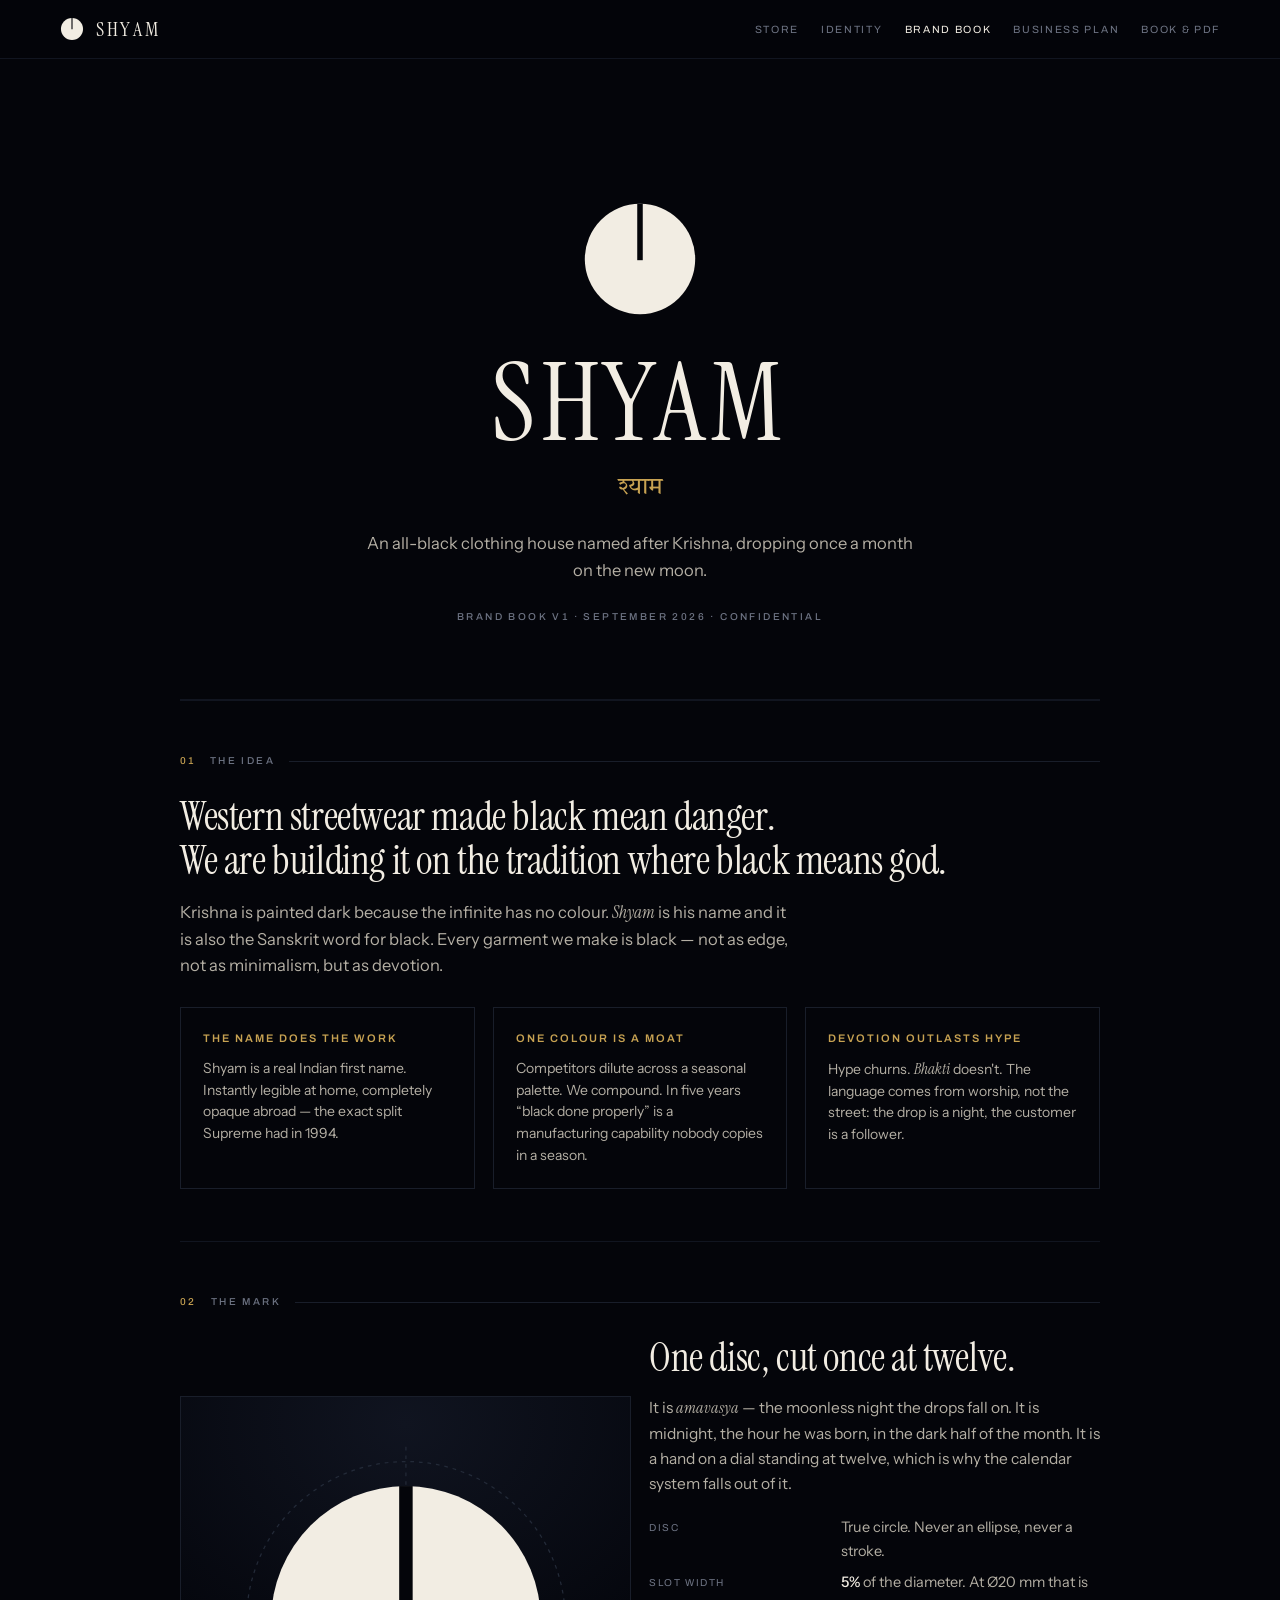
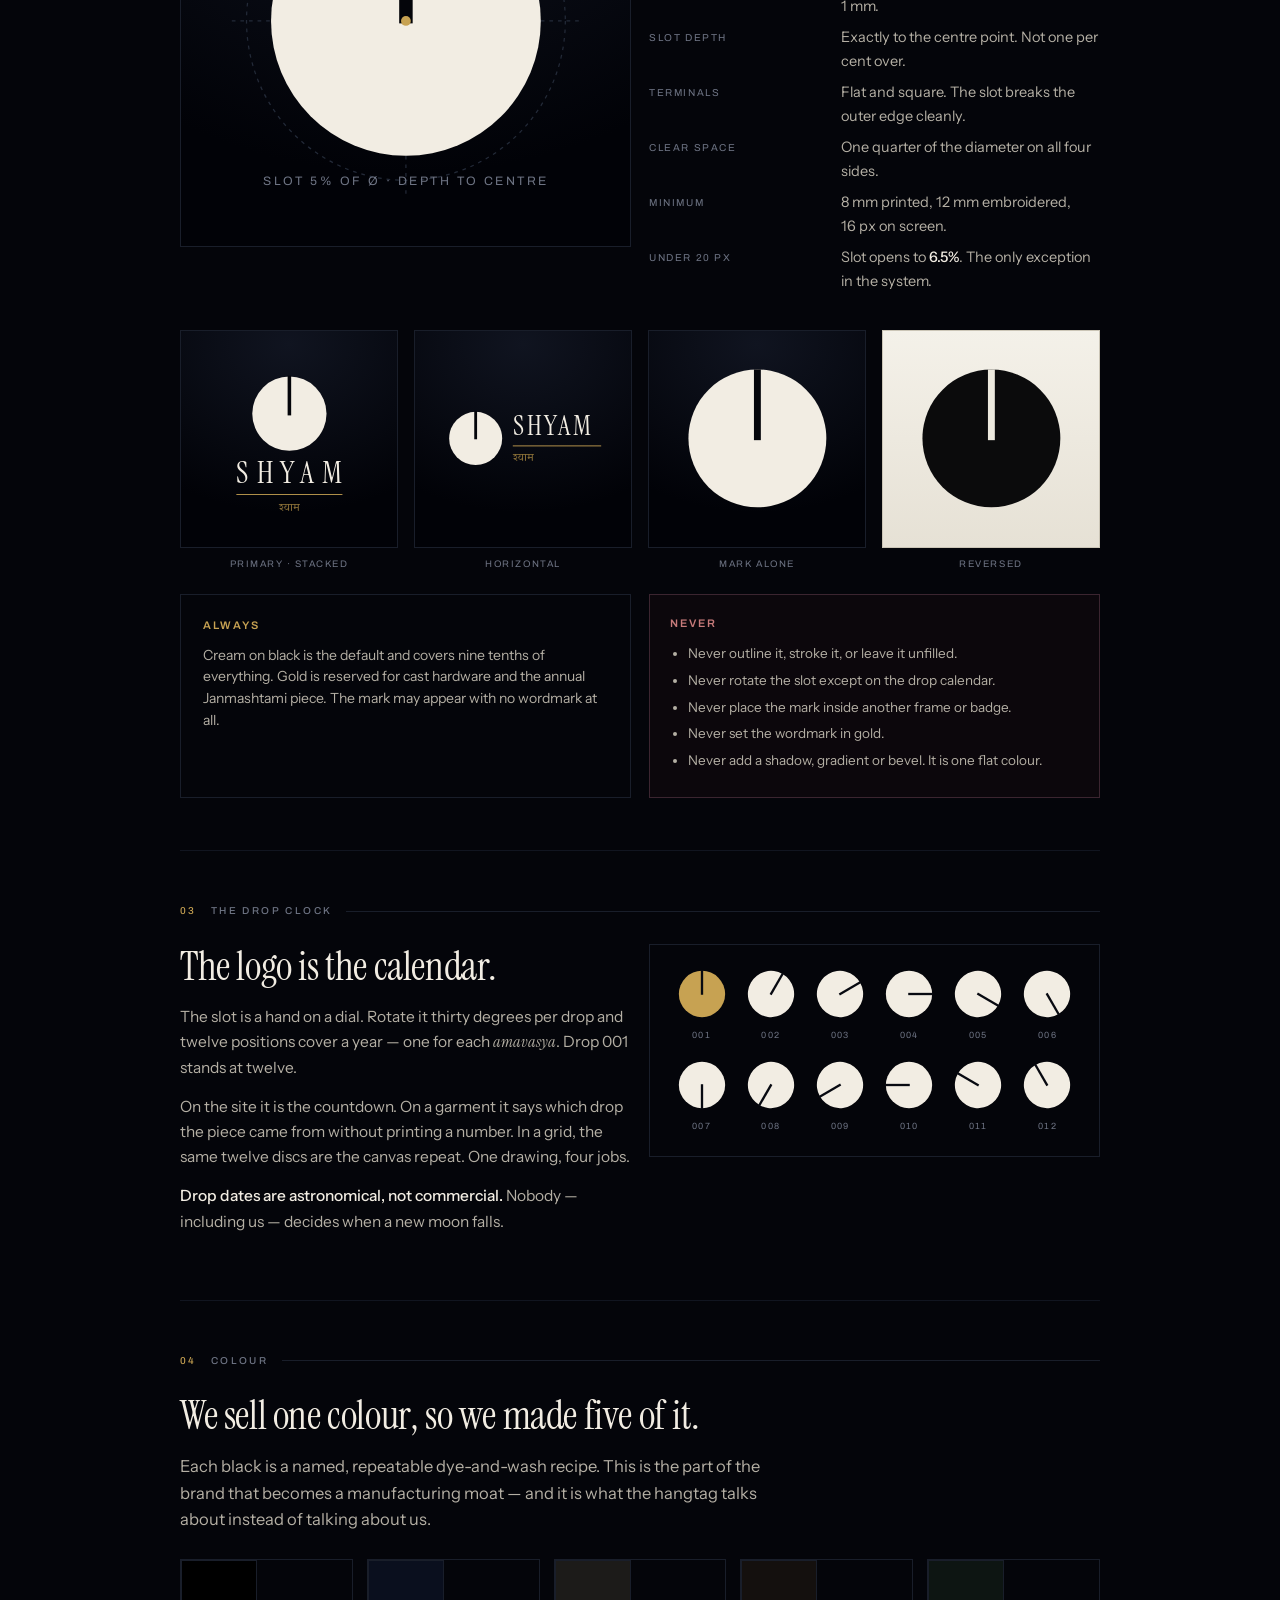
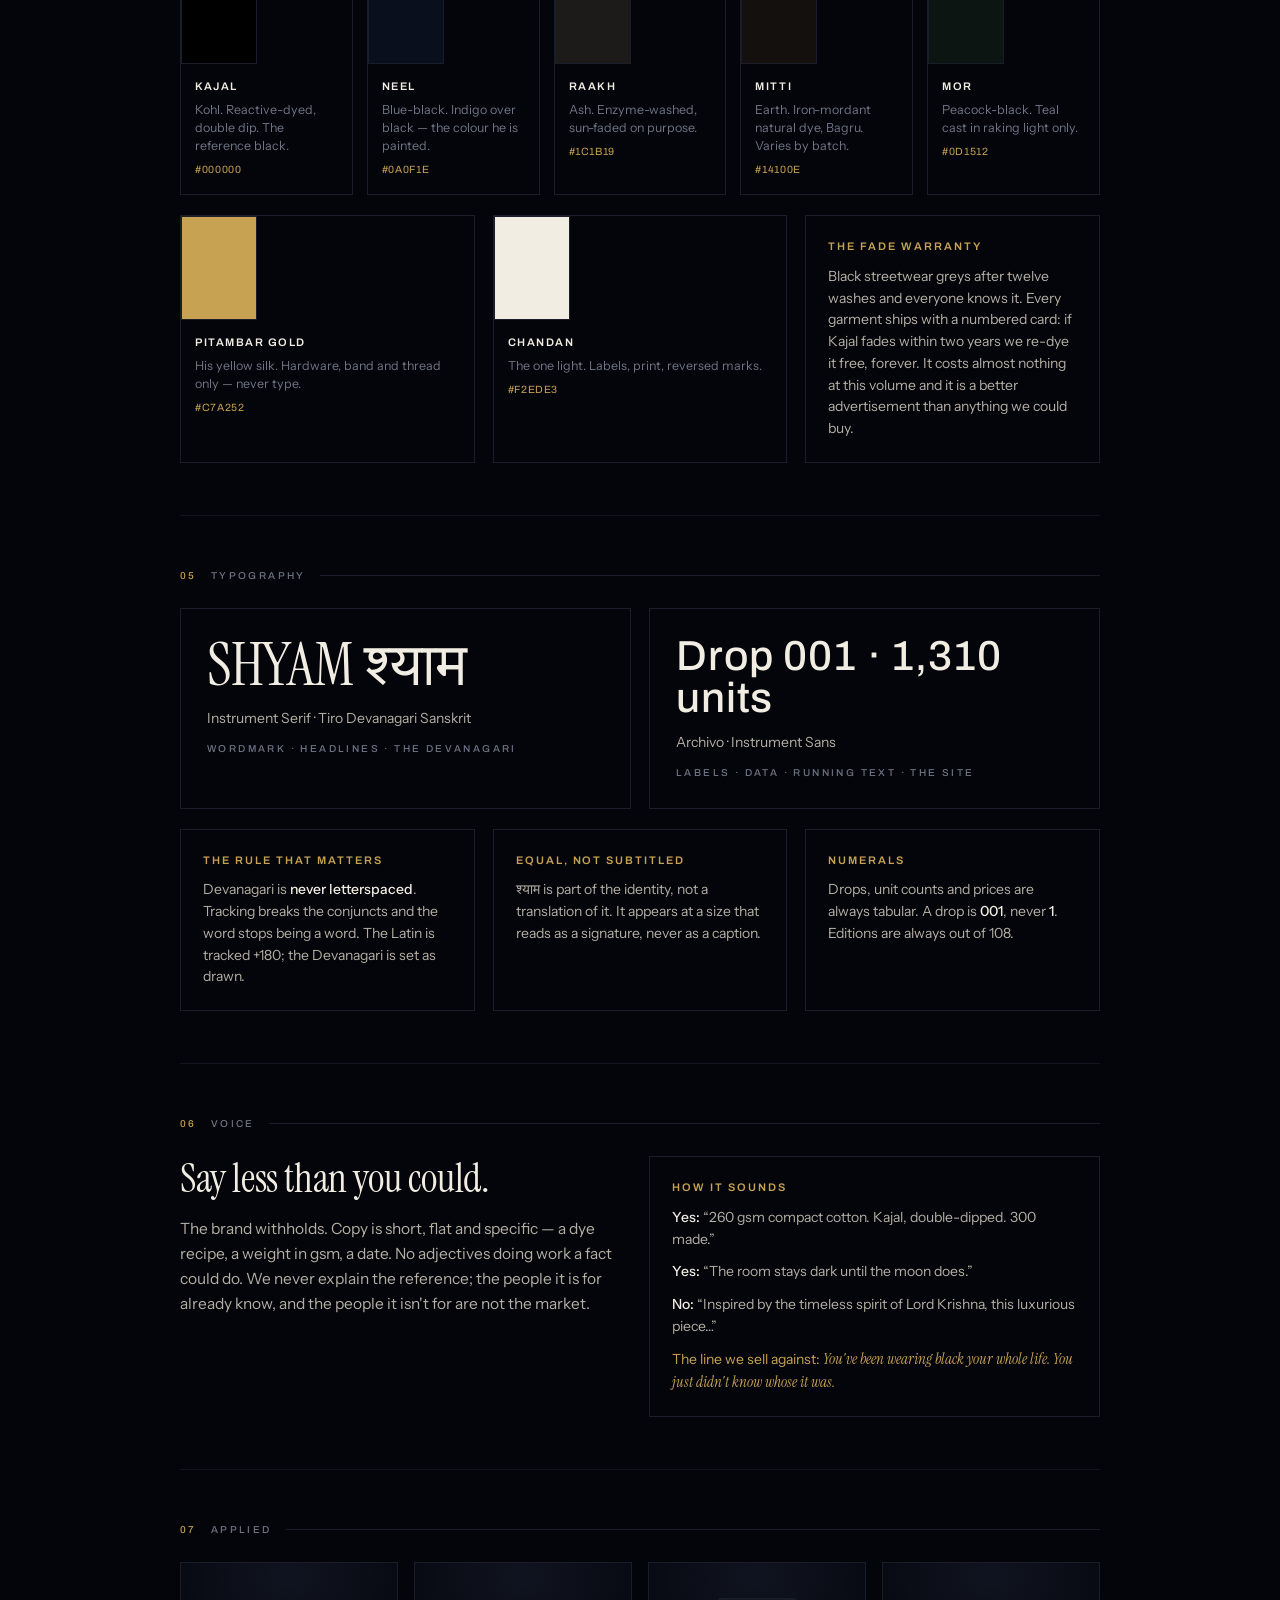
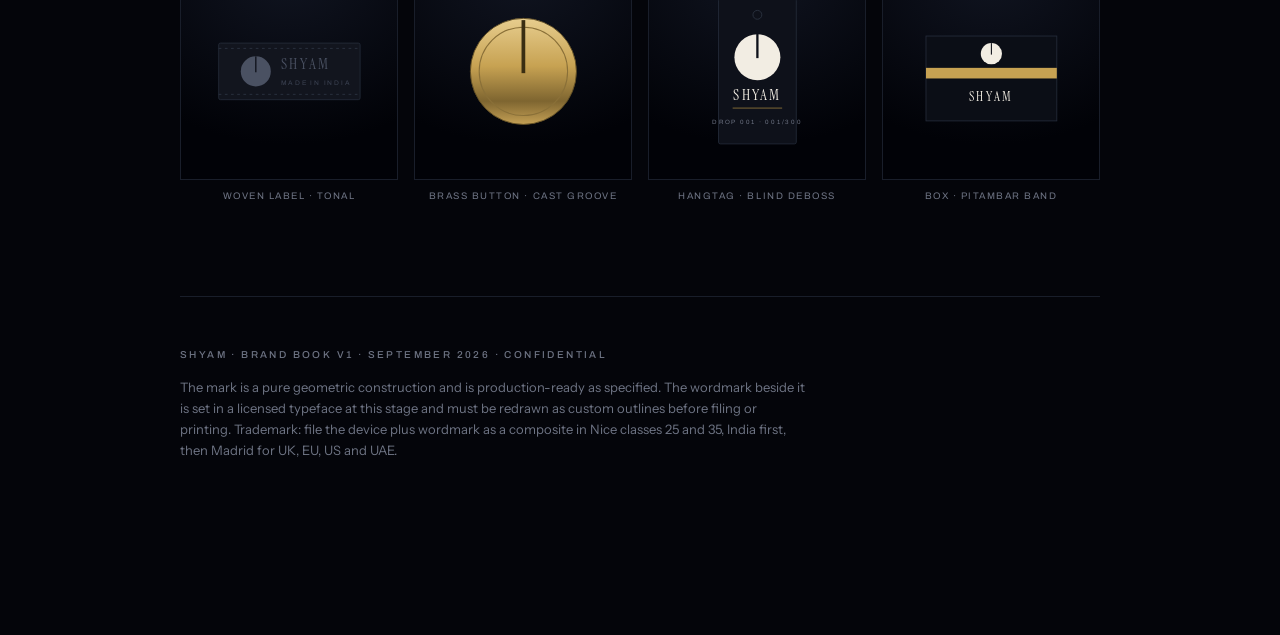
<file: brand.html>
<!doctype html>
<html lang="en">
<head>
<meta charset="utf-8">
<meta name="viewport" content="width=device-width, initial-scale=1">
<title>Shyam — Brand Book</title>
<meta name="description" content="The Shyam brand book: thesis, mark specification, the drop clock, the five blacks, typography, voice and applications.">
<link rel="icon" href="data:image/svg+xml,<svg xmlns='http://www.w3.org/2000/svg' viewBox='0 0 100 100'><circle cx='50' cy='50' r='46' fill='%23F2EDE3'/><rect x='47.7' y='4' width='4.6' height='47' fill='%2304050A'/></svg>">
<link rel="preconnect" href="https://fonts.googleapis.com">
<link rel="preconnect" href="https://fonts.gstatic.com" crossorigin>
<link rel="stylesheet" href="https://fonts.googleapis.com/css2?family=Archivo:wght@400;500;600&family=Instrument+Sans:wght@400;500&family=Instrument+Serif:ital@0;1&family=Tiro+Devanagari+Sanskrit&display=swap">
<link rel="stylesheet" href="assets/site.css?v=d0919dca">
<style>
.plate{border:1px solid var(--line);display:grid;place-items:center;padding:9%;
  background:radial-gradient(125% 100% at 50% 6%,#101420 0%,#010207 78%)}
.plate.sq{aspect-ratio:1/1}
.plate.lt{background:linear-gradient(180deg,#F4F1E9,#E6E1D5);border-color:#CBC5B6}
.plate svg{width:100%;height:100%}
figcaption{font-family:var(--label);font-size:9.5px;letter-spacing:.16em;text-transform:uppercase;
  color:var(--muted);margin-top:9px;text-align:center}
figure{margin:0}
.chip{border:1px solid var(--line)}
.chip .sw{height:104px;border-bottom:1px solid var(--line)}
.chip .t{padding:14px}
.chip .t b{display:block;font-family:var(--label);font-size:11px;letter-spacing:.14em;
  text-transform:uppercase;margin-bottom:5px;font-weight:600}
.chip .t span{display:block;font-size:12.5px;color:var(--muted);line-height:1.45}
.chip .t code{font-family:var(--label);font-size:10.5px;color:var(--gold);letter-spacing:.06em}
.g5{display:grid;grid-template-columns:repeat(5,1fr);gap:14px}
@media (max-width:860px){ .g5{grid-template-columns:repeat(3,1fr)} }
@media (max-width:520px){ .g5{grid-template-columns:repeat(2,1fr)} }
.no{border:1px solid #3B2530;background:rgba(120,40,50,.07);padding:20px}
.no h3{color:#C77A7A}
.no ul{margin:0;padding-left:18px;font-size:13.5px;color:var(--cream-dim);line-height:1.55}
.no li{margin-bottom:6px}
.spec{border:1px solid var(--line);padding:26px}
.spec .bg{font-family:var(--display);font-size:clamp(30px,5.4vw,60px);line-height:1;margin-bottom:12px}
.clock{display:grid;grid-template-columns:repeat(6,1fr);gap:16px 10px}
.clock figure{display:flex;flex-direction:column;align-items:center;gap:7px}
.clock svg{width:100%;max-width:54px;height:auto}
.clock i{font-family:var(--label);font-style:normal;font-size:9px;letter-spacing:.14em;color:var(--muted)}
.cover{padding:80px 0 60px;text-align:center;border-bottom:1px solid var(--line-soft)}
.cover .mk{width:120px;margin:0 auto 34px}
.cover h1{font-family:var(--display);font-weight:400;font-size:clamp(46px,10vw,108px);
  line-height:.94;letter-spacing:.06em;margin:0 0 14px}
.cover .dv{font-family:'Tiro Devanagari Sanskrit',serif;font-size:24px;color:var(--gold);margin-bottom:22px}
</style>
</head>
<body>

<nav>
  <div class="in">
    <a class="brand" href="index.html">
      <span class="mk"><svg viewBox="0 0 100 100" aria-hidden="true"><circle cx="50" cy="50" r="46" fill="#F2EDE3"/><rect x="47.7" y="4" width="4.6" height="47" fill="#04050A"/></svg></span>
      <span class="nm">SHYAM</span>
    </a>
    <div class="links">
      <a href="index.html">Store</a>
      <a href="logo.html">Identity</a>
      <a href="brand.html" style="color:var(--cream)">Brand book</a>
      <a href="plan.html">Business plan</a>
      <a href="book.html">Book &amp; PDF</a>
    </div>
  </div>
</nav>

<div class="doc">

<div class="cover">
  <div class="mk"><svg viewBox="0 0 200 200" role="img" aria-label="The Shyam mark"><circle cx="100" cy="100" r="92" fill="#F2EDE3"/><rect x="95.4" y="8" width="9.2" height="94" fill="#04050A"/></svg></div>
  <h1>SHYAM</h1>
  <div class="dv">श्याम</div>
  <p class="lede" style="margin:0 auto;max-width:50ch">An all-black clothing house named after Krishna, dropping once a month on the new moon.</p>
  <p class="lab" style="margin-top:26px">Brand book v1 &middot; September 2026 &middot; Confidential</p>
</div>

<!-- 01 -->
<section>
  <div class="rule"><span class="lab" style="color:var(--gold)">01</span><span class="lab">The idea</span></div>
  <h2>Western streetwear made black mean danger.<br>We are building it on the tradition where black means god.</h2>
  <p class="lede" style="margin-bottom:28px">Krishna is painted dark because the infinite has no colour. <em>Shyam</em> is his name and it is also the Sanskrit word for black. Every garment we make is black &mdash; not as edge, not as minimalism, but as devotion.</p>
  <div class="g3">
    <div class="card"><h3>The name does the work</h3><p>Shyam is a real Indian first name. Instantly legible at home, completely opaque abroad &mdash; the exact split Supreme had in 1994.</p></div>
    <div class="card"><h3>One colour is a moat</h3><p>Competitors dilute across a seasonal palette. We compound. In five years &ldquo;black done properly&rdquo; is a manufacturing capability nobody copies in a season.</p></div>
    <div class="card"><h3>Devotion outlasts hype</h3><p>Hype churns. <em>Bhakti</em> doesn't. The language comes from worship, not the street: the drop is a night, the customer is a follower.</p></div>
  </div>
</section>

<!-- 02 -->
<section>
  <div class="rule"><span class="lab" style="color:var(--gold)">02</span><span class="lab">The mark</span></div>
  <div class="g2" style="align-items:center">
    <div class="plate sq"><svg viewBox="0 0 300 300" id="grid" role="img" aria-label="The mark on its construction grid"></svg></div>
    <div>
      <h2>One disc, cut once at twelve.</h2>
      <p style="color:var(--cream-dim)">It is <em>amavasya</em> &mdash; the moonless night the drops fall on. It is midnight, the hour he was born, in the dark half of the month. It is a hand on a dial standing at twelve, which is why the calendar system falls out of it.</p>
      <dl class="kv" style="margin-top:20px">
        <dt>Disc</dt><dd>True circle. Never an ellipse, never a stroke.</dd>
        <dt>Slot width</dt><dd><b>5%</b> of the diameter. At Ø20&nbsp;mm that is 1&nbsp;mm.</dd>
        <dt>Slot depth</dt><dd>Exactly to the centre point. Not one per cent over.</dd>
        <dt>Terminals</dt><dd>Flat and square. The slot breaks the outer edge cleanly.</dd>
        <dt>Clear space</dt><dd>One quarter of the diameter on all four sides.</dd>
        <dt>Minimum</dt><dd>8&nbsp;mm printed, 12&nbsp;mm embroidered, 16&nbsp;px on screen.</dd>
        <dt>Under 20&nbsp;px</dt><dd>Slot opens to <b>6.5%</b>. The only exception in the system.</dd>
      </dl>
    </div>
  </div>
  <div class="g4" style="margin-top:22px">
    <figure><div class="plate sq"><svg viewBox="0 0 200 200"><circle cx="100" cy="72" r="42" fill="#F2EDE3"/><rect x="98" y="29" width="4" height="45" fill="#04050A"/><text x="100" y="150" text-anchor="middle" textLength="120" lengthAdjust="spacing" font-family="'Instrument Serif',serif" font-size="34" fill="#F2EDE3">SHYAM</text><rect x="40" y="163" width="120" height="1" fill="#C7A252"/><text x="100" y="182" text-anchor="middle" font-family="'Tiro Devanagari Sanskrit',serif" font-size="13" fill="#8A7038">श्याम</text></svg></div><figcaption>Primary · stacked</figcaption></figure>
    <figure><div class="plate sq"><svg viewBox="0 0 200 200"><circle cx="46" cy="100" r="30" fill="#F2EDE3"/><rect x="44.4" y="69" width="3.2" height="32" fill="#04050A"/><text x="88" y="96" font-family="'Instrument Serif',serif" font-size="30" letter-spacing="3.5" fill="#F2EDE3">SHYAM</text><rect x="88" y="108" width="100" height="1" fill="#C7A252"/><text x="88" y="126" font-family="'Tiro Devanagari Sanskrit',serif" font-size="12" fill="#8A7038">श्याम</text></svg></div><figcaption>Horizontal</figcaption></figure>
    <figure><div class="plate sq"><svg viewBox="0 0 200 200"><circle cx="100" cy="100" r="78" fill="#F2EDE3"/><rect x="96.1" y="22" width="7.8" height="80" fill="#04050A"/></svg></div><figcaption>Mark alone</figcaption></figure>
    <figure><div class="plate sq lt"><svg viewBox="0 0 200 200"><circle cx="100" cy="100" r="78" fill="#0B0B0C"/><rect x="96.1" y="22" width="7.8" height="80" fill="#EDE9DE"/></svg></div><figcaption>Reversed</figcaption></figure>
  </div>
  <div class="g2" style="margin-top:22px">
    <div class="card"><h3>Always</h3><p>Cream on black is the default and covers nine tenths of everything. Gold is reserved for cast hardware and the annual Janmashtami piece. The mark may appear with no wordmark at all.</p></div>
    <div class="no"><h3>Never</h3><ul>
      <li>Never outline it, stroke it, or leave it unfilled.</li>
      <li>Never rotate the slot except on the drop calendar.</li>
      <li>Never place the mark inside another frame or badge.</li>
      <li>Never set the wordmark in gold.</li>
      <li>Never add a shadow, gradient or bevel. It is one flat colour.</li>
    </ul></div>
  </div>
</section>

<!-- 03 -->
<section>
  <div class="rule"><span class="lab" style="color:var(--gold)">03</span><span class="lab">The drop clock</span></div>
  <div class="g2" style="align-items:start">
    <div>
      <h2>The logo is the calendar.</h2>
      <p style="color:var(--cream-dim)">The slot is a hand on a dial. Rotate it thirty degrees per drop and twelve positions cover a year &mdash; one for each <em>amavasya</em>. Drop 001 stands at twelve.</p>
      <p style="color:var(--cream-dim)">On the site it is the countdown. On a garment it says which drop the piece came from without printing a number. In a grid, the same twelve discs are the canvas repeat. One drawing, four jobs.</p>
      <p style="color:var(--cream-dim)"><b>Drop dates are astronomical, not commercial.</b> Nobody &mdash; including us &mdash; decides when a new moon falls.</p>
    </div>
    <div class="card"><div class="clock" id="clock"></div></div>
  </div>
</section>

<!-- 04 -->
<section>
  <div class="rule"><span class="lab" style="color:var(--gold)">04</span><span class="lab">Colour</span></div>
  <h2>We sell one colour, so we made five of it.</h2>
  <p class="lede" style="margin-bottom:26px">Each black is a named, repeatable dye-and-wash recipe. This is the part of the brand that becomes a manufacturing moat &mdash; and it is what the hangtag talks about instead of talking about us.</p>
  <div class="g5">
    <div class="chip"><div class="sw" style="background:#000"></div><div class="t"><b>Kajal</b><span>Kohl. Reactive-dyed, double dip. The reference black.</span><code>#000000</code></div></div>
    <div class="chip"><div class="sw" style="background:#0A0F1E"></div><div class="t"><b>Neel</b><span>Blue-black. Indigo over black — the colour he is painted.</span><code>#0A0F1E</code></div></div>
    <div class="chip"><div class="sw" style="background:#1C1B19"></div><div class="t"><b>Raakh</b><span>Ash. Enzyme-washed, sun-faded on purpose.</span><code>#1C1B19</code></div></div>
    <div class="chip"><div class="sw" style="background:#14100E"></div><div class="t"><b>Mitti</b><span>Earth. Iron-mordant natural dye, Bagru. Varies by batch.</span><code>#14100E</code></div></div>
    <div class="chip"><div class="sw" style="background:#0D1512"></div><div class="t"><b>Mor</b><span>Peacock-black. Teal cast in raking light only.</span><code>#0D1512</code></div></div>
  </div>
  <div class="g3" style="margin-top:20px">
    <div class="chip"><div class="sw" style="background:#C7A252"></div><div class="t"><b>Pitambar gold</b><span>His yellow silk. Hardware, band and thread only — never type.</span><code>#C7A252</code></div></div>
    <div class="chip"><div class="sw" style="background:#F2EDE3"></div><div class="t"><b>Chandan</b><span>The one light. Labels, print, reversed marks.</span><code>#F2EDE3</code></div></div>
    <div class="card"><h3>The fade warranty</h3><p>Black streetwear greys after twelve washes and everyone knows it. Every garment ships with a numbered card: if Kajal fades within two years we re-dye it free, forever. It costs almost nothing at this volume and it is a better advertisement than anything we could buy.</p></div>
  </div>
</section>

<!-- 05 -->
<section>
  <div class="rule"><span class="lab" style="color:var(--gold)">05</span><span class="lab">Typography</span></div>
  <div class="g2">
    <div class="spec">
      <div class="bg">SHYAM श्याम</div>
      <p style="color:var(--cream-dim);font-size:14px;margin:0 0 12px">Instrument Serif &middot; Tiro Devanagari Sanskrit</p>
      <p class="lab" style="margin:0">Wordmark &middot; headlines &middot; the Devanagari</p>
    </div>
    <div class="spec">
      <div class="bg" style="font-family:var(--label);font-weight:500;font-size:clamp(24px,4vw,42px);letter-spacing:.02em">Drop 001 &middot; 1,310 units</div>
      <p style="color:var(--cream-dim);font-size:14px;margin:0 0 12px">Archivo &middot; Instrument Sans</p>
      <p class="lab" style="margin:0">Labels &middot; data &middot; running text &middot; the site</p>
    </div>
  </div>
  <div class="g3" style="margin-top:20px">
    <div class="card"><h3>The rule that matters</h3><p>Devanagari is <b>never letterspaced</b>. Tracking breaks the conjuncts and the word stops being a word. The Latin is tracked +180; the Devanagari is set as drawn.</p></div>
    <div class="card"><h3>Equal, not subtitled</h3><p>श्याम is part of the identity, not a translation of it. It appears at a size that reads as a signature, never as a caption.</p></div>
    <div class="card"><h3>Numerals</h3><p>Drops, unit counts and prices are always tabular. A drop is <b>001</b>, never <b>1</b>. Editions are always out of 108.</p></div>
  </div>
</section>

<!-- 06 -->
<section>
  <div class="rule"><span class="lab" style="color:var(--gold)">06</span><span class="lab">Voice</span></div>
  <div class="g2">
    <div>
      <h2>Say less than you could.</h2>
      <p style="color:var(--cream-dim)">The brand withholds. Copy is short, flat and specific &mdash; a dye recipe, a weight in gsm, a date. No adjectives doing work a fact could do. We never explain the reference; the people it is for already know, and the people it isn't for are not the market.</p>
    </div>
    <div class="card">
      <h3>How it sounds</h3>
      <p><b>Yes:</b> &ldquo;260 gsm compact cotton. Kajal, double-dipped. 300 made.&rdquo;</p>
      <p><b>Yes:</b> &ldquo;The room stays dark until the moon does.&rdquo;</p>
      <p><b>No:</b> &ldquo;Inspired by the timeless spirit of Lord Krishna, this luxurious piece&hellip;&rdquo;</p>
      <p style="color:var(--gold)">The line we sell against: <em>You've been wearing black your whole life. You just didn't know whose it was.</em></p>
    </div>
  </div>
</section>

<!-- 07 -->
<section>
  <div class="rule"><span class="lab" style="color:var(--gold)">07</span><span class="lab">Applied</span></div>
  <div class="g4">
    <figure><div class="plate sq"><svg viewBox="0 0 200 200" role="img" aria-label="Tonal woven neck label"><rect x="20" y="68" width="160" height="64" rx="2" fill="#12151E" stroke="#242A38"/><line x1="20" y1="74" x2="180" y2="74" stroke="#2C3341" stroke-dasharray="3 4"/><line x1="20" y1="126" x2="180" y2="126" stroke="#2C3341" stroke-dasharray="3 4"/><circle cx="62" cy="100" r="17" fill="#4A5162"/><rect x="61.2" y="83" width="1.6" height="18" fill="#12151E"/><text x="90" y="97" font-family="'Instrument Serif',serif" font-size="17" letter-spacing="3" fill="#4A5162">SHYAM</text><text x="90" y="115" font-family="Archivo" font-size="7.5" letter-spacing="2" fill="#3B4252">MADE IN INDIA</text></svg></div><figcaption>Woven label · tonal</figcaption></figure>
    <figure><div class="plate sq"><svg viewBox="0 0 200 200" role="img" aria-label="Cast brass button"><defs><linearGradient id="br2" x1="0" y1="0" x2="0" y2="1"><stop offset="0%" stop-color="#E7CD8E"/><stop offset="45%" stop-color="#C7A252"/><stop offset="78%" stop-color="#7E6530"/><stop offset="100%" stop-color="#C4A055"/></linearGradient></defs><circle cx="100" cy="100" r="60" fill="url(#br2)" stroke="#5E4B22"/><circle cx="100" cy="100" r="50" fill="none" stroke="#8A7038" stroke-width="1.2"/><rect x="97.9" y="42" width="4.2" height="60" fill="#3A2E12"/></svg></div><figcaption>Brass button · cast groove</figcaption></figure>
    <figure><div class="plate sq"><svg viewBox="0 0 200 200" role="img" aria-label="Blind debossed hangtag"><rect x="56" y="18" width="88" height="164" rx="2" fill="#0E111A" stroke="#242A38"/><circle cx="100" cy="36" r="5" fill="none" stroke="#2C3341"/><circle cx="100" cy="84" r="26" fill="#F2EDE3"/><rect x="98.7" y="57" width="2.6" height="28" fill="#0E111A"/><text x="100" y="132" text-anchor="middle" font-family="'Instrument Serif',serif" font-size="17" letter-spacing="2.5" fill="#F2EDE3">SHYAM</text><rect x="72" y="141" width="56" height="1" fill="#8A7038"/><text x="100" y="160" text-anchor="middle" font-family="Archivo" font-size="7" letter-spacing="2" fill="#6E7484">DROP 001 · 001/300</text></svg></div><figcaption>Hangtag · blind deboss</figcaption></figure>
    <figure><div class="plate sq"><svg viewBox="0 0 200 200" role="img" aria-label="Shipping box with gold band"><rect x="26" y="60" width="148" height="96" fill="#0B0E16" stroke="#242A38"/><rect x="26" y="96" width="148" height="12" fill="#C7A252"/><circle cx="100" cy="80" r="12" fill="#F2EDE3"/><rect x="99.4" y="68" width="1.2" height="13" fill="#0B0E16"/><text x="100" y="134" text-anchor="middle" font-family="'Instrument Serif',serif" font-size="15" letter-spacing="3" fill="#F2EDE3">SHYAM</text></svg></div><figcaption>Box · pitambar band</figcaption></figure>
  </div>
</section>

<footer style="border-top:1px solid var(--line);margin-top:40px">
  <span class="lab">Shyam &middot; brand book v1 &middot; September 2026 &middot; confidential</span>
  <p style="margin-top:12px;max-width:70ch">The mark is a pure geometric construction and is production-ready as specified. The wordmark beside it is set in a licensed typeface at this stage and must be redrawn as custom outlines before filing or printing. Trademark: file the device plus wordmark as a composite in Nice classes 25 and 35, India first, then Madrid for UK, EU, US and UAE.</p>
</footer>

</div>

<script>
(function(){
  var NS='http://www.w3.org/2000/svg';
  function el(n,a){var e=document.createElementNS(NS,n);for(var k in a)e.setAttribute(k,a[k]);return e;}
  var g=document.getElementById('grid');
  if(g){
    g.appendChild(el('circle',{cx:150,cy:150,r:130,fill:'none',stroke:'#232A38','stroke-width':1,'stroke-dasharray':'3 4'}));
    g.appendChild(el('line',{x1:150,y1:8,x2:150,y2:292,stroke:'#232A38','stroke-width':1,'stroke-dasharray':'3 4'}));
    g.appendChild(el('line',{x1:8,y1:150,x2:292,y2:150,stroke:'#232A38','stroke-width':1,'stroke-dasharray':'3 4'}));
    g.appendChild(el('circle',{cx:150,cy:150,r:110,fill:'#F2EDE3'}));
    g.appendChild(el('rect',{x:144.5,y:40,width:11,height:112,fill:'#04050A'}));
    g.appendChild(el('circle',{cx:150,cy:150,r:4,fill:'#C7A252'}));
    var t=el('text',{x:150,y:284,'text-anchor':'middle','font-family':'Archivo','font-size':10,'letter-spacing':2,fill:'#6E7484'});
    t.textContent='SLOT 5% OF Ø  ·  DEPTH TO CENTRE';
    g.appendChild(t);
  }
  var DATES=['11 Oct 2026','10 Nov 2026','9 Dec 2026','8 Jan 2027','6 Feb 2027','8 Mar 2027',
             '6 Apr 2027','6 May 2027','4 Jun 2027','4 Jul 2027','2 Aug 2027','1 Sep 2027'];
  var c=document.getElementById('clock');
  if(c){
    DATES.forEach(function(d,i){
      var f=document.createElement('figure');
      f.innerHTML='<svg viewBox="0 0 70 70" aria-hidden="true"><g transform="rotate('+(i*30)+' 35 35)">'+
        '<circle cx="35" cy="35" r="30" fill="'+(i===0?'#C7A252':'#F2EDE3')+'"/>'+
        '<rect x="33.5" y="4" width="3" height="32" fill="#080A11"/></g></svg>'+
        '<i>'+String(i+1).padStart(3,'0')+'</i>';
      f.title='Drop '+String(i+1).padStart(3,'0')+' · '+d;
      c.appendChild(f);
    });
  }
})();
</script>
</body>
</html>
</file>
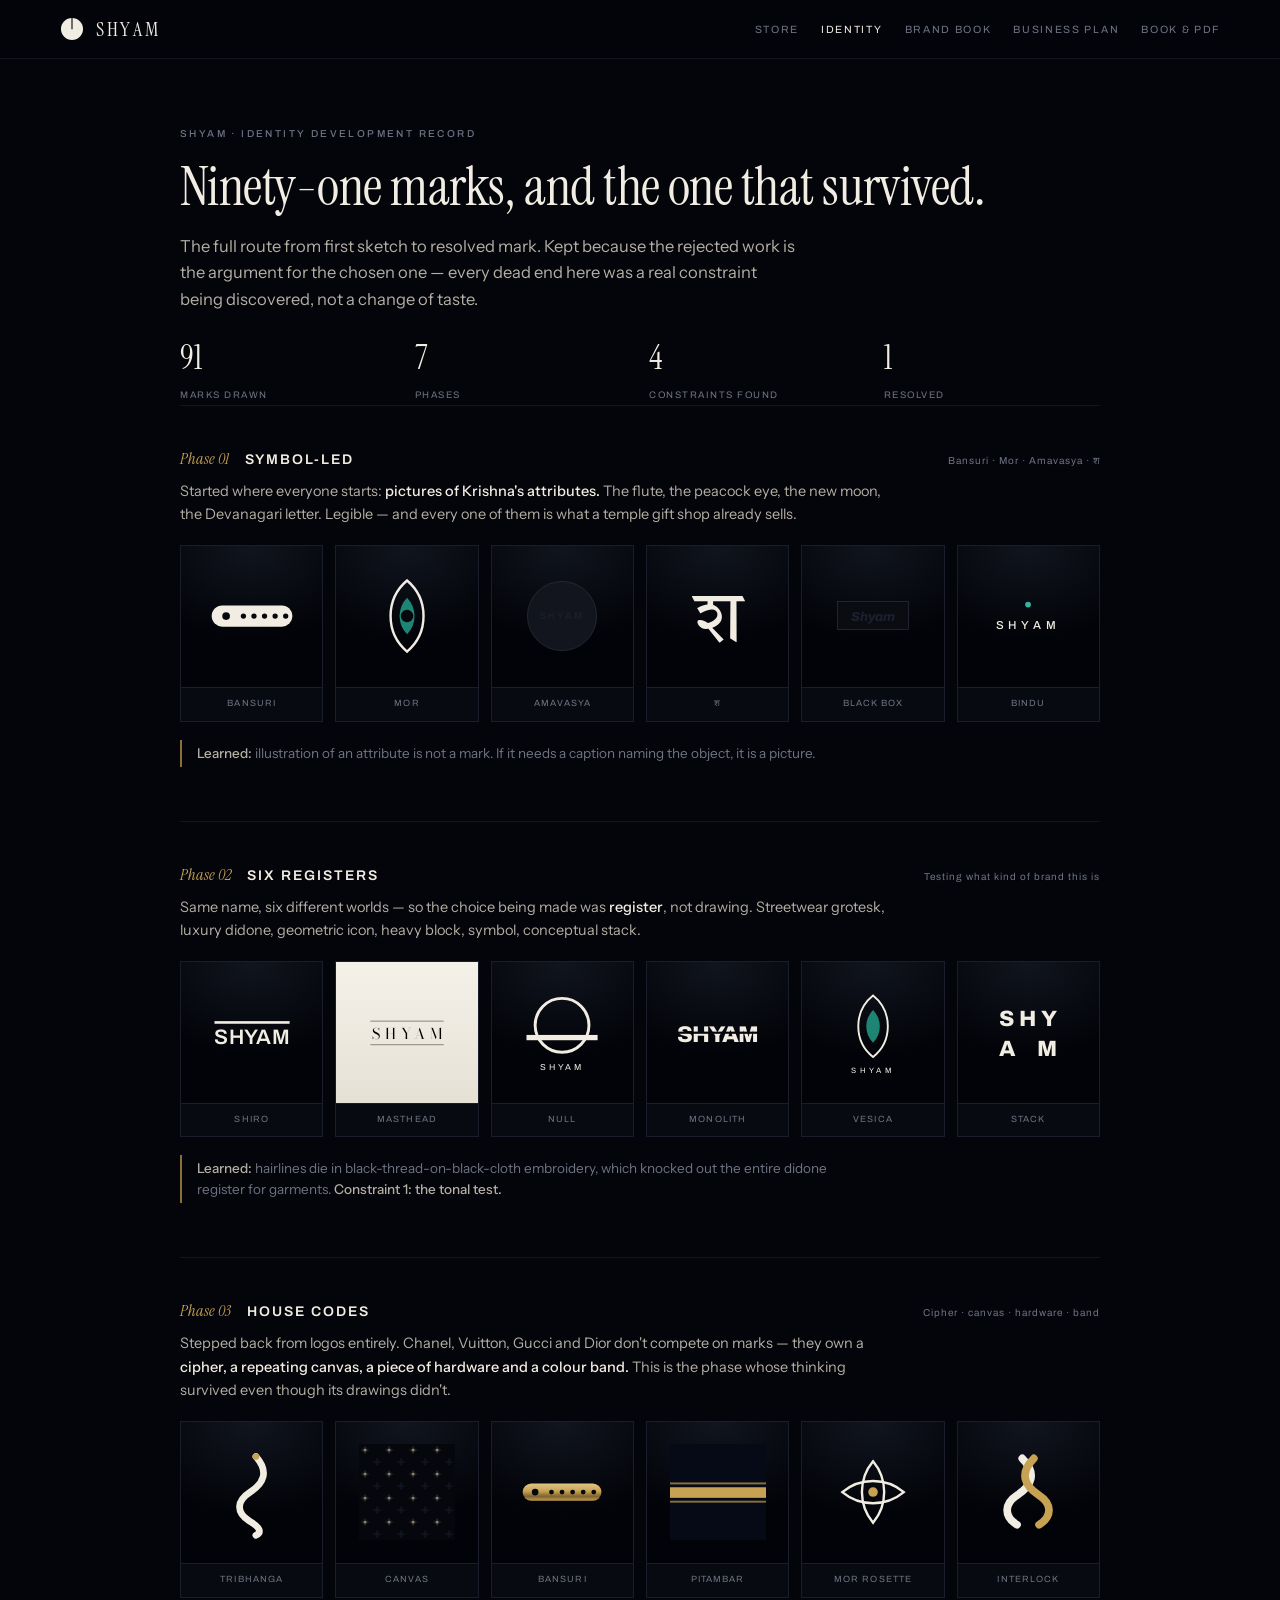
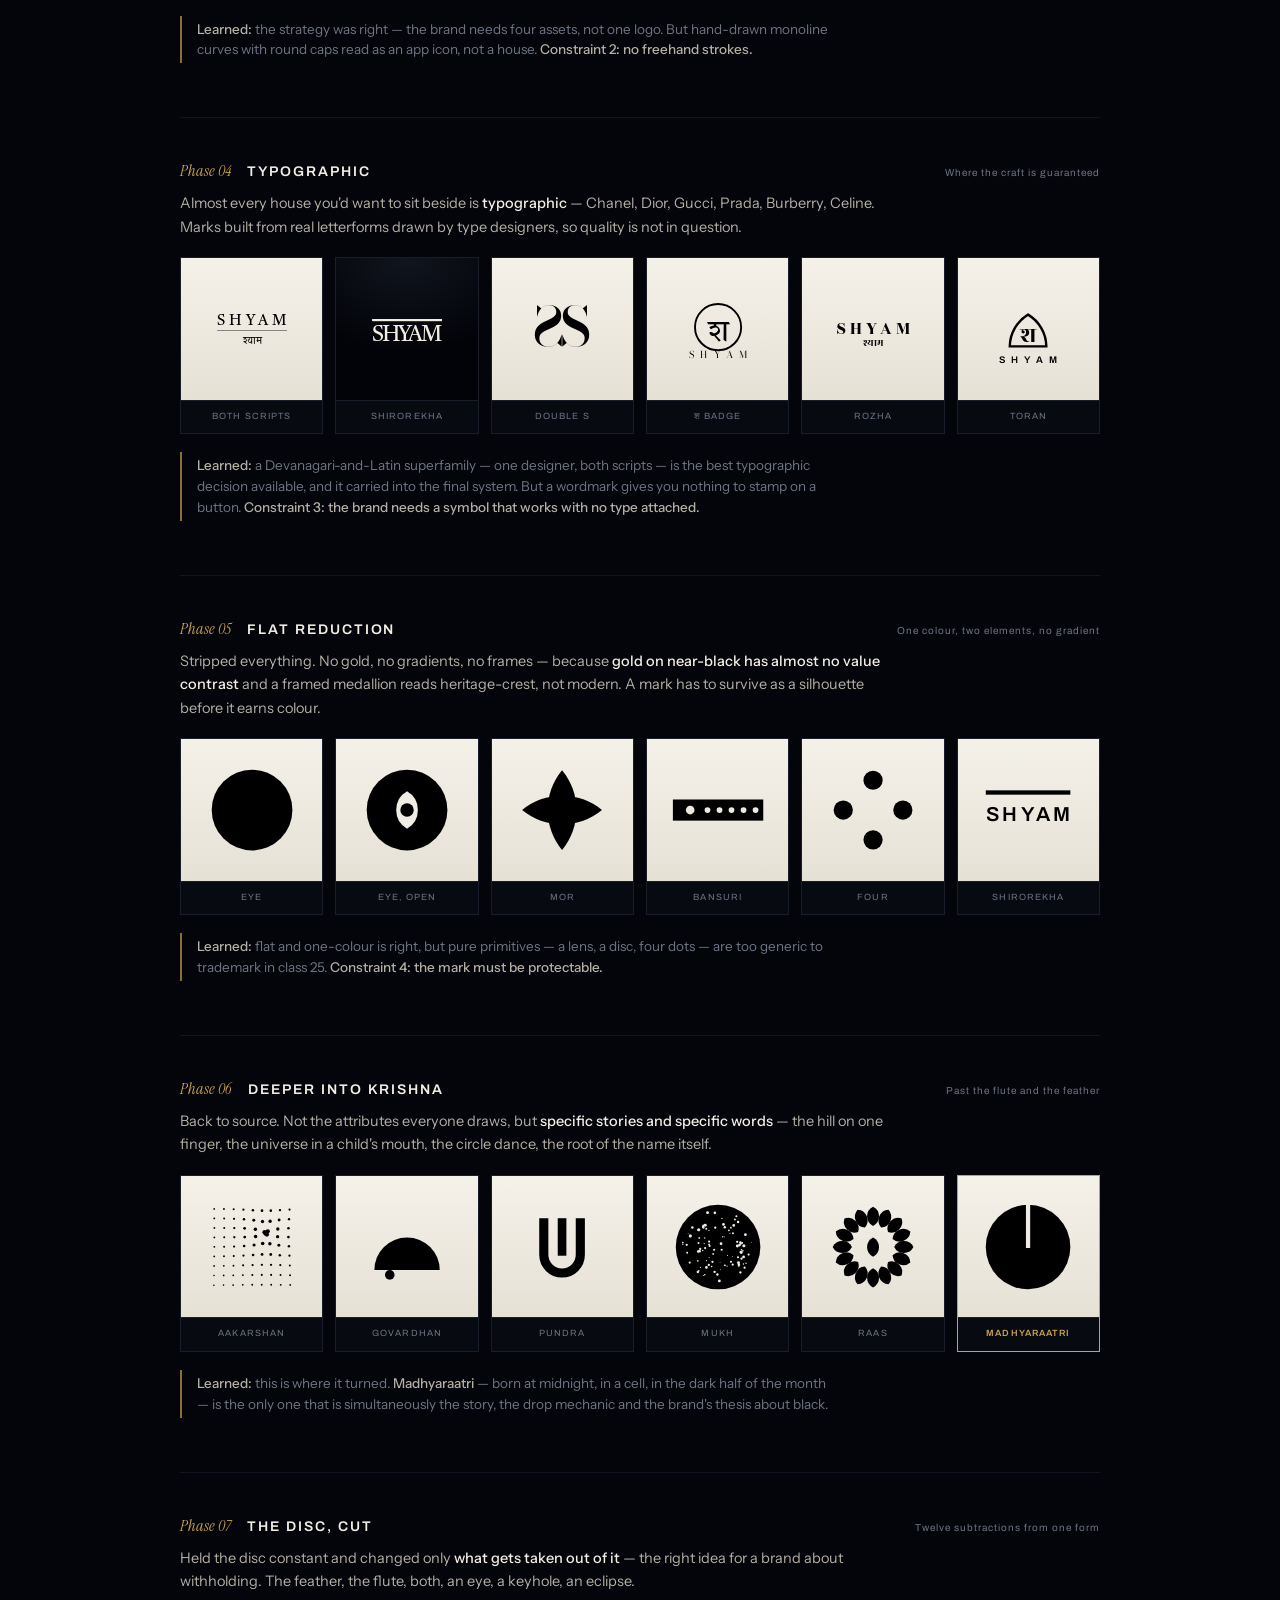
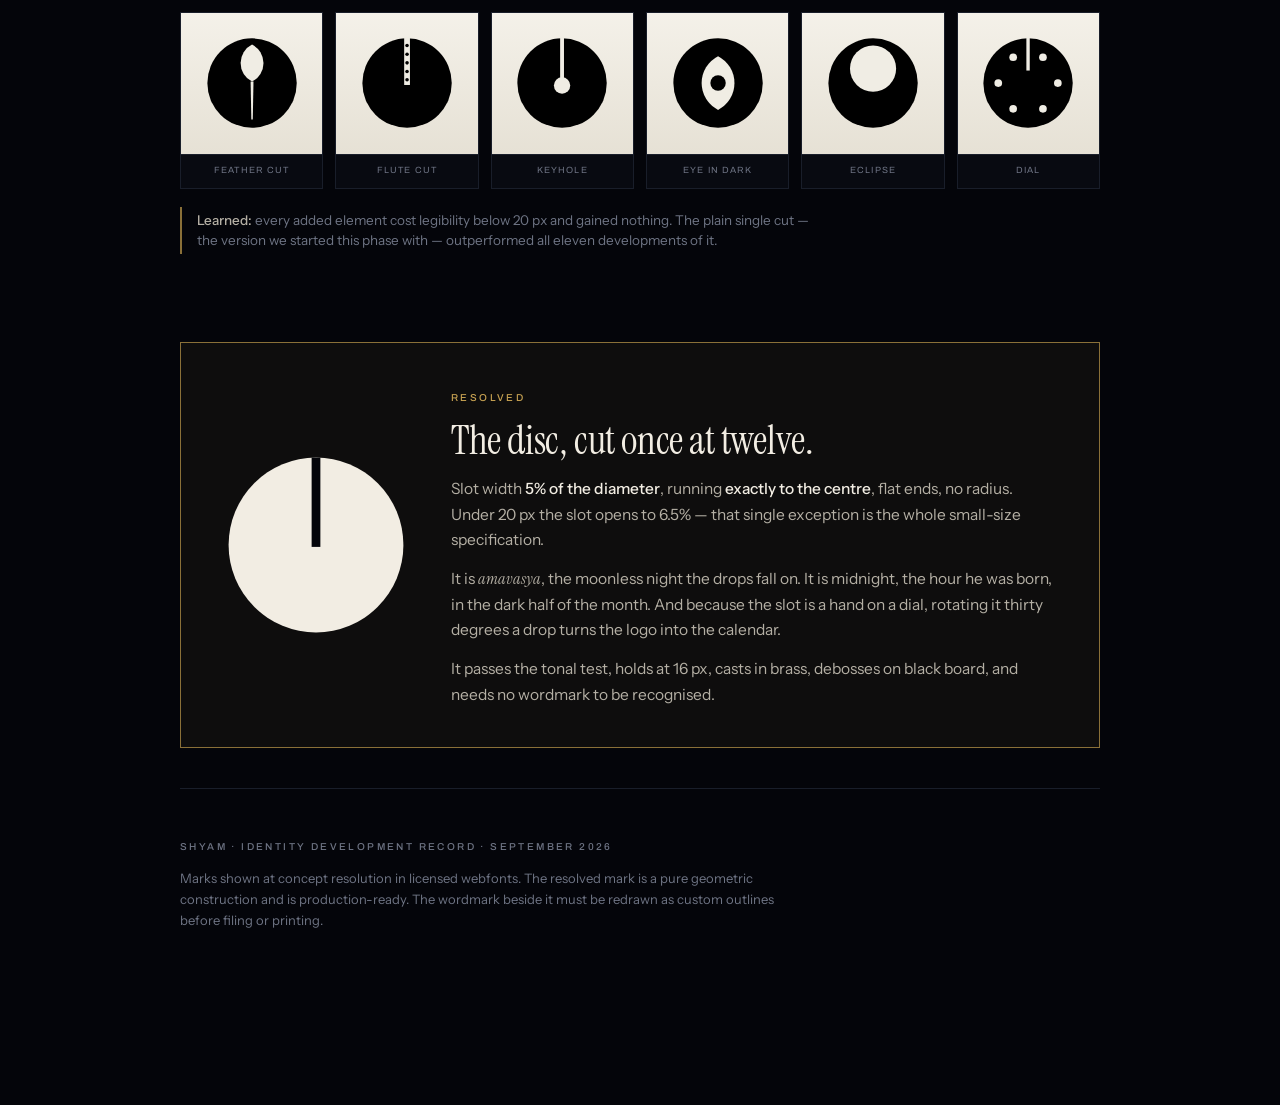
<file: logo.html>
<!doctype html>
<html lang="en">
<head>
<meta charset="utf-8">
<meta name="viewport" content="width=device-width, initial-scale=1">
<title>Shyam — Identity Development</title>
<meta name="description" content="Ninety-one marks explored for Shyam, the constraint each phase uncovered, and the resolved mark.">
<link rel="icon" href="data:image/svg+xml,<svg xmlns='http://www.w3.org/2000/svg' viewBox='0 0 100 100'><circle cx='50' cy='50' r='46' fill='%23F2EDE3'/><rect x='47.7' y='4' width='4.6' height='47' fill='%2304050A'/></svg>">
<link rel="preconnect" href="https://fonts.googleapis.com">
<link rel="preconnect" href="https://fonts.gstatic.com" crossorigin>
<link rel="stylesheet" href="https://fonts.googleapis.com/css2?family=Archivo:wght@400;500;600;700;800&family=Bodoni+Moda:opsz,wght@6..96,400..600&family=Instrument+Sans:wght@400;500&family=Instrument+Serif:ital@0;1&family=Rozha+One&family=Tiro+Devanagari+Sanskrit&display=swap">
<link rel="stylesheet" href="assets/site.css?v=d0919dca">
<style>
.tiles{display:grid;grid-template-columns:repeat(6,1fr);gap:12px}
@media (max-width:1000px){ .tiles{grid-template-columns:repeat(3,1fr)} }
@media (max-width:560px){ .tiles{grid-template-columns:repeat(2,1fr)} }
.tile{border:1px solid var(--line);background:var(--plate)}
.tile .a{aspect-ratio:1/1;display:grid;place-items:center;padding:16%;
  background:radial-gradient(120% 90% at 50% 0%,#11151F 0%,#020308 74%)}
.tile .a.lt{background:linear-gradient(180deg,#F4F1E9,#E6E1D5)}
.tile .a svg{width:100%;height:100%}
.tile .l{border-top:1px solid var(--line);padding:8px 8px 10px;font-family:var(--label);
  font-size:9px;letter-spacing:.12em;text-transform:uppercase;color:var(--muted);text-align:center}
.tile.win{border-color:var(--gold)}
.tile.win .l{color:var(--gold);font-weight:600}
.phase{border-top:1px solid var(--line-soft);padding:40px 0}
.ph{display:flex;align-items:baseline;gap:16px;flex-wrap:wrap;margin-bottom:8px}
.ph .n{font-family:var(--display);font-style:italic;font-size:16px;color:var(--gold)}
.ph .t{font-family:var(--label);font-size:14px;font-weight:600;letter-spacing:.14em;text-transform:uppercase}
.ph .d{margin-left:auto;font-family:var(--label);font-size:10px;color:var(--muted);letter-spacing:.1em}
.why{max-width:72ch;color:var(--cream-dim);font-size:14.5px;margin-bottom:18px}
.learn{border-left:2px solid var(--gold-dim);padding:3px 0 3px 15px;margin-top:18px;
  max-width:72ch;font-size:13.5px;color:var(--muted);line-height:1.55}
.learn b{color:var(--cream-dim)}
.final{border:1px solid var(--gold-dim);background:rgba(199,162,82,.05);padding:40px;
  margin-top:34px;display:grid;grid-template-columns:190px 1fr;gap:40px;align-items:center}
@media (max-width:700px){ .final{grid-template-columns:1fr;gap:24px;padding:26px} }
.final svg{width:100%;height:auto}
.stats{display:grid;grid-template-columns:repeat(4,1fr);gap:18px;margin-top:28px}
@media (max-width:620px){ .stats{grid-template-columns:repeat(2,1fr)} }
.stats b{display:block;font-family:var(--display);font-size:34px;line-height:1;margin-bottom:5px}
.stats span{font-family:var(--label);font-size:9.5px;letter-spacing:.16em;color:var(--muted)}
</style>
</head>
<body>

<nav>
  <div class="in">
    <a class="brand" href="index.html">
      <span class="mk"><svg viewBox="0 0 100 100" aria-hidden="true"><circle cx="50" cy="50" r="46" fill="#F2EDE3"/><rect x="47.7" y="4" width="4.6" height="47" fill="#04050A"/></svg></span>
      <span class="nm">SHYAM</span>
    </a>
    <div class="links">
      <a href="index.html">Store</a>
      <a href="logo.html" style="color:var(--cream)">Identity</a>
      <a href="brand.html">Brand book</a>
      <a href="plan.html">Business plan</a>
      <a href="book.html">Book &amp; PDF</a>
    </div>
  </div>
</nav>

<div class="doc">

<header>
  <span class="lab">Shyam &middot; Identity development record</span>
  <h1>Ninety-one marks, and the one that survived.</h1>
  <p class="lede">The full route from first sketch to resolved mark. Kept because the rejected work is the argument for the chosen one &mdash; every dead end here was a real constraint being discovered, not a change of taste.</p>
  <div class="stats">
    <div><b>91</b><span>MARKS DRAWN</span></div>
    <div><b>7</b><span>PHASES</span></div>
    <div><b>4</b><span>CONSTRAINTS FOUND</span></div>
    <div><b>1</b><span>RESOLVED</span></div>
  </div>
</header>

<!-- PHASE 1 -->
<div class="phase">
  <div class="ph"><span class="n">Phase 01</span><span class="t">Symbol-led</span><span class="d">Bansuri &middot; Mor &middot; Amavasya &middot; श</span></div>
  <p class="why">Started where everyone starts: <b>pictures of Krishna's attributes.</b> The flute, the peacock eye, the new moon, the Devanagari letter. Legible &mdash; and every one of them is what a temple gift shop already sells.</p>
  <div class="tiles">
    <div class="tile"><div class="a"><svg viewBox="0 0 200 120"><defs><mask id="d1"><rect width="200" height="120" fill="#fff"/><circle cx="46" cy="60" r="8"/><circle cx="82" cy="60" r="5.5"/><circle cx="104" cy="60" r="5.5"/><circle cx="126" cy="60" r="5.5"/><circle cx="148" cy="60" r="5.5"/><circle cx="170" cy="60" r="5.5"/></mask></defs><rect x="16" y="38" width="168" height="44" rx="22" fill="#F2EDE3" mask="url(#d1)"/></svg></div><div class="l">Bansuri</div></div>
    <div class="tile"><div class="a"><svg viewBox="0 0 200 200"><path d="M100 26 A97 97 0 0 1 100 174 A97 97 0 0 1 100 26 Z" fill="none" stroke="#F2EDE3" stroke-width="5"/><path d="M100 62 A54 54 0 0 1 100 138 A54 54 0 0 1 100 62 Z" fill="#1E8574"/><circle cx="100" cy="100" r="13" fill="#07080D"/></svg></div><div class="l">Mor</div></div>
    <div class="tile"><div class="a"><svg viewBox="0 0 200 200"><circle cx="100" cy="100" r="72" fill="#12151E" stroke="#39414F"/><text x="100" y="106" text-anchor="middle" font-family="Archivo" font-size="20" font-weight="600" letter-spacing="4" fill="#1B2029">SHYAM</text></svg></div><div class="l">Amavasya</div></div>
    <div class="tile"><div class="a"><svg viewBox="0 0 200 200"><text x="100" y="152" text-anchor="middle" font-family="'Tiro Devanagari Sanskrit',serif" font-size="150" fill="#F2EDE3">श</text></svg></div><div class="l">श</div></div>
    <div class="tile"><div class="a"><svg viewBox="0 0 200 120"><rect x="26" y="30" width="148" height="58" fill="#0A0C12" stroke="#39414F"/><text x="100" y="70" text-anchor="middle" font-family="Archivo" font-style="italic" font-weight="800" font-size="27" fill="#1B202C">Shyam</text></svg></div><div class="l">Black box</div></div>
    <div class="tile"><div class="a"><svg viewBox="0 0 200 120"><circle cx="100" cy="36" r="6" fill="#35B39C"/><text x="100" y="86" text-anchor="middle" font-family="Archivo" font-size="24" font-weight="500" letter-spacing="10" fill="#F2EDE3">SHYAM</text></svg></div><div class="l">Bindu</div></div>
  </div>
  <p class="learn"><b>Learned:</b> illustration of an attribute is not a mark. If it needs a caption naming the object, it is a picture.</p>
</div>

<!-- PHASE 2 -->
<div class="phase">
  <div class="ph"><span class="n">Phase 02</span><span class="t">Six registers</span><span class="d">Testing what kind of brand this is</span></div>
  <p class="why">Same name, six different worlds &mdash; so the choice being made was <b>register</b>, not drawing. Streetwear grotesk, luxury didone, geometric icon, heavy block, symbol, conceptual stack.</p>
  <div class="tiles">
    <div class="tile"><div class="a"><svg viewBox="0 0 220 90"><rect x="24" y="20" width="172" height="6" fill="#F2EDE3"/><text x="110" y="72" text-anchor="middle" textLength="172" lengthAdjust="spacing" font-family="Archivo" font-weight="600" font-size="48" fill="#F2EDE3">SHYAM</text></svg></div><div class="l">Shiro</div></div>
    <div class="tile"><div class="a lt"><svg viewBox="0 0 220 90"><line x1="26" y1="20" x2="194" y2="20" stroke="#000"/><text x="110" y="62" text-anchor="middle" textLength="160" lengthAdjust="spacing" font-family="'Bodoni Moda',serif" font-size="34" fill="#000">SHYAM</text><line x1="26" y1="74" x2="194" y2="74" stroke="#000"/></svg></div><div class="l">Masthead</div></div>
    <div class="tile"><div class="a"><svg viewBox="0 0 200 200"><circle cx="100" cy="86" r="56" fill="none" stroke="#F2EDE3" stroke-width="6"/><rect x="26" y="106" width="148" height="11" fill="#F2EDE3"/><text x="100" y="178" text-anchor="middle" font-family="Archivo" font-size="18" letter-spacing="6" fill="#F2EDE3">SHYAM</text></svg></div><div class="l">Null</div></div>
    <div class="tile"><div class="a"><svg viewBox="0 0 220 90"><defs><mask id="sl"><rect width="220" height="90" fill="#fff"/><rect y="44" width="220" height="5" fill="#000"/></mask></defs><text x="110" y="68" text-anchor="middle" textLength="188" lengthAdjust="spacing" font-family="Archivo" font-weight="800" font-size="52" fill="#F2EDE3" mask="url(#sl)">SHYAM</text></svg></div><div class="l">Monolith</div></div>
    <div class="tile"><div class="a"><svg viewBox="0 0 200 200"><path d="M100 24 A82 82 0 0 1 100 152 A82 82 0 0 1 100 24 Z" fill="none" stroke="#F2EDE3" stroke-width="4"/><path d="M100 54 A48 48 0 0 1 100 122 A48 48 0 0 1 100 54 Z" fill="#1E8574"/><text x="100" y="186" text-anchor="middle" font-family="Archivo" font-size="16" letter-spacing="7" fill="#F2EDE3">SHYAM</text></svg></div><div class="l">Vesica</div></div>
    <div class="tile"><div class="a"><svg viewBox="0 0 200 200"><text x="100" y="88" text-anchor="middle" textLength="120" lengthAdjust="spacing" font-family="Archivo" font-weight="800" font-size="46" fill="#F2EDE3">SHY</text><text x="100" y="150" text-anchor="middle" textLength="120" lengthAdjust="spacing" font-family="Archivo" font-weight="800" font-size="46" fill="#F2EDE3">AM</text></svg></div><div class="l">Stack</div></div>
  </div>
  <p class="learn"><b>Learned:</b> hairlines die in black-thread-on-black-cloth embroidery, which knocked out the entire didone register for garments. <b>Constraint 1: the tonal test.</b></p>
</div>

<!-- PHASE 3 -->
<div class="phase">
  <div class="ph"><span class="n">Phase 03</span><span class="t">House codes</span><span class="d">Cipher &middot; canvas &middot; hardware &middot; band</span></div>
  <p class="why">Stepped back from logos entirely. Chanel, Vuitton, Gucci and Dior don't compete on marks &mdash; they own a <b>cipher, a repeating canvas, a piece of hardware and a colour band.</b> This is the phase whose thinking survived even though its drawings didn't.</p>
  <div class="tiles">
    <div class="tile"><div class="a"><svg viewBox="0 0 200 200"><path d="M108 26 C136 58 124 82 96 100 C68 118 66 142 94 160 C118 174 120 184 108 190" fill="none" stroke="#F2EDE3" stroke-width="14" stroke-linecap="round"/><circle cx="108" cy="26" r="7" fill="#C7A252"/></svg></div><div class="l">Tribhanga</div></div>
    <div class="tile"><div class="a"><svg viewBox="0 0 200 200" id="cvA"></svg></div><div class="l">Canvas</div></div>
    <div class="tile"><div class="a"><svg viewBox="0 0 200 120"><defs><linearGradient id="brA" x1="0" y1="0" x2="0" y2="1"><stop offset="0%" stop-color="#E3C685"/><stop offset="45%" stop-color="#C7A252"/><stop offset="75%" stop-color="#7E6530"/><stop offset="100%" stop-color="#C09A4C"/></linearGradient><mask id="dr2"><rect width="200" height="120" fill="#fff"/><circle cx="44" cy="60" r="7"/><circle cx="78" cy="60" r="5"/><circle cx="100" cy="60" r="5"/><circle cx="122" cy="60" r="5"/><circle cx="144" cy="60" r="5"/><circle cx="166" cy="60" r="5"/></mask></defs><rect x="18" y="42" width="164" height="36" rx="18" fill="url(#brA)" mask="url(#dr2)"/></svg></div><div class="l">Bansuri</div></div>
    <div class="tile"><div class="a"><svg viewBox="0 0 200 200"><rect width="200" height="200" fill="#060A16"/><rect y="80" width="200" height="4" fill="#8A7038"/><rect y="90" width="200" height="22" fill="#C7A252"/><rect y="118" width="200" height="4" fill="#8A7038"/></svg></div><div class="l">Pitambar</div></div>
    <div class="tile"><div class="a"><svg viewBox="0 0 200 200"><g transform="translate(100,100)" fill="none" stroke="#F2EDE3" stroke-width="5"><path d="M0 -64 A100 100 0 0 1 0 64 A100 100 0 0 1 0 -64 Z"/><path d="M0 -64 A100 100 0 0 1 0 64 A100 100 0 0 1 0 -64 Z" transform="rotate(90)"/></g><circle cx="100" cy="100" r="10" fill="#C7A252"/></svg></div><div class="l">Mor rosette</div></div>
    <div class="tile"><div class="a"><svg viewBox="0 0 200 200"><path d="M88 30 C120 62 106 88 78 106 C50 124 49 150 77 168" fill="none" stroke="#F2EDE3" stroke-width="16" stroke-linecap="round"/><path d="M112 30 C80 62 94 88 122 106 C150 124 151 150 123 168" fill="none" stroke="#C7A252" stroke-width="16" stroke-linecap="round"/></svg></div><div class="l">Interlock</div></div>
  </div>
  <p class="learn"><b>Learned:</b> the strategy was right &mdash; the brand needs four assets, not one logo. But hand-drawn monoline curves with round caps read as an app icon, not a house. <b>Constraint 2: no freehand strokes.</b></p>
</div>

<!-- PHASE 4 -->
<div class="phase">
  <div class="ph"><span class="n">Phase 04</span><span class="t">Typographic</span><span class="d">Where the craft is guaranteed</span></div>
  <p class="why">Almost every house you'd want to sit beside is <b>typographic</b> &mdash; Chanel, Dior, Gucci, Prada, Burberry, Celine. Marks built from real letterforms drawn by type designers, so quality is not in question.</p>
  <div class="tiles">
    <div class="tile"><div class="a lt"><svg viewBox="0 0 220 110"><text x="110" y="46" text-anchor="middle" textLength="160" lengthAdjust="spacing" font-family="'Tiro Devanagari Sanskrit',serif" font-size="34" fill="#000">SHYAM</text><rect x="30" y="58" width="160" height="1" fill="#000"/><text x="110" y="90" text-anchor="middle" font-family="'Tiro Devanagari Sanskrit',serif" font-size="22" fill="#000">श्याम</text></svg></div><div class="l">Both scripts</div></div>
    <div class="tile"><div class="a"><svg viewBox="0 0 220 90"><rect x="30" y="22" width="160" height="5" fill="#F2EDE3"/><text x="110" y="72" text-anchor="middle" textLength="160" lengthAdjust="spacing" font-family="'Tiro Devanagari Sanskrit',serif" font-size="50" fill="#F2EDE3">SHYAM</text></svg></div><div class="l">Shirorekha</div></div>
    <div class="tile"><div class="a lt"><svg viewBox="0 0 200 140"><text x="0" y="106" text-anchor="middle" font-family="'Bodoni Moda',serif" font-weight="600" font-size="112" fill="#000" transform="translate(72,0) scale(-1,1)">S</text><text x="128" y="106" text-anchor="middle" font-family="'Bodoni Moda',serif" font-weight="600" font-size="112" fill="#000">S</text></svg></div><div class="l">Double S</div></div>
    <div class="tile"><div class="a lt"><svg viewBox="0 0 200 140"><circle cx="100" cy="66" r="48" fill="none" stroke="#000" stroke-width="4"/><text x="100" y="94" text-anchor="middle" font-family="'Tiro Devanagari Sanskrit',serif" font-size="64" fill="#000">श</text><text x="100" y="130" text-anchor="middle" textLength="120" lengthAdjust="spacing" font-family="'Bodoni Moda',serif" font-size="20" fill="#000">SHYAM</text></svg></div><div class="l">श badge</div></div>
    <div class="tile"><div class="a lt"><svg viewBox="0 0 220 90"><text x="110" y="56" text-anchor="middle" textLength="168" lengthAdjust="spacing" font-family="'Rozha One',serif" font-size="42" fill="#000">SHYAM</text><text x="110" y="84" text-anchor="middle" font-family="'Rozha One',serif" font-size="24" fill="#000">श्याम</text></svg></div><div class="l">Rozha</div></div>
    <div class="tile"><div class="a lt"><svg viewBox="0 0 200 160"><path d="M62 116 A78 78 0 0 1 100 50 A78 78 0 0 1 138 116 Z" fill="none" stroke="#000" stroke-width="5"/><text x="100" y="106" text-anchor="middle" font-family="'Rozha One',serif" font-size="48" fill="#000">श</text><text x="100" y="150" text-anchor="middle" textLength="120" lengthAdjust="spacing" font-family="Archivo" font-weight="600" font-size="20" fill="#000">SHYAM</text></svg></div><div class="l">Toran</div></div>
  </div>
  <p class="learn"><b>Learned:</b> a Devanagari-and-Latin superfamily &mdash; one designer, both scripts &mdash; is the best typographic decision available, and it carried into the final system. But a wordmark gives you nothing to stamp on a button. <b>Constraint 3: the brand needs a symbol that works with no type attached.</b></p>
</div>

<!-- PHASE 5 -->
<div class="phase">
  <div class="ph"><span class="n">Phase 05</span><span class="t">Flat reduction</span><span class="d">One colour, two elements, no gradient</span></div>
  <p class="why">Stripped everything. No gold, no gradients, no frames &mdash; because <b>gold on near-black has almost no value contrast</b> and a framed medallion reads heritage-crest, not modern. A mark has to survive as a silhouette before it earns colour.</p>
  <div class="tiles">
    <div class="tile"><div class="a lt"><svg viewBox="0 0 200 200"><path d="M100 16 A82 82 0 0 1 100 184 A82 82 0 0 1 100 16 Z" fill="#000"/></svg></div><div class="l">Eye</div></div>
    <div class="tile"><div class="a lt"><svg viewBox="0 0 200 200"><path d="M100 16 A82 82 0 0 1 100 184 A82 82 0 0 1 100 16 Z" fill="#000"/><path d="M100 61 A45 45 0 0 1 100 139 A45 45 0 0 1 100 61 Z" fill="#F0EDE4"/><circle cx="100" cy="100" r="14" fill="#000"/></svg></div><div class="l">Eye, open</div></div>
    <div class="tile"><div class="a lt"><svg viewBox="0 0 200 200"><g transform="translate(100,100)" fill="#000"><path d="M0 -83 A130 130 0 0 1 0 83 A130 130 0 0 1 0 -83 Z"/><path d="M0 -83 A130 130 0 0 1 0 83 A130 130 0 0 1 0 -83 Z" transform="rotate(90)"/></g></svg></div><div class="l">Mor</div></div>
    <div class="tile"><div class="a lt"><svg viewBox="0 0 200 200"><defs><mask id="d5"><rect width="200" height="200" fill="#fff"/><circle cx="42" cy="100" r="9"/><circle cx="78" cy="100" r="6"/><circle cx="103" cy="100" r="6"/><circle cx="128" cy="100" r="6"/><circle cx="153" cy="100" r="6"/><circle cx="178" cy="100" r="6"/></mask></defs><rect x="6" y="78" width="188" height="44" fill="#000" mask="url(#d5)"/></svg></div><div class="l">Bansuri</div></div>
    <div class="tile"><div class="a lt"><svg viewBox="0 0 200 200"><g fill="#000"><circle cx="100" cy="38" r="20"/><circle cx="162" cy="100" r="20"/><circle cx="100" cy="162" r="20"/><circle cx="38" cy="100" r="20"/></g></svg></div><div class="l">Four</div></div>
    <div class="tile"><div class="a lt"><svg viewBox="0 0 200 130"><rect x="12" y="24" width="176" height="9" fill="#000"/><text x="100" y="88" text-anchor="middle" textLength="176" lengthAdjust="spacing" font-family="Archivo" font-weight="600" font-size="42" fill="#000">SHYAM</text></svg></div><div class="l">Shirorekha</div></div>
  </div>
  <p class="learn"><b>Learned:</b> flat and one-colour is right, but pure primitives &mdash; a lens, a disc, four dots &mdash; are too generic to trademark in class 25. <b>Constraint 4: the mark must be protectable.</b></p>
</div>

<!-- PHASE 6 -->
<div class="phase">
  <div class="ph"><span class="n">Phase 06</span><span class="t">Deeper into Krishna</span><span class="d">Past the flute and the feather</span></div>
  <p class="why">Back to source. Not the attributes everyone draws, but <b>specific stories and specific words</b> &mdash; the hill on one finger, the universe in a child's mouth, the circle dance, the root of the name itself.</p>
  <div class="tiles">
    <div class="tile"><div class="a lt"><svg viewBox="0 0 200 200" id="ak"></svg></div><div class="l">Aakarshan</div></div>
    <div class="tile"><div class="a lt"><svg viewBox="0 0 200 200"><path d="M32 148 A68 68 0 0 1 168 148 Z" fill="#000"/><circle cx="64" cy="158" r="10" fill="#000"/></svg></div><div class="l">Govardhan</div></div>
    <div class="tile"><div class="a lt"><svg viewBox="0 0 200 200"><path d="M62 40 L62 116 A38 38 0 0 0 138 116 L138 40" fill="none" stroke="#000" stroke-width="19"/><rect x="91" y="40" width="18" height="78" fill="#000"/></svg></div><div class="l">Pundra</div></div>
    <div class="tile"><div class="a lt"><svg viewBox="0 0 200 200" id="mk"></svg></div><div class="l">Mukh</div></div>
    <div class="tile"><div class="a lt"><svg viewBox="0 0 200 200" id="rs"></svg></div><div class="l">Raas</div></div>
    <div class="tile win"><div class="a lt"><svg viewBox="0 0 200 200"><circle cx="100" cy="100" r="88" fill="#000"/><rect x="95.6" y="10" width="8.8" height="92" fill="#F0EDE4"/></svg></div><div class="l">Madhyaraatri</div></div>
  </div>
  <p class="learn"><b>Learned:</b> this is where it turned. <b>Madhyaraatri</b> &mdash; born at midnight, in a cell, in the dark half of the month &mdash; is the only one that is simultaneously the story, the drop mechanic and the brand's thesis about black.</p>
</div>

<!-- PHASE 7 -->
<div class="phase">
  <div class="ph"><span class="n">Phase 07</span><span class="t">The disc, cut</span><span class="d">Twelve subtractions from one form</span></div>
  <p class="why">Held the disc constant and changed only <b>what gets taken out of it</b> &mdash; the right idea for a brand about withholding. The feather, the flute, both, an eye, a keyhole, an eclipse.</p>
  <div class="tiles">
    <div class="tile"><div class="a lt"><svg viewBox="0 0 200 200"><circle cx="100" cy="100" r="93" fill="#000"/><path d="M100 20 A43 43 0 0 1 100 97 A43 43 0 0 1 100 20 Z" fill="#F0EDE4"/><path d="M97 97 L103 97 L101.5 176 L98.5 176 Z" fill="#F0EDE4"/></svg></div><div class="l">Feather cut</div></div>
    <div class="tile"><div class="a lt"><svg viewBox="0 0 200 200"><circle cx="100" cy="100" r="93" fill="#000"/><rect x="94" y="4" width="12" height="100" fill="#F0EDE4"/><g fill="#000"><circle cx="100" cy="22" r="3.7"/><circle cx="100" cy="40" r="3.7"/><circle cx="100" cy="58" r="3.7"/><circle cx="100" cy="76" r="3.7"/><circle cx="100" cy="93" r="3.7"/></g></svg></div><div class="l">Flute cut</div></div>
    <div class="tile"><div class="a lt"><svg viewBox="0 0 200 200"><circle cx="100" cy="100" r="93" fill="#000"/><rect x="96" y="4" width="8" height="98" fill="#F0EDE4"/><circle cx="100" cy="105" r="17" fill="#F0EDE4"/></svg></div><div class="l">Keyhole</div></div>
    <div class="tile"><div class="a lt"><svg viewBox="0 0 200 200"><circle cx="100" cy="100" r="93" fill="#000"/><path d="M100 44 A63 63 0 0 1 100 156 A63 63 0 0 1 100 44 Z" fill="#F0EDE4"/><circle cx="100" cy="100" r="16" fill="#000"/></svg></div><div class="l">Eye in dark</div></div>
    <div class="tile"><div class="a lt"><svg viewBox="0 0 200 200"><circle cx="100" cy="100" r="93" fill="#000"/><circle cx="100" cy="70" r="48" fill="#F0EDE4"/></svg></div><div class="l">Eclipse</div></div>
    <div class="tile"><div class="a lt"><svg viewBox="0 0 200 200"><circle cx="100" cy="100" r="93" fill="#000"/><rect x="96.5" y="4" width="7" height="70" fill="#F0EDE4"/><g id="rimA" fill="#F0EDE4"></g></svg></div><div class="l">Dial</div></div>
  </div>
  <p class="learn"><b>Learned:</b> every added element cost legibility below 20&nbsp;px and gained nothing. The plain single cut &mdash; the version we started this phase with &mdash; outperformed all eleven developments of it.</p>
</div>

<!-- RESOLVED -->
<div class="final">
  <svg viewBox="0 0 200 200" role="img" aria-label="The resolved Shyam mark">
    <circle cx="100" cy="100" r="92" fill="#F2EDE3"/>
    <rect x="95.4" y="8" width="9.2" height="94" fill="#04050A"/>
  </svg>
  <div>
    <span class="lab" style="color:var(--gold)">Resolved</span>
    <h2 style="margin:10px 0 14px">The disc, cut once at twelve.</h2>
    <p style="color:var(--cream-dim);max-width:62ch">Slot width <b>5% of the diameter</b>, running <b>exactly to the centre</b>, flat ends, no radius. Under 20&nbsp;px the slot opens to 6.5% &mdash; that single exception is the whole small-size specification.</p>
    <p style="color:var(--cream-dim);max-width:62ch">It is <em>amavasya</em>, the moonless night the drops fall on. It is midnight, the hour he was born, in the dark half of the month. And because the slot is a hand on a dial, rotating it thirty degrees a drop turns the logo into the calendar.</p>
    <p style="color:var(--cream-dim);max-width:62ch;margin:0">It passes the tonal test, holds at 16&nbsp;px, casts in brass, debosses on black board, and needs no wordmark to be recognised.</p>
  </div>
</div>

<footer style="border-top:1px solid var(--line);margin-top:40px">
  <span class="lab">Shyam &middot; identity development record &middot; September 2026</span>
  <p style="margin-top:12px;max-width:70ch">Marks shown at concept resolution in licensed webfonts. The resolved mark is a pure geometric construction and is production-ready. The wordmark beside it must be redrawn as custom outlines before filing or printing.</p>
</footer>

</div>

<script>
(function(){
  var NS='http://www.w3.org/2000/svg';
  function el(n,a){var e=document.createElementNS(NS,n);for(var k in a)e.setAttribute(k,a[k]);return e;}

  var cv=document.getElementById('cvA');
  if(cv){
    var defs=el('defs',{}), pat=el('pattern',{id:'pvA',width:50,height:50,patternUnits:'userSpaceOnUse'});
    pat.appendChild(el('rect',{width:50,height:50,fill:'#05070D'}));
    var q=el('g',{transform:'translate(12.5,12.5)'});
    q.appendChild(el('path',{d:'M0 -9 A14 14 0 0 1 0 9 A14 14 0 0 1 0 -9 Z',fill:'#1B2130'}));
    q.appendChild(el('path',{d:'M0 -9 A14 14 0 0 1 0 9 A14 14 0 0 1 0 -9 Z',fill:'#1B2130',transform:'rotate(90)'}));
    q.appendChild(el('circle',{r:2.4,fill:'#C7A252'}));
    pat.appendChild(q);
    var st=el('g',{transform:'translate(37.5,37.5)',fill:'#151B27'});
    [[0,-5],[0,5],[-5,0],[5,0]].forEach(function(p){st.appendChild(el('circle',{cx:p[0],cy:p[1],r:1.9}));});
    st.appendChild(el('circle',{r:2.4}));
    pat.appendChild(st);
    defs.appendChild(pat); cv.appendChild(defs);
    cv.appendChild(el('rect',{width:200,height:200,fill:'url(#pvA)'}));
  }

  var ak=document.getElementById('ak');
  if(ak){
    var fx=128, fy=72;
    for(var r=0;r<9;r++) for(var c=0;c<9;c++){
      var x=20+c*20, y=20+r*20;
      var dx=fx-x, dy=fy-y, d=Math.sqrt(dx*dx+dy*dy)||0.001;
      var pull=13/(1+Math.pow(d/36,1.8));
      var rad=1.4+3.6/(1+Math.pow(d/40,1.8));
      ak.appendChild(el('circle',{cx:(x+dx/d*pull).toFixed(1),cy:(y+dy/d*pull).toFixed(1),r:rad.toFixed(1),fill:'#000'}));
    }
  }

  var mk=document.getElementById('mk');
  if(mk){
    mk.appendChild(el('circle',{cx:100,cy:100,r:88,fill:'#000'}));
    var seed=20260905;
    function rnd(){ seed=(seed*1103515245+12345)&0x7fffffff; return seed/0x7fffffff; }
    for(var i=0;i<95;i++){
      var a=rnd()*Math.PI*2, rr=Math.sqrt(rnd())*76;
      mk.appendChild(el('circle',{cx:(100+Math.cos(a)*rr).toFixed(1),cy:(100+Math.sin(a)*rr).toFixed(1),r:(0.9+rnd()*2.4).toFixed(1),fill:'#F0EDE4'}));
    }
  }

  var rs=document.getElementById('rs');
  if(rs){
    var dd='M0 -20 A22.3 22.3 0 0 1 0 20 A22.3 22.3 0 0 1 0 -20 Z';
    for(var k=0;k<16;k++){
      var g2=el('g',{transform:'translate(100,100) rotate('+(k*22.5)+') translate(0,-64)'});
      g2.appendChild(el('path',{d:dd,fill:'#000'})); rs.appendChild(g2);
    }
    var cg=el('g',{transform:'translate(100,100)'}); cg.appendChild(el('path',{d:dd,fill:'#000'})); rs.appendChild(cg);
  }

  var rim=document.getElementById('rimA');
  if(rim){
    for(var j=0;j<6;j++){
      var a2=(-60+j*60)*Math.PI/180;
      rim.appendChild(el('circle',{cx:(100+Math.cos(a2)*62).toFixed(1),cy:(100+Math.sin(a2)*62).toFixed(1),r:8}));
    }
  }
})();
</script>
</body>
</html>
</file>
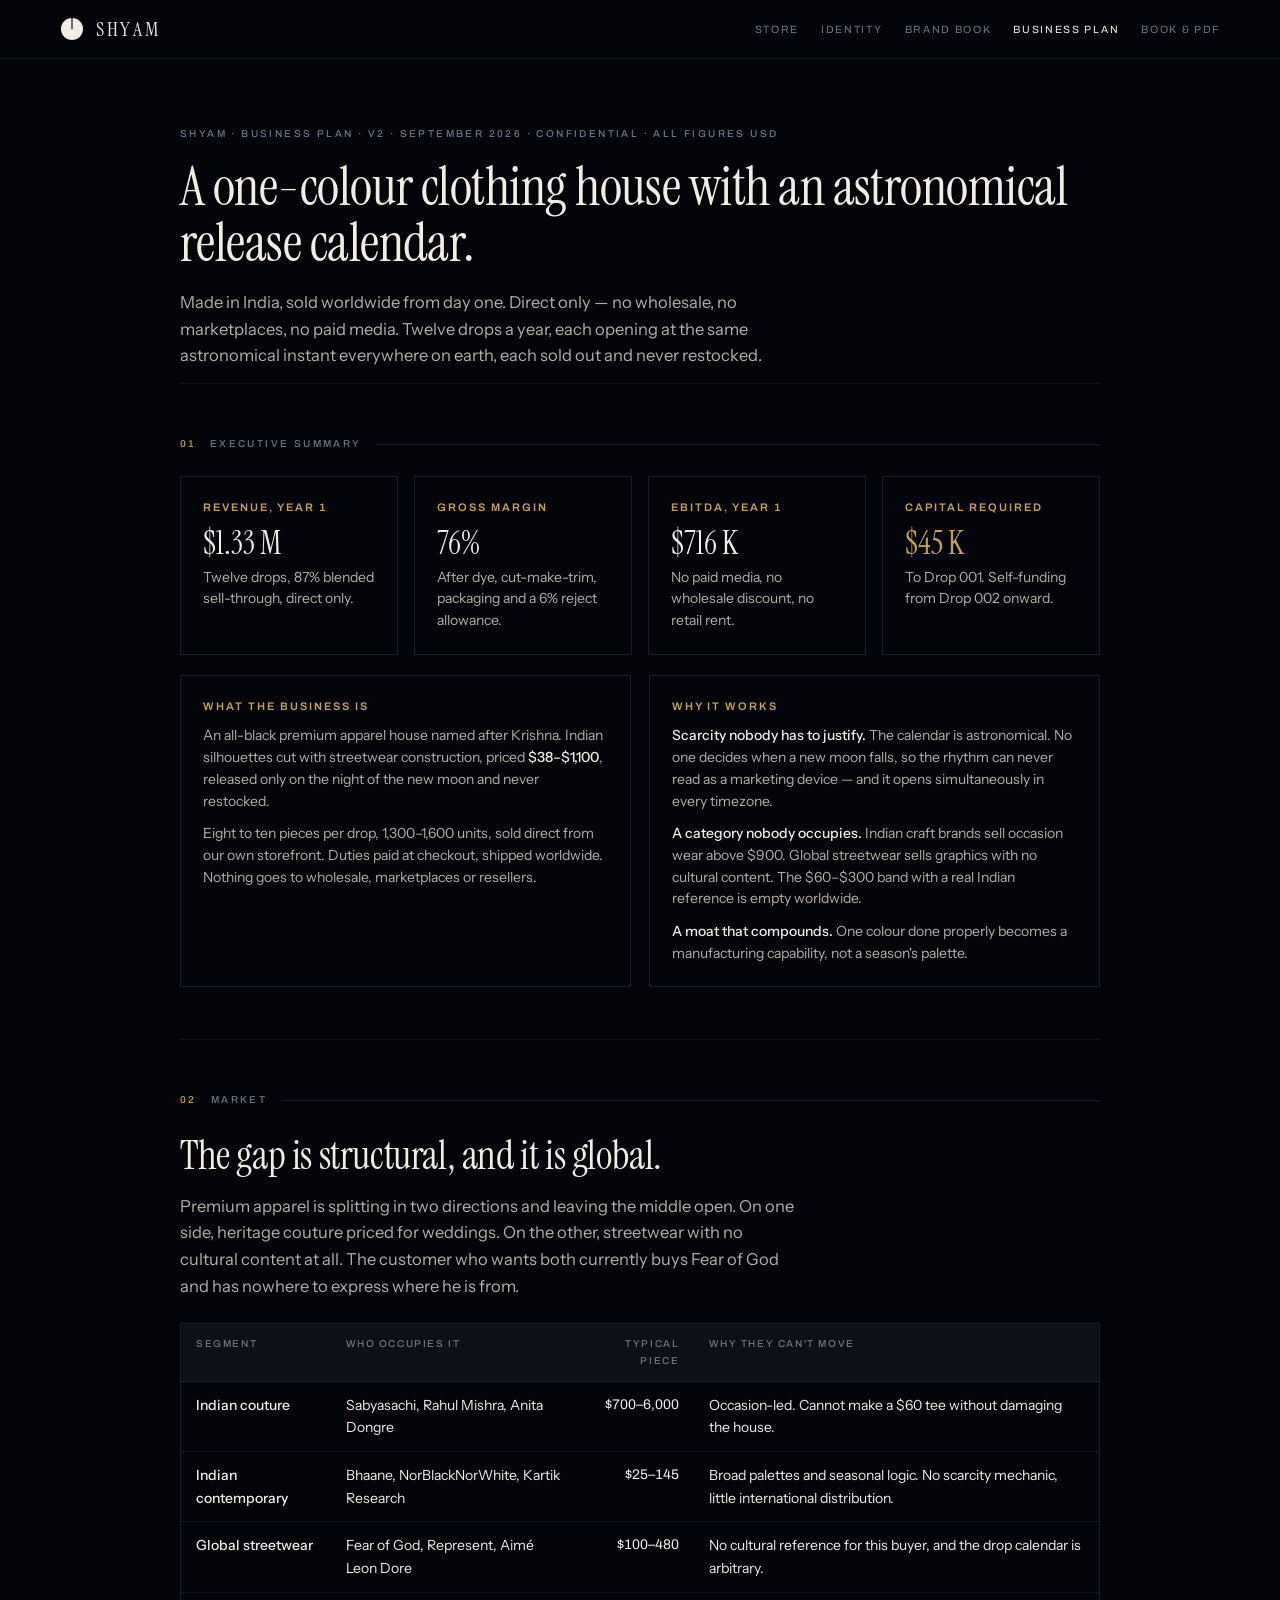
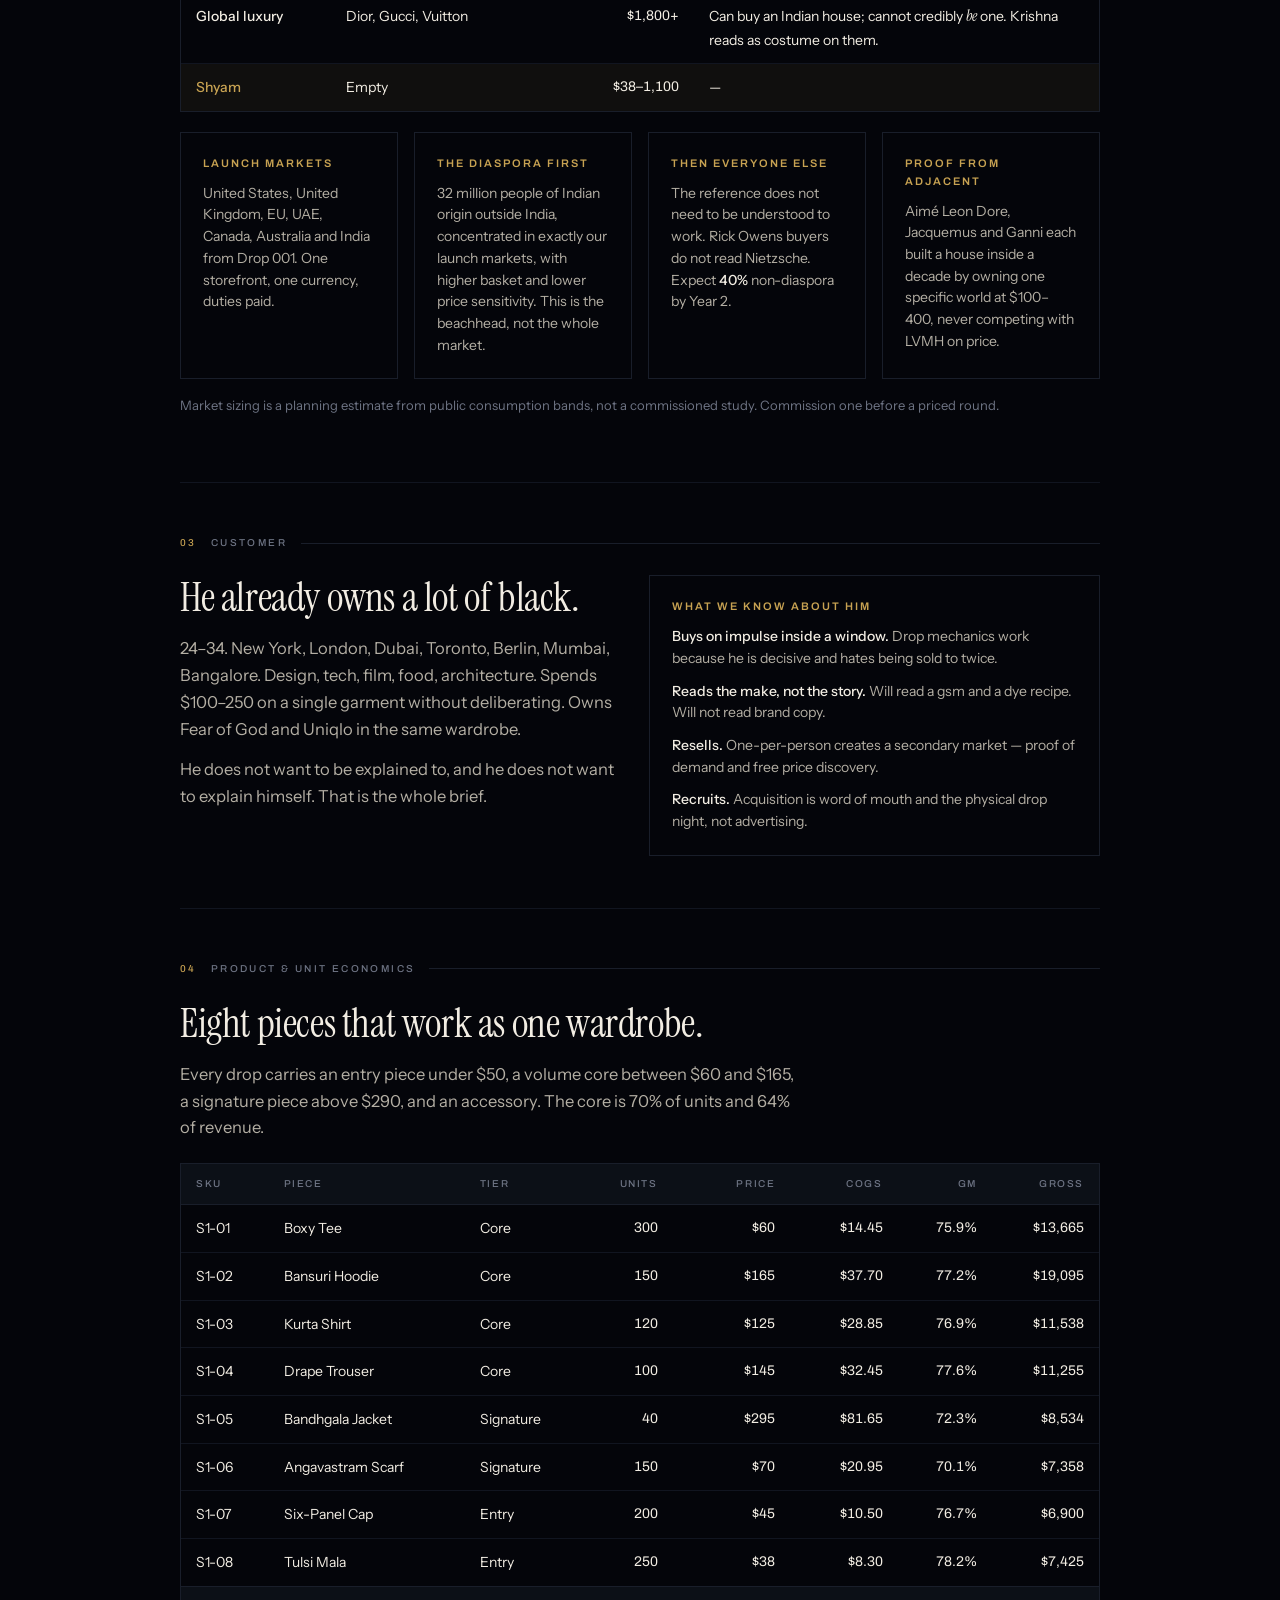
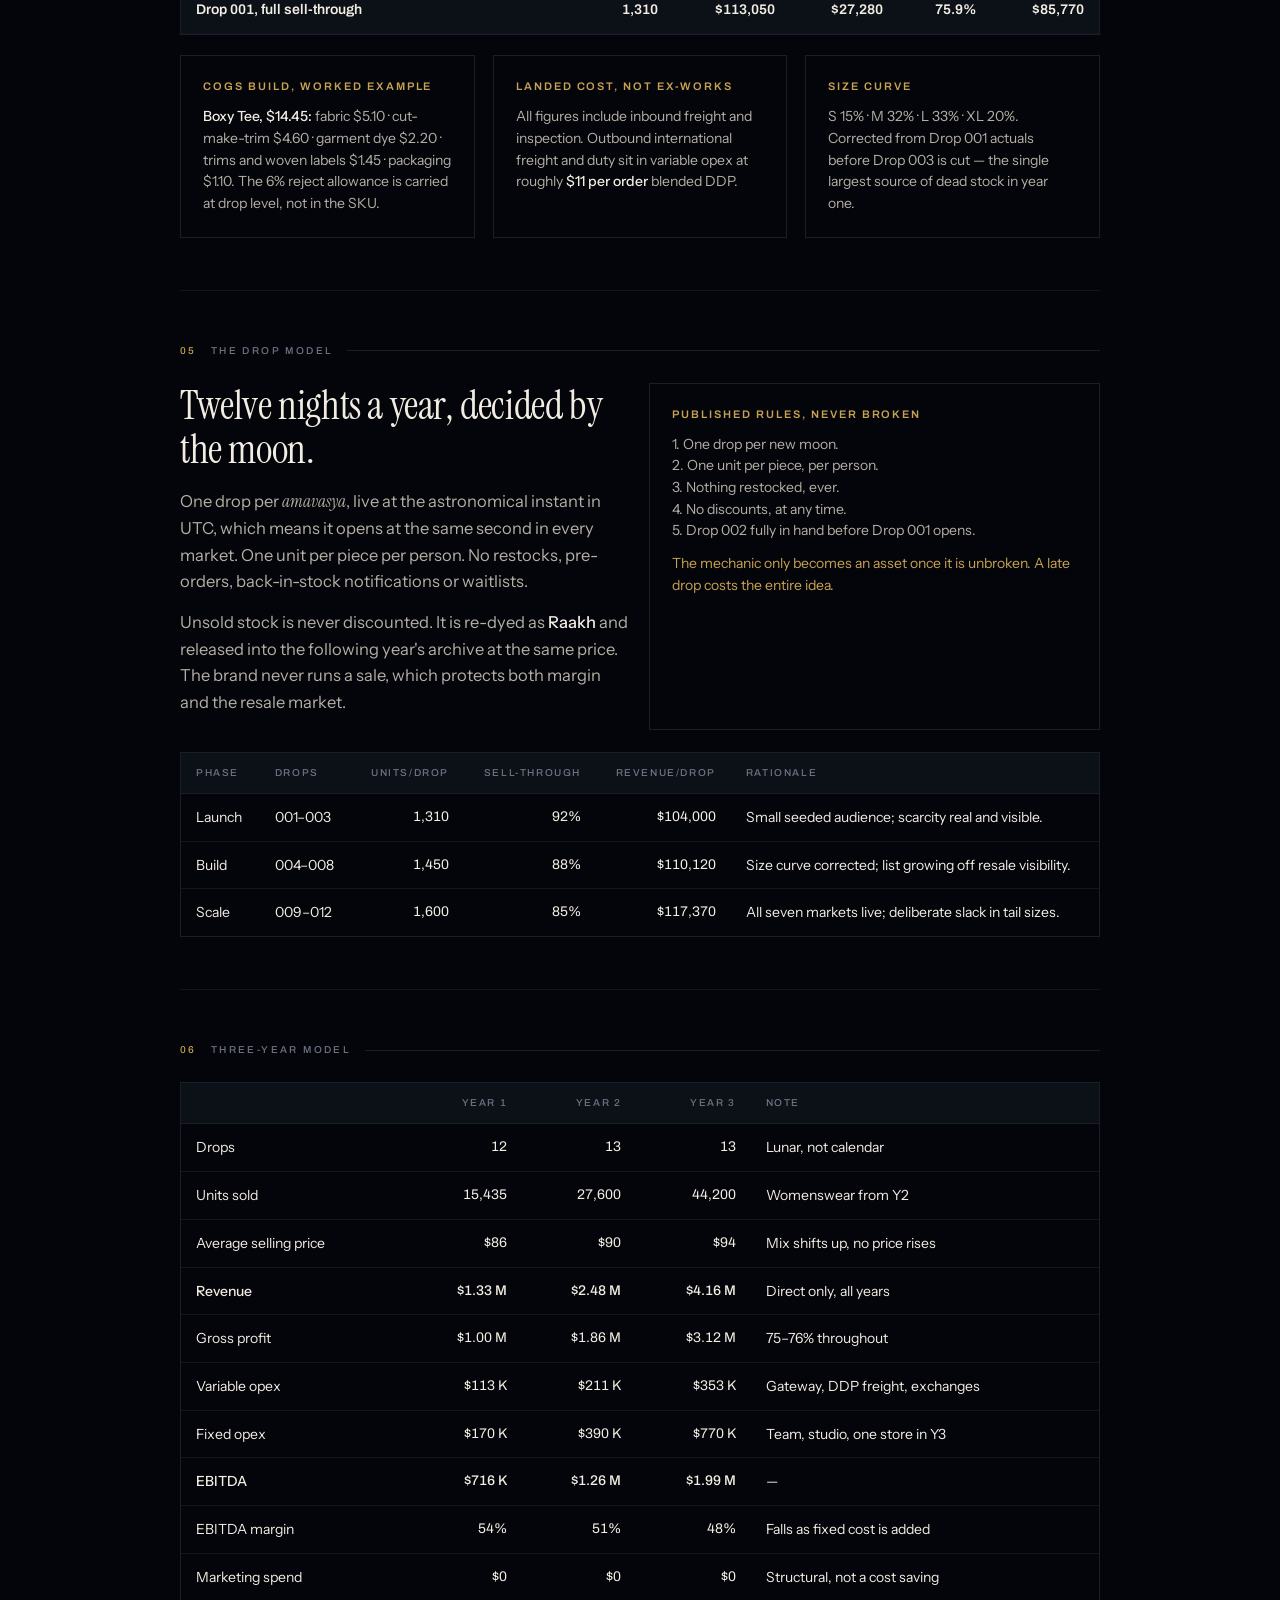
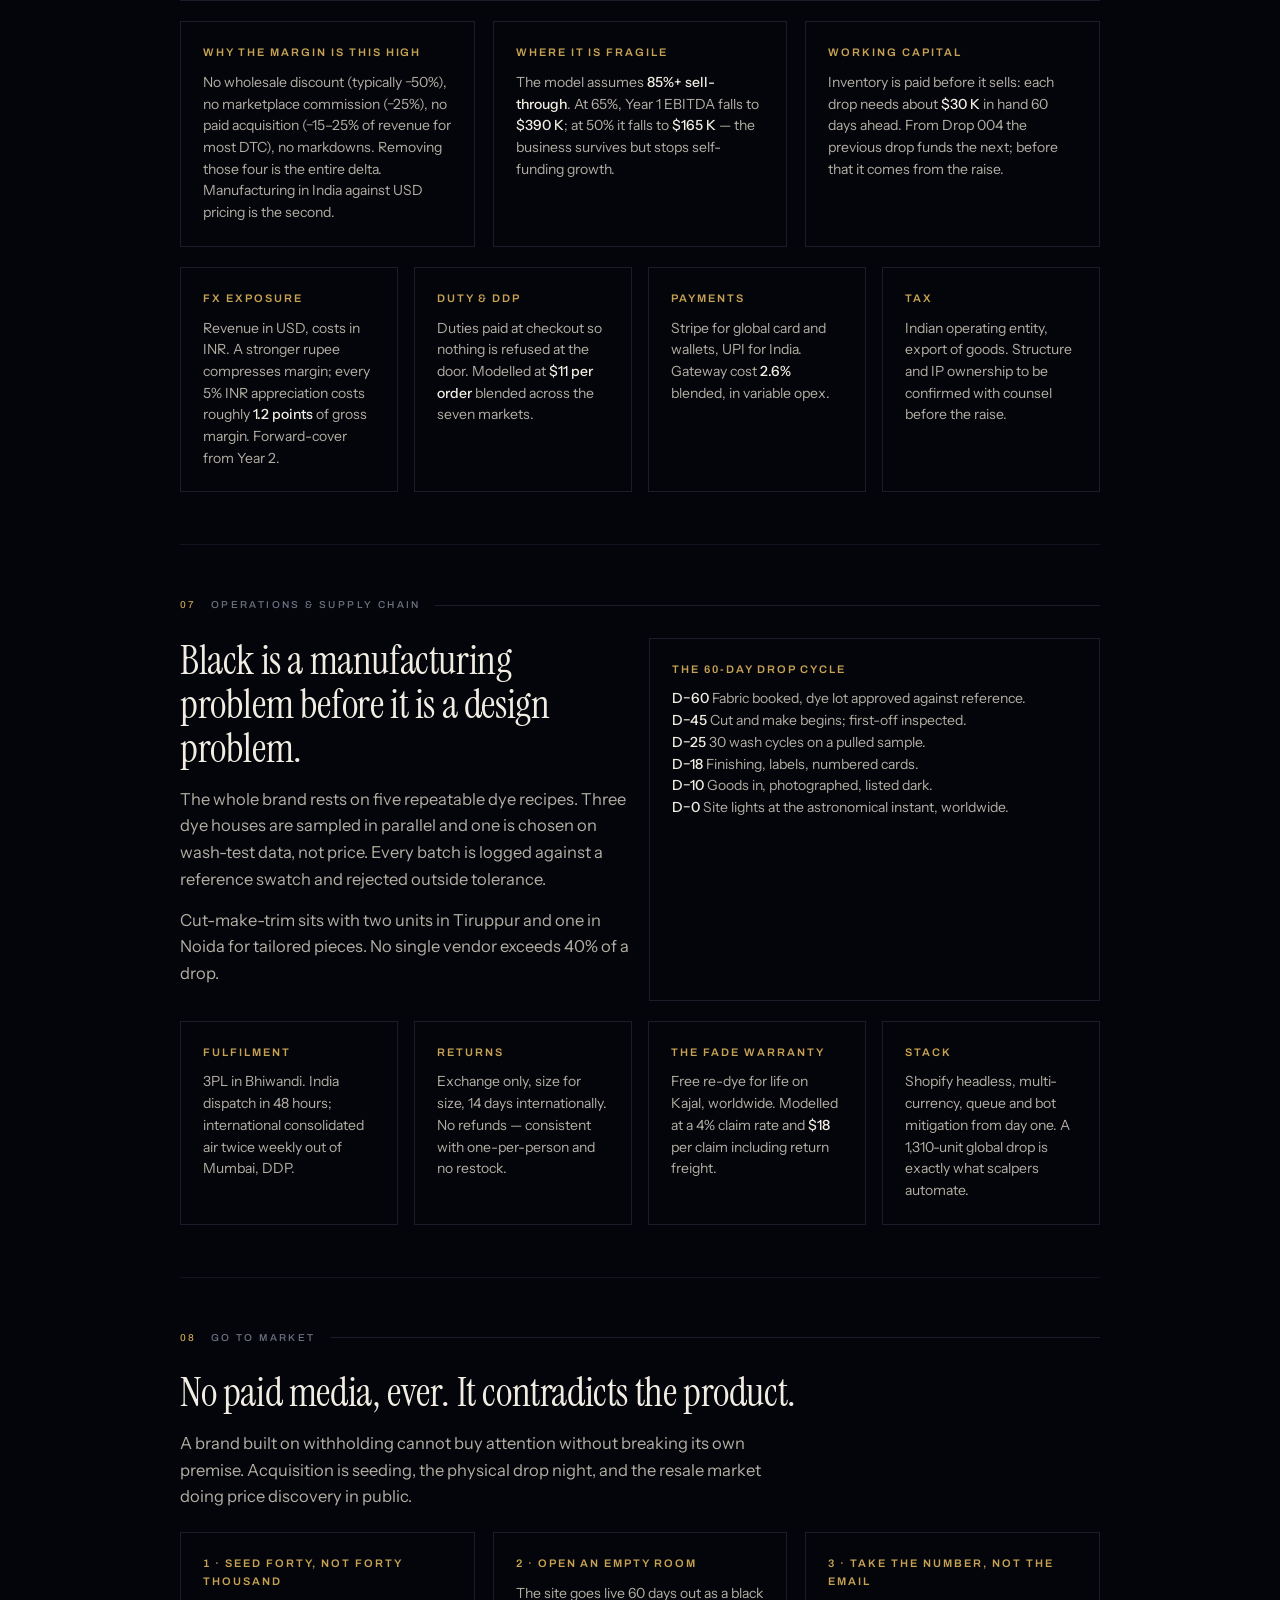
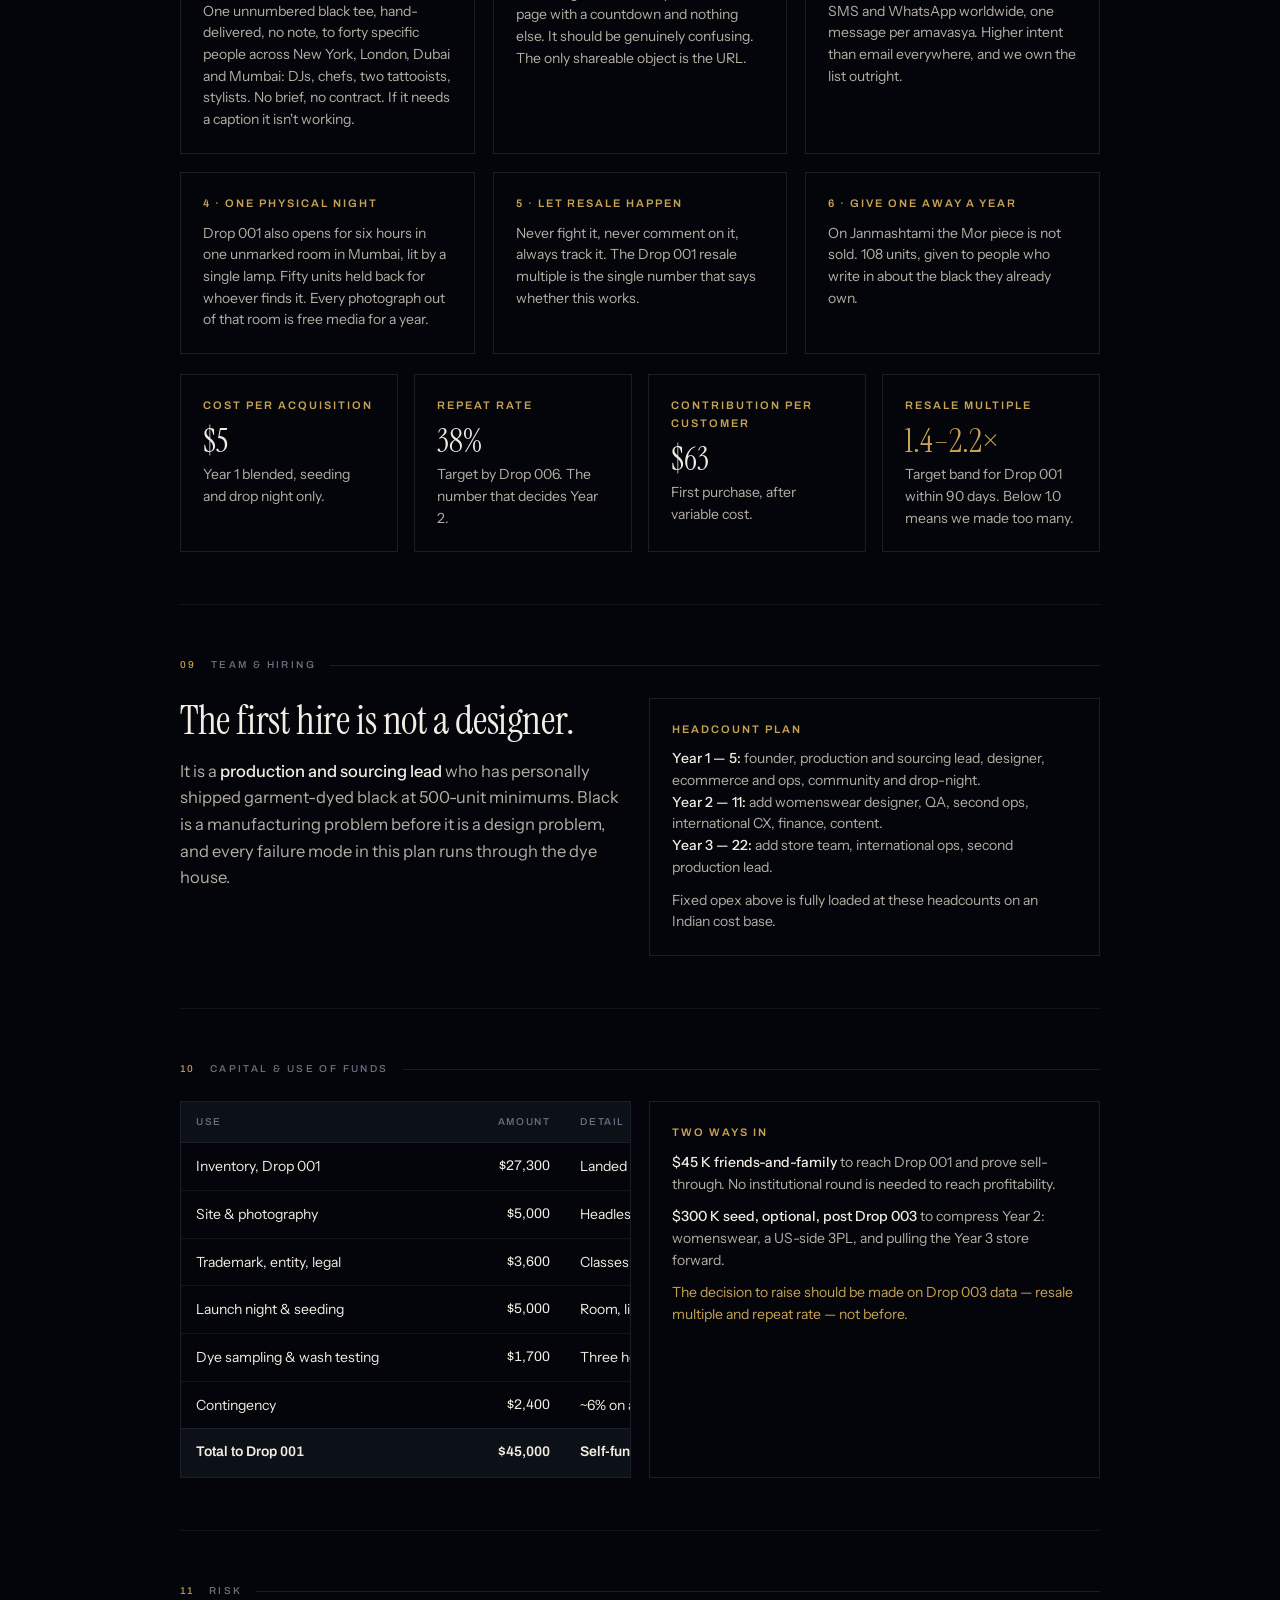
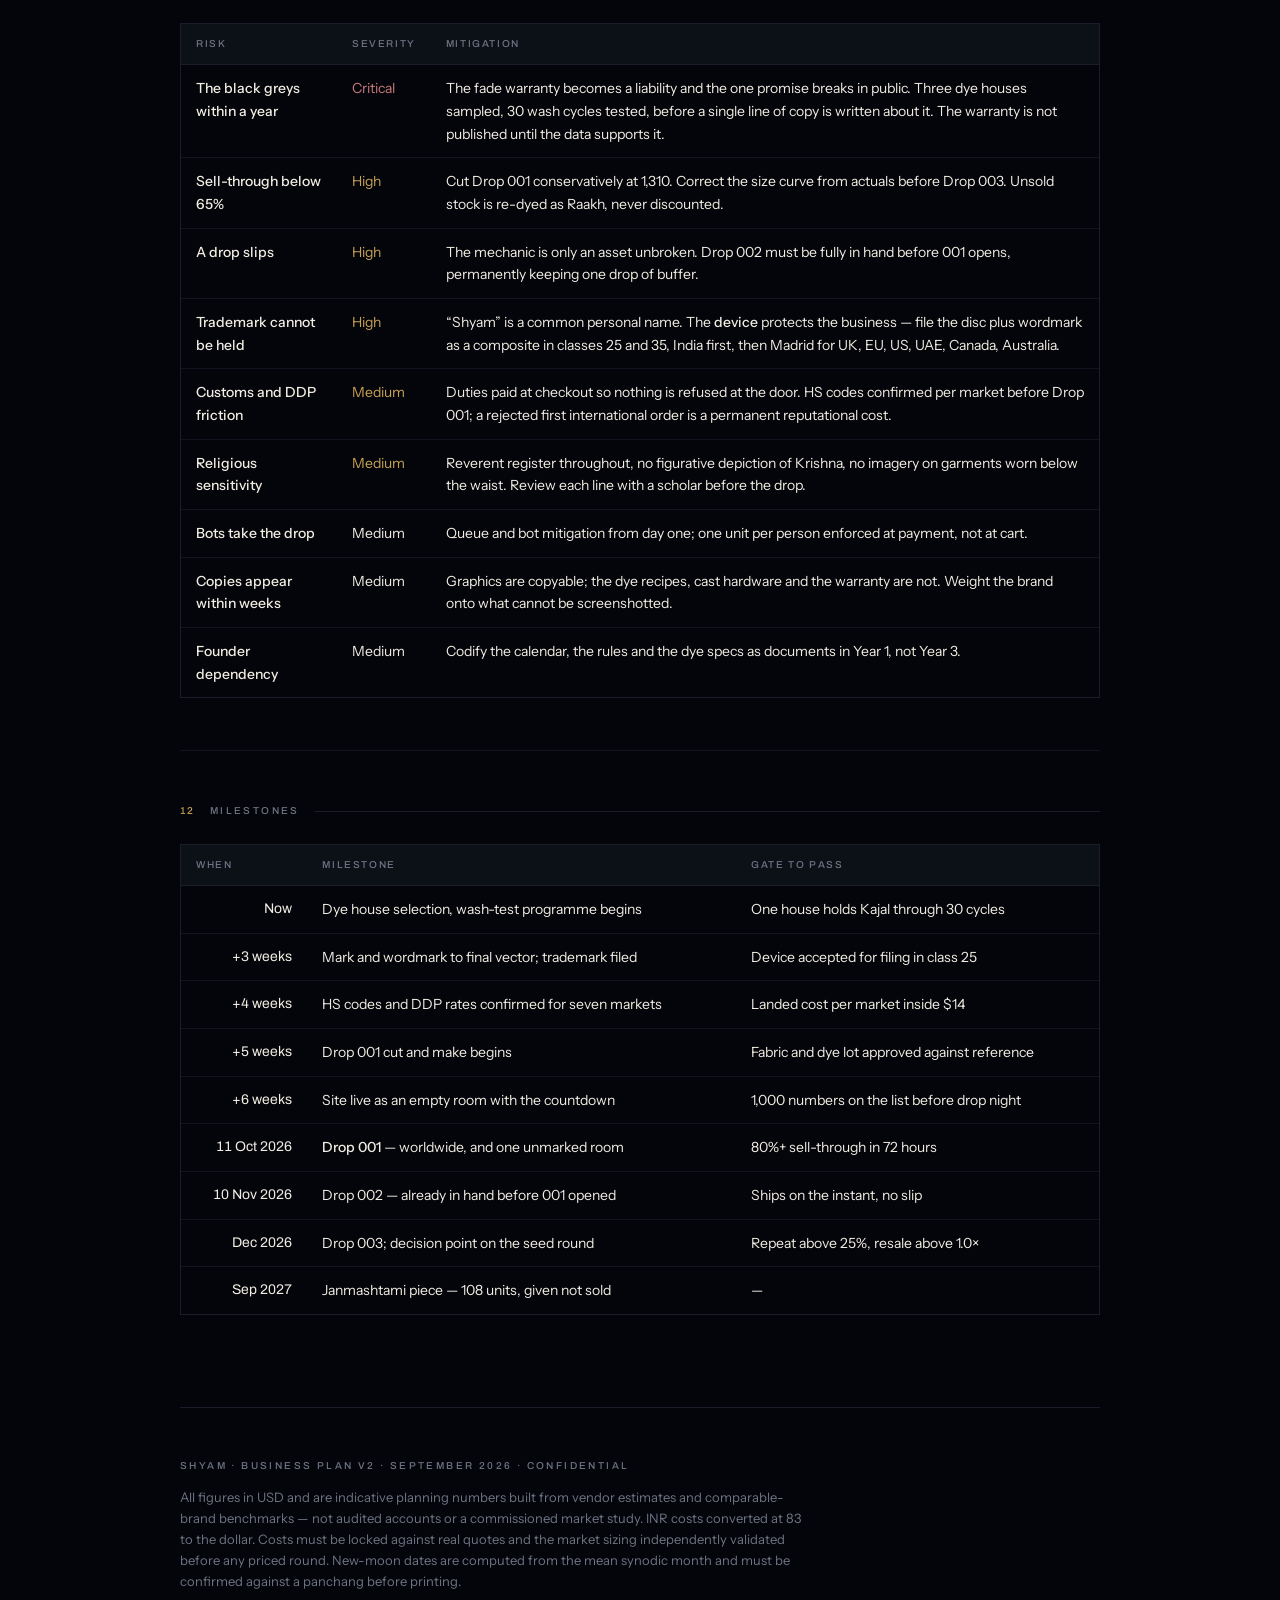
<file: plan.html>
<!doctype html>
<html lang="en">
<head>
<meta charset="utf-8">
<meta name="viewport" content="width=device-width, initial-scale=1">
<title>Shyam — Business Plan</title>
<meta name="description" content="Shyam business plan: global market, SKU-level unit economics in USD, three-year model, operations, capital and risk.">
<link rel="icon" href="data:image/svg+xml,<svg xmlns='http://www.w3.org/2000/svg' viewBox='0 0 100 100'><circle cx='50' cy='50' r='46' fill='%23F2EDE3'/><rect x='47.7' y='4' width='4.6' height='47' fill='%2304050A'/></svg>">
<link rel="preconnect" href="https://fonts.googleapis.com">
<link rel="preconnect" href="https://fonts.gstatic.com" crossorigin>
<link rel="stylesheet" href="https://fonts.googleapis.com/css2?family=Archivo:wght@400;500;600&family=Instrument+Sans:wght@400;500&family=Instrument+Serif:ital@0;1&family=Tiro+Devanagari+Sanskrit&display=swap">
<link rel="stylesheet" href="assets/site.css?v=d0919dca">
</head>
<body>

<nav>
  <div class="in">
    <a class="brand" href="index.html">
      <span class="mk"><svg viewBox="0 0 100 100" aria-hidden="true"><circle cx="50" cy="50" r="46" fill="#F2EDE3"/><rect x="47.7" y="4" width="4.6" height="47" fill="#04050A"/></svg></span>
      <span class="nm">SHYAM</span>
    </a>
    <div class="links">
      <a href="index.html">Store</a>
      <a href="logo.html">Identity</a>
      <a href="brand.html">Brand book</a>
      <a href="plan.html" style="color:var(--cream)">Business plan</a>
      <a href="book.html">Book &amp; PDF</a>
    </div>
  </div>
</nav>

<div class="doc">

<header>
  <span class="lab">Shyam · Business plan · v2 · September 2026 · Confidential · All figures USD</span>
  <h1>A one-colour clothing house with an astronomical release calendar.</h1>
  <p class="lede">Made in India, sold worldwide from day one. Direct only — no wholesale, no marketplaces, no paid media. Twelve drops a year, each opening at the same astronomical instant everywhere on earth, each sold out and never restocked.</p>
</header>

<!-- 01 -->
<section>
  <div class="rule"><span class="lab" style="color:var(--gold)">01</span><span class="lab">Executive summary</span></div>
  <div class="g4">
    <div class="card"><h3>Revenue, Year 1</h3><div class="big">$1.33 M</div><p>Twelve drops, 87% blended sell-through, direct only.</p></div>
    <div class="card"><h3>Gross margin</h3><div class="big">76%</div><p>After dye, cut-make-trim, packaging and a 6% reject allowance.</p></div>
    <div class="card"><h3>EBITDA, Year 1</h3><div class="big">$716 K</div><p>No paid media, no wholesale discount, no retail rent.</p></div>
    <div class="card"><h3>Capital required</h3><div class="big gold">$45 K</div><p>To Drop 001. Self-funding from Drop 002 onward.</p></div>
  </div>
  <div class="g2" style="margin-top:20px">
    <div class="card">
      <h3>What the business is</h3>
      <p>An all-black premium apparel house named after Krishna. Indian silhouettes cut with streetwear construction, priced <b>$38&ndash;$1,100</b>, released only on the night of the new moon and never restocked.</p>
      <p>Eight to ten pieces per drop, 1,300&ndash;1,600 units, sold direct from our own storefront. Duties paid at checkout, shipped worldwide. Nothing goes to wholesale, marketplaces or resellers.</p>
    </div>
    <div class="card">
      <h3>Why it works</h3>
      <p><b>Scarcity nobody has to justify.</b> The calendar is astronomical. No one decides when a new moon falls, so the rhythm can never read as a marketing device — and it opens simultaneously in every timezone.</p>
      <p><b>A category nobody occupies.</b> Indian craft brands sell occasion wear above $900. Global streetwear sells graphics with no cultural content. The $60&ndash;$300 band with a real Indian reference is empty worldwide.</p>
      <p><b>A moat that compounds.</b> One colour done properly becomes a manufacturing capability, not a season's palette.</p>
    </div>
  </div>
</section>

<!-- 02 -->
<section>
  <div class="rule"><span class="lab" style="color:var(--gold)">02</span><span class="lab">Market</span></div>
  <h2>The gap is structural, and it is global.</h2>
  <p class="lede">Premium apparel is splitting in two directions and leaving the middle open. On one side, heritage couture priced for weddings. On the other, streetwear with no cultural content at all. The customer who wants both currently buys Fear of God and has nowhere to express where he is from.</p>
  <div class="tw" style="margin-top:24px">
    <table>
      <thead><tr><th>Segment</th><th>Who occupies it</th><th class="n">Typical piece</th><th>Why they can't move</th></tr></thead>
      <tbody>
        <tr><td><b>Indian couture</b></td><td>Sabyasachi, Rahul Mishra, Anita Dongre</td><td class="n">$700&ndash;6,000</td><td>Occasion-led. Cannot make a $60 tee without damaging the house.</td></tr>
        <tr><td><b>Indian contemporary</b></td><td>Bhaane, NorBlackNorWhite, Kartik Research</td><td class="n">$25&ndash;145</td><td>Broad palettes and seasonal logic. No scarcity mechanic, little international distribution.</td></tr>
        <tr><td><b>Global streetwear</b></td><td>Fear of God, Represent, Aim&eacute; Leon Dore</td><td class="n">$100&ndash;480</td><td>No cultural reference for this buyer, and the drop calendar is arbitrary.</td></tr>
        <tr><td><b>Global luxury</b></td><td>Dior, Gucci, Vuitton</td><td class="n">$1,800+</td><td>Can buy an Indian house; cannot credibly <em>be</em> one. Krishna reads as costume on them.</td></tr>
        <tr style="background:rgba(199,162,82,.06)"><td><b style="color:var(--gold)">Shyam</b></td><td>Empty</td><td class="n">$38&ndash;1,100</td><td>&mdash;</td></tr>
      </tbody>
    </table>
  </div>
  <div class="g4" style="margin-top:20px">
    <div class="card"><h3>Launch markets</h3><p>United States, United Kingdom, EU, UAE, Canada, Australia and India from Drop 001. One storefront, one currency, duties paid.</p></div>
    <div class="card"><h3>The diaspora first</h3><p>32 million people of Indian origin outside India, concentrated in exactly our launch markets, with higher basket and lower price sensitivity. This is the beachhead, not the whole market.</p></div>
    <div class="card"><h3>Then everyone else</h3><p>The reference does not need to be understood to work. Rick Owens buyers do not read Nietzsche. Expect <b>40%</b> non-diaspora by Year 2.</p></div>
    <div class="card"><h3>Proof from adjacent</h3><p>Aim&eacute; Leon Dore, Jacquemus and Ganni each built a house inside a decade by owning one specific world at $100&ndash;400, never competing with LVMH on price.</p></div>
  </div>
  <p style="color:var(--muted);font-size:13px;margin-top:16px">Market sizing is a planning estimate from public consumption bands, not a commissioned study. Commission one before a priced round.</p>
</section>

<!-- 03 -->
<section>
  <div class="rule"><span class="lab" style="color:var(--gold)">03</span><span class="lab">Customer</span></div>
  <div class="g2">
    <div>
      <h2>He already owns a lot of black.</h2>
      <p class="lede">24&ndash;34. New York, London, Dubai, Toronto, Berlin, Mumbai, Bangalore. Design, tech, film, food, architecture. Spends $100&ndash;250 on a single garment without deliberating. Owns Fear of God and Uniqlo in the same wardrobe.</p>
      <p class="lede">He does not want to be explained to, and he does not want to explain himself. That is the whole brief.</p>
    </div>
    <div class="card">
      <h3>What we know about him</h3>
      <p><b>Buys on impulse inside a window.</b> Drop mechanics work because he is decisive and hates being sold to twice.</p>
      <p><b>Reads the make, not the story.</b> Will read a gsm and a dye recipe. Will not read brand copy.</p>
      <p><b>Resells.</b> One-per-person creates a secondary market — proof of demand and free price discovery.</p>
      <p><b>Recruits.</b> Acquisition is word of mouth and the physical drop night, not advertising.</p>
    </div>
  </div>
</section>

<!-- 04 -->
<section>
  <div class="rule"><span class="lab" style="color:var(--gold)">04</span><span class="lab">Product &amp; unit economics</span></div>
  <h2>Eight pieces that work as one wardrobe.</h2>
  <p class="lede">Every drop carries an entry piece under $50, a volume core between $60 and $165, a signature piece above $290, and an accessory. The core is 70% of units and 64% of revenue.</p>
  <div class="tw" style="margin-top:22px">
    <table>
      <thead><tr><th>SKU</th><th>Piece</th><th>Tier</th><th class="n">Units</th><th class="n">Price</th><th class="n">COGS</th><th class="n">GM</th><th class="n">Gross</th></tr></thead>
      <tbody>
        <tr><td>S1-01</td><td>Boxy Tee</td><td>Core</td><td class="n">300</td><td class="n">$60</td><td class="n">$14.45</td><td class="n">75.9%</td><td class="n">$13,665</td></tr>
        <tr><td>S1-02</td><td>Bansuri Hoodie</td><td>Core</td><td class="n">150</td><td class="n">$165</td><td class="n">$37.70</td><td class="n">77.2%</td><td class="n">$19,095</td></tr>
        <tr><td>S1-03</td><td>Kurta Shirt</td><td>Core</td><td class="n">120</td><td class="n">$125</td><td class="n">$28.85</td><td class="n">76.9%</td><td class="n">$11,538</td></tr>
        <tr><td>S1-04</td><td>Drape Trouser</td><td>Core</td><td class="n">100</td><td class="n">$145</td><td class="n">$32.45</td><td class="n">77.6%</td><td class="n">$11,255</td></tr>
        <tr><td>S1-05</td><td>Bandhgala Jacket</td><td>Signature</td><td class="n">40</td><td class="n">$295</td><td class="n">$81.65</td><td class="n">72.3%</td><td class="n">$8,534</td></tr>
        <tr><td>S1-06</td><td>Angavastram Scarf</td><td>Signature</td><td class="n">150</td><td class="n">$70</td><td class="n">$20.95</td><td class="n">70.1%</td><td class="n">$7,358</td></tr>
        <tr><td>S1-07</td><td>Six-Panel Cap</td><td>Entry</td><td class="n">200</td><td class="n">$45</td><td class="n">$10.50</td><td class="n">76.7%</td><td class="n">$6,900</td></tr>
        <tr><td>S1-08</td><td>Tulsi Mala</td><td>Entry</td><td class="n">250</td><td class="n">$38</td><td class="n">$8.30</td><td class="n">78.2%</td><td class="n">$7,425</td></tr>
      </tbody>
      <tfoot><tr><td colspan="3">Drop 001, full sell-through</td><td class="n">1,310</td><td class="n">$113,050</td><td class="n">$27,280</td><td class="n">75.9%</td><td class="n">$85,770</td></tr></tfoot>
    </table>
  </div>
  <div class="g3" style="margin-top:20px">
    <div class="card"><h3>COGS build, worked example</h3><p><b>Boxy Tee, $14.45:</b> fabric $5.10 &middot; cut-make-trim $4.60 &middot; garment dye $2.20 &middot; trims and woven labels $1.45 &middot; packaging $1.10. The 6% reject allowance is carried at drop level, not in the SKU.</p></div>
    <div class="card"><h3>Landed cost, not ex-works</h3><p>All figures include inbound freight and inspection. Outbound international freight and duty sit in variable opex at roughly <b>$11 per order</b> blended DDP.</p></div>
    <div class="card"><h3>Size curve</h3><p>S 15% &middot; M 32% &middot; L 33% &middot; XL 20%. Corrected from Drop 001 actuals before Drop 003 is cut &mdash; the single largest source of dead stock in year one.</p></div>
  </div>
</section>

<!-- 05 -->
<section>
  <div class="rule"><span class="lab" style="color:var(--gold)">05</span><span class="lab">The drop model</span></div>
  <div class="g2">
    <div>
      <h2>Twelve nights a year, decided by the moon.</h2>
      <p class="lede">One drop per <em>amavasya</em>, live at the astronomical instant in UTC, which means it opens at the same second in every market. One unit per piece per person. No restocks, pre-orders, back-in-stock notifications or waitlists.</p>
      <p class="lede">Unsold stock is never discounted. It is re-dyed as <b>Raakh</b> and released into the following year's archive at the same price. The brand never runs a sale, which protects both margin and the resale market.</p>
    </div>
    <div class="card">
      <h3>Published rules, never broken</h3>
      <p>1. One drop per new moon.<br>2. One unit per piece, per person.<br>3. Nothing restocked, ever.<br>4. No discounts, at any time.<br>5. Drop 002 fully in hand before Drop 001 opens.</p>
      <p style="color:var(--gold)">The mechanic only becomes an asset once it is unbroken. A late drop costs the entire idea.</p>
    </div>
  </div>
  <div class="tw" style="margin-top:22px">
    <table>
      <thead><tr><th>Phase</th><th>Drops</th><th class="n">Units/drop</th><th class="n">Sell-through</th><th class="n">Revenue/drop</th><th>Rationale</th></tr></thead>
      <tbody>
        <tr><td>Launch</td><td>001&ndash;003</td><td class="n">1,310</td><td class="n">92%</td><td class="n">$104,000</td><td>Small seeded audience; scarcity real and visible.</td></tr>
        <tr><td>Build</td><td>004&ndash;008</td><td class="n">1,450</td><td class="n">88%</td><td class="n">$110,120</td><td>Size curve corrected; list growing off resale visibility.</td></tr>
        <tr><td>Scale</td><td>009&ndash;012</td><td class="n">1,600</td><td class="n">85%</td><td class="n">$117,370</td><td>All seven markets live; deliberate slack in tail sizes.</td></tr>
      </tbody>
    </table>
  </div>
</section>

<!-- 06 -->
<section>
  <div class="rule"><span class="lab" style="color:var(--gold)">06</span><span class="lab">Three-year model</span></div>
  <div class="tw">
    <table>
      <thead><tr><th>&nbsp;</th><th class="n">Year 1</th><th class="n">Year 2</th><th class="n">Year 3</th><th>Note</th></tr></thead>
      <tbody>
        <tr><td>Drops</td><td class="n">12</td><td class="n">13</td><td class="n">13</td><td>Lunar, not calendar</td></tr>
        <tr><td>Units sold</td><td class="n">15,435</td><td class="n">27,600</td><td class="n">44,200</td><td>Womenswear from Y2</td></tr>
        <tr><td>Average selling price</td><td class="n">$86</td><td class="n">$90</td><td class="n">$94</td><td>Mix shifts up, no price rises</td></tr>
        <tr><td><b>Revenue</b></td><td class="n"><b>$1.33 M</b></td><td class="n"><b>$2.48 M</b></td><td class="n"><b>$4.16 M</b></td><td>Direct only, all years</td></tr>
        <tr><td>Gross profit</td><td class="n">$1.00 M</td><td class="n">$1.86 M</td><td class="n">$3.12 M</td><td>75&ndash;76% throughout</td></tr>
        <tr><td>Variable opex</td><td class="n">$113 K</td><td class="n">$211 K</td><td class="n">$353 K</td><td>Gateway, DDP freight, exchanges</td></tr>
        <tr><td>Fixed opex</td><td class="n">$170 K</td><td class="n">$390 K</td><td class="n">$770 K</td><td>Team, studio, one store in Y3</td></tr>
        <tr><td><b>EBITDA</b></td><td class="n"><b>$716 K</b></td><td class="n"><b>$1.26 M</b></td><td class="n"><b>$1.99 M</b></td><td>&mdash;</td></tr>
        <tr><td>EBITDA margin</td><td class="n">54%</td><td class="n">51%</td><td class="n">48%</td><td>Falls as fixed cost is added</td></tr>
        <tr><td>Marketing spend</td><td class="n">$0</td><td class="n">$0</td><td class="n">$0</td><td>Structural, not a cost saving</td></tr>
      </tbody>
    </table>
  </div>
  <div class="g3" style="margin-top:20px">
    <div class="card"><h3>Why the margin is this high</h3><p>No wholesale discount (typically &minus;50%), no marketplace commission (&minus;25%), no paid acquisition (&minus;15&ndash;25% of revenue for most DTC), no markdowns. Removing those four is the entire delta. Manufacturing in India against USD pricing is the second.</p></div>
    <div class="card"><h3>Where it is fragile</h3><p>The model assumes <b>85%+ sell-through</b>. At 65%, Year 1 EBITDA falls to <b>$390 K</b>; at 50% it falls to <b>$165 K</b> — the business survives but stops self-funding growth.</p></div>
    <div class="card"><h3>Working capital</h3><p>Inventory is paid before it sells: each drop needs about <b>$30 K</b> in hand 60 days ahead. From Drop 004 the previous drop funds the next; before that it comes from the raise.</p></div>
  </div>
  <div class="g4" style="margin-top:20px">
    <div class="card"><h3>FX exposure</h3><p>Revenue in USD, costs in INR. A stronger rupee compresses margin; every 5% INR appreciation costs roughly <b>1.2 points</b> of gross margin. Forward-cover from Year 2.</p></div>
    <div class="card"><h3>Duty &amp; DDP</h3><p>Duties paid at checkout so nothing is refused at the door. Modelled at <b>$11 per order</b> blended across the seven markets.</p></div>
    <div class="card"><h3>Payments</h3><p>Stripe for global card and wallets, UPI for India. Gateway cost <b>2.6%</b> blended, in variable opex.</p></div>
    <div class="card"><h3>Tax</h3><p>Indian operating entity, export of goods. Structure and IP ownership to be confirmed with counsel before the raise.</p></div>
  </div>
</section>

<!-- 07 -->
<section>
  <div class="rule"><span class="lab" style="color:var(--gold)">07</span><span class="lab">Operations &amp; supply chain</span></div>
  <div class="g2">
    <div>
      <h2>Black is a manufacturing problem before it is a design problem.</h2>
      <p class="lede">The whole brand rests on five repeatable dye recipes. Three dye houses are sampled in parallel and one is chosen on wash-test data, not price. Every batch is logged against a reference swatch and rejected outside tolerance.</p>
      <p class="lede">Cut-make-trim sits with two units in Tiruppur and one in Noida for tailored pieces. No single vendor exceeds 40% of a drop.</p>
    </div>
    <div class="card">
      <h3>The 60-day drop cycle</h3>
      <p><b>D&minus;60</b> Fabric booked, dye lot approved against reference.<br>
         <b>D&minus;45</b> Cut and make begins; first-off inspected.<br>
         <b>D&minus;25</b> 30 wash cycles on a pulled sample.<br>
         <b>D&minus;18</b> Finishing, labels, numbered cards.<br>
         <b>D&minus;10</b> Goods in, photographed, listed dark.<br>
         <b>D&minus;0</b> Site lights at the astronomical instant, worldwide.</p>
    </div>
  </div>
  <div class="g4" style="margin-top:20px">
    <div class="card"><h3>Fulfilment</h3><p>3PL in Bhiwandi. India dispatch in 48 hours; international consolidated air twice weekly out of Mumbai, DDP.</p></div>
    <div class="card"><h3>Returns</h3><p>Exchange only, size for size, 14 days internationally. No refunds — consistent with one-per-person and no restock.</p></div>
    <div class="card"><h3>The fade warranty</h3><p>Free re-dye for life on Kajal, worldwide. Modelled at a 4% claim rate and <b>$18</b> per claim including return freight.</p></div>
    <div class="card"><h3>Stack</h3><p>Shopify headless, multi-currency, queue and bot mitigation from day one. A 1,310-unit global drop is exactly what scalpers automate.</p></div>
  </div>
</section>

<!-- 08 -->
<section>
  <div class="rule"><span class="lab" style="color:var(--gold)">08</span><span class="lab">Go to market</span></div>
  <h2>No paid media, ever. It contradicts the product.</h2>
  <p class="lede">A brand built on withholding cannot buy attention without breaking its own premise. Acquisition is seeding, the physical drop night, and the resale market doing price discovery in public.</p>
  <div class="g3" style="margin-top:22px">
    <div class="card"><h3>1 &middot; Seed forty, not forty thousand</h3><p>One unnumbered black tee, hand-delivered, no note, to forty specific people across New York, London, Dubai and Mumbai: DJs, chefs, two tattooists, stylists. No brief, no contract. If it needs a caption it isn't working.</p></div>
    <div class="card"><h3>2 &middot; Open an empty room</h3><p>The site goes live 60 days out as a black page with a countdown and nothing else. It should be genuinely confusing. The only shareable object is the URL.</p></div>
    <div class="card"><h3>3 &middot; Take the number, not the email</h3><p>SMS and WhatsApp worldwide, one message per amavasya. Higher intent than email everywhere, and we own the list outright.</p></div>
    <div class="card"><h3>4 &middot; One physical night</h3><p>Drop 001 also opens for six hours in one unmarked room in Mumbai, lit by a single lamp. Fifty units held back for whoever finds it. Every photograph out of that room is free media for a year.</p></div>
    <div class="card"><h3>5 &middot; Let resale happen</h3><p>Never fight it, never comment on it, always track it. The Drop 001 resale multiple is the single number that says whether this works.</p></div>
    <div class="card"><h3>6 &middot; Give one away a year</h3><p>On Janmashtami the Mor piece is not sold. 108 units, given to people who write in about the black they already own.</p></div>
  </div>
  <div class="g4" style="margin-top:20px">
    <div class="card"><h3>Cost per acquisition</h3><div class="big">$5</div><p>Year 1 blended, seeding and drop night only.</p></div>
    <div class="card"><h3>Repeat rate</h3><div class="big">38%</div><p>Target by Drop 006. The number that decides Year 2.</p></div>
    <div class="card"><h3>Contribution per customer</h3><div class="big">$63</div><p>First purchase, after variable cost.</p></div>
    <div class="card"><h3>Resale multiple</h3><div class="big gold">1.4&ndash;2.2&times;</div><p>Target band for Drop 001 within 90 days. Below 1.0 means we made too many.</p></div>
  </div>
</section>

<!-- 09 -->
<section>
  <div class="rule"><span class="lab" style="color:var(--gold)">09</span><span class="lab">Team &amp; hiring</span></div>
  <div class="g2">
    <div>
      <h2>The first hire is not a designer.</h2>
      <p class="lede">It is a <b>production and sourcing lead</b> who has personally shipped garment-dyed black at 500-unit minimums. Black is a manufacturing problem before it is a design problem, and every failure mode in this plan runs through the dye house.</p>
    </div>
    <div class="card">
      <h3>Headcount plan</h3>
      <p><b>Year 1 — 5:</b> founder, production and sourcing lead, designer, ecommerce and ops, community and drop-night.<br>
         <b>Year 2 — 11:</b> add womenswear designer, QA, second ops, international CX, finance, content.<br>
         <b>Year 3 — 22:</b> add store team, international ops, second production lead.</p>
      <p>Fixed opex above is fully loaded at these headcounts on an Indian cost base.</p>
    </div>
  </div>
</section>

<!-- 10 -->
<section>
  <div class="rule"><span class="lab" style="color:var(--gold)">10</span><span class="lab">Capital &amp; use of funds</span></div>
  <div class="g2">
    <div class="tw">
      <table>
        <thead><tr><th>Use</th><th class="n">Amount</th><th>Detail</th></tr></thead>
        <tbody>
          <tr><td>Inventory, Drop 001</td><td class="n">$27,300</td><td>Landed COGS, 1,310 units</td></tr>
          <tr><td>Site &amp; photography</td><td class="n">$5,000</td><td>Headless build, queue, drop imagery</td></tr>
          <tr><td>Trademark, entity, legal</td><td class="n">$3,600</td><td>Classes 25 and 35, India then Madrid</td></tr>
          <tr><td>Launch night &amp; seeding</td><td class="n">$5,000</td><td>Room, lighting, 40 seeded units</td></tr>
          <tr><td>Dye sampling &amp; wash testing</td><td class="n">$1,700</td><td>Three houses, 30 cycles each</td></tr>
          <tr><td>Contingency</td><td class="n">$2,400</td><td>~6% on a first production run</td></tr>
        </tbody>
        <tfoot><tr><td>Total to Drop 001</td><td class="n">$45,000</td><td>Self-funding from Drop 002</td></tr></tfoot>
      </table>
    </div>
    <div class="card">
      <h3>Two ways in</h3>
      <p><b>$45 K friends-and-family</b> to reach Drop 001 and prove sell-through. No institutional round is needed to reach profitability.</p>
      <p><b>$300 K seed, optional, post Drop 003</b> to compress Year 2: womenswear, a US-side 3PL, and pulling the Year 3 store forward.</p>
      <p style="color:var(--gold)">The decision to raise should be made on Drop 003 data — resale multiple and repeat rate — not before.</p>
    </div>
  </div>
</section>

<!-- 11 -->
<section>
  <div class="rule"><span class="lab" style="color:var(--gold)">11</span><span class="lab">Risk</span></div>
  <div class="tw">
    <table>
      <thead><tr><th>Risk</th><th>Severity</th><th>Mitigation</th></tr></thead>
      <tbody>
        <tr><td><b>The black greys within a year</b></td><td style="color:#C77A7A">Critical</td><td>The fade warranty becomes a liability and the one promise breaks in public. Three dye houses sampled, 30 wash cycles tested, before a single line of copy is written about it. The warranty is not published until the data supports it.</td></tr>
        <tr><td><b>Sell-through below 65%</b></td><td style="color:#C7A252">High</td><td>Cut Drop 001 conservatively at 1,310. Correct the size curve from actuals before Drop 003. Unsold stock is re-dyed as Raakh, never discounted.</td></tr>
        <tr><td><b>A drop slips</b></td><td style="color:#C7A252">High</td><td>The mechanic is only an asset unbroken. Drop 002 must be fully in hand before 001 opens, permanently keeping one drop of buffer.</td></tr>
        <tr><td><b>Trademark cannot be held</b></td><td style="color:#C7A252">High</td><td>&ldquo;Shyam&rdquo; is a common personal name. The <b>device</b> protects the business — file the disc plus wordmark as a composite in classes 25 and 35, India first, then Madrid for UK, EU, US, UAE, Canada, Australia.</td></tr>
        <tr><td><b>Customs and DDP friction</b></td><td style="color:#C7A252">Medium</td><td>Duties paid at checkout so nothing is refused at the door. HS codes confirmed per market before Drop 001; a rejected first international order is a permanent reputational cost.</td></tr>
        <tr><td><b>Religious sensitivity</b></td><td style="color:#C7A252">Medium</td><td>Reverent register throughout, no figurative depiction of Krishna, no imagery on garments worn below the waist. Review each line with a scholar before the drop.</td></tr>
        <tr><td><b>Bots take the drop</b></td><td>Medium</td><td>Queue and bot mitigation from day one; one unit per person enforced at payment, not at cart.</td></tr>
        <tr><td><b>Copies appear within weeks</b></td><td>Medium</td><td>Graphics are copyable; the dye recipes, cast hardware and the warranty are not. Weight the brand onto what cannot be screenshotted.</td></tr>
        <tr><td><b>Founder dependency</b></td><td>Medium</td><td>Codify the calendar, the rules and the dye specs as documents in Year 1, not Year 3.</td></tr>
      </tbody>
    </table>
  </div>
</section>

<!-- 12 -->
<section>
  <div class="rule"><span class="lab" style="color:var(--gold)">12</span><span class="lab">Milestones</span></div>
  <div class="tw">
    <table>
      <thead><tr><th>When</th><th>Milestone</th><th>Gate to pass</th></tr></thead>
      <tbody>
        <tr><td class="n">Now</td><td>Dye house selection, wash-test programme begins</td><td>One house holds Kajal through 30 cycles</td></tr>
        <tr><td class="n">+3 weeks</td><td>Mark and wordmark to final vector; trademark filed</td><td>Device accepted for filing in class 25</td></tr>
        <tr><td class="n">+4 weeks</td><td>HS codes and DDP rates confirmed for seven markets</td><td>Landed cost per market inside $14</td></tr>
        <tr><td class="n">+5 weeks</td><td>Drop 001 cut and make begins</td><td>Fabric and dye lot approved against reference</td></tr>
        <tr><td class="n">+6 weeks</td><td>Site live as an empty room with the countdown</td><td>1,000 numbers on the list before drop night</td></tr>
        <tr><td class="n">11 Oct 2026</td><td><b>Drop 001</b> — worldwide, and one unmarked room</td><td>80%+ sell-through in 72 hours</td></tr>
        <tr><td class="n">10 Nov 2026</td><td>Drop 002 — already in hand before 001 opened</td><td>Ships on the instant, no slip</td></tr>
        <tr><td class="n">Dec 2026</td><td>Drop 003; decision point on the seed round</td><td>Repeat above 25%, resale above 1.0&times;</td></tr>
        <tr><td class="n">Sep 2027</td><td>Janmashtami piece — 108 units, given not sold</td><td>&mdash;</td></tr>
      </tbody>
    </table>
  </div>
</section>

<footer style="border-top:1px solid var(--line);margin-top:40px">
  <span class="lab">Shyam · business plan v2 · September 2026 · confidential</span>
  <p style="margin-top:12px;max-width:70ch">All figures in USD and are indicative planning numbers built from vendor estimates and comparable-brand benchmarks — not audited accounts or a commissioned market study. INR costs converted at 83 to the dollar. Costs must be locked against real quotes and the market sizing independently validated before any priced round. New-moon dates are computed from the mean synodic month and must be confirmed against a panchang before printing.</p>
</footer>

</div>
</body>
</html>
</file>
<file: assets/site.css>
:root{
  --ink:#04050A; --plate:#080A11; --plate2:#0C1017;
  --line:#191E2A; --line-soft:#111520;
  --cream:#F2EDE3; --cream-dim:#B4AFA4; --muted:#6E7484;
  --gold:#C7A252; --gold-dim:#8A7038;
  --display:'Instrument Serif',Georgia,serif;
  --sans:'Instrument Sans','Helvetica Neue',sans-serif;
  --label:'Archivo','Helvetica Neue',sans-serif;
}
*{box-sizing:border-box}
html{scroll-behavior:smooth}
body{margin:0;background:var(--ink);color:var(--cream);font-family:var(--sans);
  font-size:15.5px;line-height:1.62;-webkit-font-smoothing:antialiased}
p{margin:0 0 14px}
b{font-weight:500;color:var(--cream)}
em{font-family:var(--display);font-style:italic;font-size:1.05em}
img,svg{display:block}
button{font:inherit;cursor:pointer}
a{color:inherit}
:focus-visible{outline:2px solid var(--gold);outline-offset:2px}
.sr{position:absolute;left:-9999px}
.wrap{max-width:1220px;margin:0 auto;padding:0 30px}
.lab{font-family:var(--label);font-size:10px;font-weight:500;letter-spacing:.24em;
  text-transform:uppercase;color:var(--muted)}
.lab.gold{color:var(--gold)}
h2{font-family:var(--display);font-weight:400;font-size:clamp(26px,3.6vw,40px);
  line-height:1.1;margin:0 0 16px;letter-spacing:-.01em}
.lede{max-width:60ch;color:var(--cream-dim);font-size:16.5px}

/* ---------- nav ---------- */
nav{position:sticky;top:0;z-index:60;background:rgba(4,5,10,.88);
  backdrop-filter:blur(10px);border-bottom:1px solid var(--line-soft)}
nav .in{max-width:1220px;margin:0 auto;padding:13px 30px;display:flex;align-items:center;gap:26px}
.brand{display:flex;align-items:center;gap:12px;text-decoration:none}
.brand .mk{width:24px;height:24px;flex:none}
.brand .mk svg{width:100%;height:100%}
.brand .nm{font-family:var(--display);font-size:20px;letter-spacing:.16em}
nav .links{margin-left:auto;display:flex;gap:22px}
nav .links a{font-family:var(--label);font-size:10.5px;letter-spacing:.16em;
  text-transform:uppercase;color:var(--muted);text-decoration:none;transition:color .18s}
nav .links a:hover{color:var(--cream)}
.bag{background:none;border:1px solid var(--line);color:var(--cream-dim);
  font-family:var(--label);font-size:10px;letter-spacing:.16em;text-transform:uppercase;
  padding:7px 13px;transition:.18s}
.bag:hover{border-color:var(--gold);color:var(--gold)}
.bag span{font-variant-numeric:tabular-nums;color:var(--gold)}
@media (max-width:1080px){ nav .links{display:none} }

/* ---------- hero ---------- */
.hero{position:relative;overflow:hidden;border-bottom:1px solid var(--line-soft);
  padding:96px 0 86px;text-align:center}
.hero-veil{position:absolute;inset:0;pointer-events:none;z-index:0;
  --x:50%; --y:38%;
  background:
    radial-gradient(circle 380px at var(--x) var(--y), rgba(199,162,82,.11), transparent 68%),
    radial-gradient(circle 640px at var(--x) var(--y), rgba(120,140,190,.07), transparent 72%);}
.hero-in{position:relative;z-index:2;max-width:760px;margin:0 auto;padding:0 30px}
.hero .disc{width:132px;margin:0 auto 34px}
.hero .disc svg{width:100%;height:auto}
.eyebrow{font-family:var(--label);font-size:10.5px;letter-spacing:.22em;text-transform:uppercase;
  color:var(--gold);margin:0 0 14px}
.hero h1{font-family:var(--display);font-weight:400;font-size:clamp(40px,8vw,92px);
  line-height:1;margin:0 0 12px;letter-spacing:.03em}
.hero .dv{font-family:'Tiro Devanagari Sanskrit',serif;font-size:21px;color:var(--gold);margin:0 0 24px}
.hero .sub{max-width:44ch;margin:0 auto 40px;color:var(--cream-dim)}
.count{display:flex;justify-content:center;gap:2px;flex-wrap:wrap}
.count div{min-width:94px;border:1px solid var(--line);padding:15px 10px 13px}
.count b{display:block;font-family:var(--display);font-size:42px;line-height:1;
  font-variant-numeric:tabular-nums;margin-bottom:6px}
.count span{font-family:var(--label);font-size:9px;letter-spacing:.2em;
  text-transform:uppercase;color:var(--muted)}
.hint{margin:26px 0 0;font-family:var(--label);font-size:9.5px;letter-spacing:.2em;
  text-transform:uppercase;color:#333B49}
@media (prefers-reduced-motion:reduce){ .scrollcue span{animation:none} }

/* ---------- sections ---------- */
section{border-bottom:1px solid var(--line-soft);padding:78px 0}
.head{display:flex;align-items:baseline;gap:14px;margin-bottom:26px}
.head::after{content:"";flex:1;height:1px;background:var(--line);align-self:center;order:1}
.head .r{order:2}
.split{display:grid;grid-template-columns:1fr 1fr;gap:44px;align-items:start}
@media (max-width:880px){ .split{grid-template-columns:1fr;gap:28px} }
.reveal{opacity:1}
.reveal.pre{opacity:0;transform:translateY(14px)}
.reveal.in{opacity:1;transform:none;transition:opacity .6s ease,transform .6s ease}

/* ---------- product grid ---------- */
.pgrid{display:grid;grid-template-columns:repeat(3,1fr);gap:20px;margin-top:30px}
@media (max-width:980px){ .pgrid{grid-template-columns:repeat(2,1fr)} }
@media (max-width:560px){ .pgrid{grid-template-columns:1fr} }
.p{border:1px solid var(--line);background:var(--plate);display:flex;flex-direction:column;
  text-align:left;padding:0;color:inherit;transition:border-color .25s,transform .25s}
.p:hover{border-color:#303849;transform:translateY(-3px)}
.p .img{position:relative;aspect-ratio:4/5;overflow:hidden;
  background:radial-gradient(120% 90% at 50% 0%,#11151F 0%,#020308 74%)}
.p .img .gsvg{width:100%;height:100%;transition:transform .5s cubic-bezier(.2,.8,.2,1)}
.p:hover .img .gsvg{transform:scale(1.045)}
.p .sku{position:absolute;top:11px;left:12px;font-family:var(--label);font-size:9px;
  letter-spacing:.16em;text-transform:uppercase;color:var(--gold);z-index:2}
.p .qv{position:absolute;left:0;right:0;bottom:0;padding:10px;text-align:center;
  font-family:var(--label);font-size:9.5px;letter-spacing:.2em;text-transform:uppercase;
  background:linear-gradient(transparent,rgba(3,4,9,.94));color:var(--cream);
  opacity:0;transform:translateY(6px);transition:.25s;z-index:2}
.p:hover .qv,.p:focus-visible .qv{opacity:1;transform:none}
.p .info{padding:15px 16px 17px;border-top:1px solid var(--line);
  display:flex;flex-direction:column;gap:8px;flex:1}
.p .nm{font-family:var(--display);font-size:21px;line-height:1.14}
.p .sp{font-size:12.5px;color:var(--muted);line-height:1.4}
.p .pr{display:flex;align-items:baseline;gap:9px;font-family:var(--label);
  font-variant-numeric:tabular-nums;margin-top:auto}
.p .pr .inr{font-size:17px;font-weight:600}
.p .pr .usd{font-size:12px;color:var(--muted)}
.p .left{padding-top:9px;border-top:1px solid var(--line-soft);display:flex;align-items:center;
  gap:9px;font-family:var(--label);font-size:9.5px;letter-spacing:.14em;
  text-transform:uppercase;color:var(--muted)}
.p .bar{flex:1;height:2px;background:var(--line)}
.p .bar i{display:block;height:100%;background:var(--gold);transition:width .6s}

/* ---------- black system ---------- */
.swatches{display:flex;gap:9px;flex-wrap:wrap;margin-top:22px}
.sw{border:1px solid var(--line);background:none;padding:0;width:76px;transition:.2s}
.sw i{display:block;height:52px}
.sw span{display:block;font-family:var(--label);font-size:9px;letter-spacing:.14em;
  text-transform:uppercase;color:var(--muted);padding:7px 4px;border-top:1px solid var(--line)}
.sw:hover{border-color:#39414F}
.sw[aria-pressed="true"]{border-color:var(--gold)}
.sw[aria-pressed="true"] span{color:var(--gold)}
.demo{border:1px solid var(--line);background:var(--plate)}
.demo-art{aspect-ratio:1/1;background:radial-gradient(120% 90% at 50% 0%,#11151F 0%,#020308 74%)}
.demo-art .gsvg{width:100%;height:100%}
.demo-meta{border-top:1px solid var(--line);padding:14px 18px;display:flex;gap:12px;align-items:baseline}
.demo-meta b{font-family:var(--label);font-size:12px;letter-spacing:.16em;text-transform:uppercase}
.demo-meta span{font-size:13px;color:var(--muted)}

/* ---------- clock ---------- */
.clockbox{border:1px solid var(--line);background:var(--plate);padding:28px 24px}
.clock{display:grid;grid-template-columns:repeat(6,1fr);gap:16px 10px}
.dial{background:none;border:none;padding:0;display:flex;flex-direction:column;
  align-items:center;gap:8px}
.dial svg{width:100%;height:auto;max-width:56px}
.dial i{font-family:var(--label);font-style:normal;font-size:9px;letter-spacing:.14em;
  color:var(--muted);transition:color .2s}
.dial:hover i,.dial.on i{color:var(--gold)}
.dial svg circle{transition:fill .2s}
.dial:hover svg circle{fill:var(--gold)}
.clocknote{margin:22px 0 0;font-family:var(--label);font-size:10.5px;letter-spacing:.18em;
  text-transform:uppercase;color:var(--gold);text-align:center;min-height:16px}

/* ---------- form ---------- */
.form{border:1px solid var(--gold-dim);background:rgba(199,162,82,.05);padding:28px}
.form .row{display:flex;margin-top:15px}
.form input{flex:1;background:var(--ink);border:1px solid var(--line);border-right:none;
  color:var(--cream);font:inherit;font-size:14px;padding:12px 14px;min-width:0}
.form input::placeholder{color:#4E5566}
.form button{background:var(--gold);border:1px solid var(--gold);color:#0A0803;
  font-family:var(--label);font-size:11px;font-weight:600;letter-spacing:.16em;
  text-transform:uppercase;padding:12px 20px;white-space:nowrap;transition:.18s}
.form button:hover{background:#D8B463;border-color:#D8B463}
.note{margin:12px 0 0;font-size:12.5px;color:var(--muted)}
.note.ok{color:var(--gold);font-family:var(--label);font-size:11px;letter-spacing:.14em;
  text-transform:uppercase}

/* ---------- drawers ---------- */
.scrim{position:fixed;inset:0;background:rgba(2,3,7,.72);z-index:70;
  backdrop-filter:blur(3px);animation:fade .25s ease}
@keyframes fade{from{opacity:0}to{opacity:1}}
.drawer{position:fixed;top:0;right:0;bottom:0;width:min(560px,100%);z-index:80;
  background:var(--plate);border-left:1px solid var(--line);overflow-y:auto;
  padding:26px 30px 40px;animation:slide .32s cubic-bezier(.2,.9,.2,1)}
.drawer.bagdrawer{width:min(420px,100%)}
@keyframes slide{from{transform:translateX(24px);opacity:0}to{transform:none;opacity:1}}
@media (prefers-reduced-motion:reduce){ .drawer,.scrim{animation:none} }
.drawer .x{position:absolute;top:16px;right:20px;background:none;border:none;
  color:var(--muted);font-size:28px;line-height:1;padding:4px 8px}
.drawer .x:hover{color:var(--cream)}
.qart{aspect-ratio:1/1;background:radial-gradient(120% 90% at 50% 0%,#11151F 0%,#020308 74%);
  border:1px solid var(--line);margin-bottom:22px}
.qart .gsvg{width:100%;height:100%}
.qtitle{font-family:var(--display);font-size:32px;line-height:1.1;margin:0 0 6px}
.qsku{font-family:var(--label);font-size:10px;letter-spacing:.18em;color:var(--gold);
  text-transform:uppercase;margin-bottom:14px}
.qprice{font-family:var(--label);font-size:22px;font-weight:600;font-variant-numeric:tabular-nums;
  margin-bottom:4px}
.qprice small{font-size:12px;color:var(--muted);font-weight:400;margin-left:8px}
.qspec{border-top:1px solid var(--line);margin-top:18px;padding-top:16px;
  display:grid;grid-template-columns:104px 1fr;gap:7px 18px;font-size:13.5px}
.qspec dt{font-family:var(--label);font-size:9.5px;letter-spacing:.16em;
  text-transform:uppercase;color:var(--muted);padding-top:3px}
.qspec dd{margin:0;color:var(--cream-dim)}
.grp{margin-top:20px}
.grp .lab{display:block;margin-bottom:9px}
.opts{display:flex;gap:6px;flex-wrap:wrap}
.opts button{background:none;border:1px solid var(--line);color:var(--cream-dim);
  font-family:var(--label);font-size:11px;letter-spacing:.08em;padding:8px 13px;transition:.15s}
.opts button:hover:not(:disabled){border-color:var(--gold);color:var(--gold)}
.opts button[aria-pressed="true"]{background:var(--cream);color:var(--ink);border-color:var(--cream)}
.opts button:disabled{opacity:.28;cursor:not-allowed;text-decoration:line-through}
.opts.dye button{display:flex;align-items:center;gap:7px}
.opts.dye i{width:13px;height:13px;border:1px solid #2A3140;display:block}
.cta{width:100%;margin-top:24px;background:var(--cream);border:1px solid var(--cream);
  color:var(--ink);font-family:var(--label);font-size:11.5px;font-weight:600;
  letter-spacing:.18em;text-transform:uppercase;padding:15px;transition:.18s}
.cta:hover{background:#fff;border-color:#fff}
.cta:disabled{opacity:.4;cursor:not-allowed}
.bhead{margin-bottom:18px}
.bitem{display:grid;grid-template-columns:56px 1fr auto;gap:14px;align-items:center;
  border-bottom:1px solid var(--line-soft);padding:14px 0}
.bitem .th{border:1px solid var(--line);background:#06070D;aspect-ratio:4/5;overflow:hidden}
.bitem .th .gsvg{width:100%;height:100%}
.bitem .bn{font-family:var(--display);font-size:17px;line-height:1.2}
.bitem .bs{font-family:var(--label);font-size:9.5px;letter-spacing:.14em;
  text-transform:uppercase;color:var(--muted);margin-top:3px}
.bitem .bp{font-family:var(--label);font-variant-numeric:tabular-nums;font-size:14px}
.bitem .rm{background:none;border:none;color:var(--muted);font-family:var(--label);
  font-size:9.5px;letter-spacing:.12em;text-transform:uppercase;padding:2px 0;margin-top:4px}
.bitem .rm:hover{color:#C77A7A}
.btot{display:flex;justify-content:space-between;align-items:baseline;
  border-top:1px solid var(--line);margin-top:16px;padding-top:16px;
  font-family:var(--label);font-variant-numeric:tabular-nums}
.btot b{font-size:20px}
.empty{color:var(--muted);font-size:14px;padding:20px 0}

/* ---------- footer ---------- */
footer{padding:46px 0 70px;color:var(--muted);font-size:13px}
.ftop{display:flex;gap:28px;flex-wrap:wrap;align-items:baseline;
  border-bottom:1px solid var(--line-soft);padding-bottom:20px;margin-bottom:20px}
.fnm{font-family:var(--display);font-size:23px;letter-spacing:.16em;color:var(--cream)}
.fdv{font-family:'Tiro Devanagari Sanskrit',serif;color:var(--gold)}
.fl{margin-left:0}
.fl:first-of-type{margin-left:auto}
footer a{color:var(--muted);text-decoration:none}
footer a:hover{color:var(--cream)}

/* ---------- doc pages ---------- */
.doc{max-width:980px;margin:0 auto;padding:60px 30px 90px}
.doc h1{font-family:var(--display);font-weight:400;font-size:clamp(32px,5vw,54px);
  line-height:1.04;margin:14px 0 18px;letter-spacing:-.01em}
.doc h2{margin-top:0}
.doc h3{font-family:var(--label);font-size:11px;font-weight:600;letter-spacing:.18em;
  text-transform:uppercase;margin:0 0 10px;color:var(--gold)}
.doc section{border-top:1px solid var(--line-soft);border-bottom:none;padding:52px 0}
.doc .rule{display:flex;align-items:baseline;gap:14px;margin-bottom:24px}
.doc .rule::after{content:"";flex:1;height:1px;background:var(--line);align-self:center}
.card{border:1px solid var(--line);padding:22px}
.card p{margin:0;font-size:14px;color:var(--cream-dim);line-height:1.55}
.card p+p{margin-top:11px}
.g2{display:grid;grid-template-columns:repeat(2,1fr);gap:18px}
.g3{display:grid;grid-template-columns:repeat(3,1fr);gap:18px}
.g4{display:grid;grid-template-columns:repeat(4,1fr);gap:16px}
@media (max-width:860px){ .g3,.g4{grid-template-columns:repeat(2,1fr)} }
@media (max-width:560px){ .g2,.g3,.g4{grid-template-columns:1fr} }
.tw{overflow-x:auto;border:1px solid var(--line)}
table{border-collapse:collapse;width:100%;min-width:720px;font-size:14px}
th,td{text-align:left;padding:12px 15px;border-bottom:1px solid var(--line-soft);vertical-align:top}
thead th{font-family:var(--label);font-size:10px;letter-spacing:.16em;text-transform:uppercase;
  color:var(--muted);font-weight:500;background:var(--plate2);border-bottom:1px solid var(--line)}
td.n,th.n{text-align:right;font-family:var(--label);font-variant-numeric:tabular-nums}
tbody tr:last-child td{border-bottom:none}
tfoot td{font-family:var(--label);font-weight:600;background:var(--plate2);
  border-top:1px solid var(--line)}
.kv{display:grid;grid-template-columns:170px 1fr;gap:8px 22px;font-size:14.5px}
.kv dt{font-family:var(--label);font-size:10px;letter-spacing:.16em;text-transform:uppercase;
  color:var(--muted);padding-top:4px}
.kv dd{margin:0;color:var(--cream-dim)}
@media (max-width:620px){ .kv{grid-template-columns:1fr;gap:2px} .kv dt{padding-top:13px} }
.big{font-family:var(--display);font-size:32px;line-height:1.05;color:var(--cream);margin-bottom:6px}
.big.gold{color:var(--gold)}

/* ================= ATMOSPHERE ================= */
#atmos{position:fixed;inset:0;width:100%;height:100%;z-index:-2;display:block}
#grain{position:fixed;inset:0;z-index:-1;pointer-events:none;opacity:.4;
  background-repeat:repeat;mix-blend-mode:overlay}
body{background:#04050A}
nav,section,footer,.hero{position:relative}
section,footer{background:linear-gradient(180deg,rgba(4,5,10,.955),rgba(4,5,10,.985))}
section.panel{background:none}

/* ================= HERO ================= */
.hero{min-height:78vh;display:grid;place-items:center;text-align:center;
  padding:104px 0 76px;border-bottom:none;overflow:visible}
.hero::after{content:"";position:absolute;left:0;right:0;bottom:0;height:36vh;
  background:linear-gradient(transparent,rgba(4,5,10,.92));pointer-events:none}
.hero-in{position:relative;z-index:2;max-width:780px;margin:0 auto;padding:0 30px}
.hero .disc{width:118px;margin:0 auto 36px;will-change:transform}
.hero .sub{max-width:46ch}
.scrollcue{position:absolute;left:50%;bottom:34px;z-index:2;transform:translateX(-50%)}
.scrollcue span{display:block;width:1px;height:52px;
  background:linear-gradient(var(--gold),transparent);animation:cue 2.6s ease-in-out infinite}
@keyframes cue{0%,100%{opacity:.25;transform:scaleY(.55);transform-origin:top}
               50%{opacity:.9;transform:scaleY(1);transform-origin:top}}
@media (prefers-reduced-motion:reduce){ .scrollcue span{animation:none} }

/* ================= EDITORIAL PANELS ================= */
.panel{display:grid;grid-template-columns:.9fr 1.1fr;align-items:center;gap:5vw;
  padding:96px 6vw;border-bottom:none;overflow:hidden;max-width:1320px;margin:0 auto}
.panel.flip .panel-art{order:2}
.panel-art{position:relative;display:grid;place-items:center;will-change:transform}
.stage{position:relative;width:min(300px,72%);aspect-ratio:4/5;
  display:grid;place-items:center}
.stage .gsvg{position:relative;width:100%;height:100%;
  filter:drop-shadow(0 26px 44px rgba(0,0,0,.8))}
.panel-copy{max-width:560px}
.panel-copy h2{font-size:clamp(28px,3.6vw,44px);margin-bottom:16px}
.panel-copy .price{font-family:var(--label);font-size:24px;font-weight:600;
  font-variant-numeric:tabular-nums;margin:22px 0 0}
.ghost{margin-top:18px;background:none;border:1px solid var(--line);color:var(--cream-dim);
  font-family:var(--label);font-size:10.5px;font-weight:600;letter-spacing:.2em;
  text-transform:uppercase;padding:13px 24px;transition:.2s}
.ghost:hover{border-color:var(--gold);color:var(--gold)}
@media (max-width:900px){
  .panel{grid-template-columns:1fr;gap:30px;padding:56px 30px}
  .panel.flip .panel-art{order:0}
  .stage{width:min(240px,60%)}
  .hero{min-height:0;padding:84px 0 64px}
}

/* ================= MOTIF FIELD ================= */
#motifs{position:fixed;inset:0;z-index:-1;pointer-events:none;overflow:hidden}
.motif{position:absolute;will-change:transform}
.motif svg{width:100%;height:auto;overflow:visible}
.motif > svg{animation:drift var(--dur,50s) ease-in-out var(--delay,0s) infinite alternate;
  transform-origin:50% 30%}
@keyframes drift{
  from{transform:rotate(var(--rot)) translate3d(0,0,0)}
  to  {transform:rotate(calc(var(--rot) + 7deg)) translate3d(14px,-26px,0)}
}
@media (prefers-reduced-motion:reduce){ .motif > svg{animation:none;transform:rotate(var(--rot))} }

/* ================= HERO: the cut is made ================= */
.hero .wm{font-family:var(--display);font-weight:400;
  font-size:clamp(44px,9vw,104px);line-height:1;letter-spacing:.09em;margin:0 0 10px}
.hero .dv{font-family:'Tiro Devanagari Sanskrit',serif;font-size:20px;
  color:var(--gold);margin:0 0 30px}
.say{max-width:50ch;margin:0 auto;color:var(--cream-dim);font-size:17px;line-height:1.62}
.say span{display:block}
.say span + span{margin-top:5px}

#disc svg circle{transform-box:fill-box;transform-origin:50% 50%}
.anim #disc svg circle{animation:discIn 1s cubic-bezier(.2,.9,.2,1) both}
.anim #cut{transform-box:fill-box;transform-origin:50% 0;
  animation:cutIn .8s cubic-bezier(.3,.9,.2,1) .55s both}
.anim .hero .wm{animation:up .9s cubic-bezier(.2,.9,.2,1) .8s both}
.anim .hero .dv{animation:up .9s cubic-bezier(.2,.9,.2,1) 1s both}
.anim .say span:nth-child(1){animation:up .8s ease 1.15s both}
.anim .say span:nth-child(2){animation:up .8s ease 1.3s both}
.anim .say span:nth-child(3){animation:up .8s ease 1.45s both}
.anim .scrollcue{animation:up .8s ease 1.8s both}
@keyframes discIn{from{opacity:0;transform:scale(.82)}to{opacity:1;transform:scale(1)}}
@keyframes cutIn{from{transform:scaleY(0)}to{transform:scaleY(1)}}
@keyframes up{from{opacity:0;transform:translateY(14px)}to{opacity:1;transform:none}}
/* the intro is a bonus, never a gate: this state always wins */
.shown #disc svg circle,.shown #cut,.shown .hero .wm,.shown .hero .dv,
.shown .say span,.shown .scrollcue{
  animation:none !important;opacity:1 !important;transform:none !important}
@media (prefers-reduced-motion:reduce){
  .anim #disc svg circle,.anim #cut,.anim .hero .wm,.anim .hero .dv,
  .anim .say span,.anim .scrollcue{animation:none;opacity:1;transform:none}
}

/* ================= THE NAME ================= */
.story{display:grid;grid-template-columns:.95fr 1.05fr;align-items:center;gap:5vw;
  padding:70px 6vw 80px;max-width:1320px;margin:0 auto;border-bottom:none}
.story-fig{display:grid;place-items:center;will-change:transform}
.story-fig .krishna{width:min(340px,80%);height:auto;
  filter:drop-shadow(0 40px 70px rgba(0,0,0,.85))}
.story-copy{max-width:560px}
.story-copy h2{font-size:clamp(28px,3.8vw,48px);margin:12px 0 20px}
.story-copy .lede{margin-bottom:14px}
@media (max-width:900px){
  .story{grid-template-columns:1fr;gap:34px;padding:64px 30px;text-align:left}
  .story-fig .krishna{width:min(260px,62%)}
}

/* ================= COUNTDOWN, in the drop section ================= */
.countline{display:flex;gap:2px;flex-wrap:wrap;align-items:stretch;margin:26px 0 4px}
.countline div{min-width:88px;border:1px solid var(--line);padding:13px 10px 11px;text-align:center}
.countline b{display:block;font-family:var(--display);font-size:34px;line-height:1;
  font-variant-numeric:tabular-nums;margin-bottom:5px}
.countline span{font-family:var(--label);font-size:8.5px;letter-spacing:.2em;
  text-transform:uppercase;color:var(--muted)}
.countline .when{align-self:center;margin:0 0 0 20px;font-family:var(--label);
  font-size:10px;letter-spacing:.2em;text-transform:uppercase;color:var(--gold)}

/* ================= THE MARK ASSEMBLES ================= */
.hero .disc{position:relative}
.hero .disc .mark,.hero .disc .flyer{width:100%;height:auto}
.flyer{position:absolute;inset:0;opacity:0;pointer-events:none}
.anim .mark #discC{animation:discIn .85s cubic-bezier(.2,.9,.2,1) 1.05s both}
.anim .mark #cut{transform-box:fill-box;transform-origin:50% 0;
  animation:cutIn .5s cubic-bezier(.3,.9,.2,1) 1.32s both}
.anim .fly-eye{animation:flyEye 1.55s cubic-bezier(.16,.84,.24,1) both}
.anim .fly-flute{animation:flyFlute 1.75s cubic-bezier(.16,.84,.24,1) .1s both}
@keyframes flyEye{
  0%{opacity:0;transform:translate(-320px,-190px) scale(2) rotate(-40deg)}
  18%{opacity:.85}
  66%{opacity:.85;transform:translate(0,0) scale(1) rotate(0)}
  100%{opacity:0;transform:translate(0,0) scale(1) rotate(0)}
}
@keyframes flyFlute{
  0%{opacity:0;transform:translate(360px,215px) scale(1.8) rotate(78deg)}
  20%{opacity:.9}
  68%{opacity:.9;transform:translate(0,0) scale(1) rotate(0)}
  100%{opacity:0;transform:translate(0,0) scale(1) rotate(0)}
}
.anim .hero .wm{animation:up .9s cubic-bezier(.2,.9,.2,1) 1.62s both}
.anim .hero .dv{animation:up .9s cubic-bezier(.2,.9,.2,1) 1.78s both}
.anim .say span:nth-child(1){animation:up .8s ease 1.94s both}
.anim .say span:nth-child(2){animation:up .8s ease 2.08s both}
.anim .say span:nth-child(3){animation:up .8s ease 2.22s both}
.anim .scrollcue{animation:up .8s ease 2.5s both}
.shown .mark #discC,.shown .mark #cut{animation:none !important;opacity:1 !important;transform:none !important}
.shown .flyer{animation:none !important;opacity:0 !important}

/* ================= CURSOR LIGHT ================= */
#lamp{position:fixed;inset:0;z-index:-1;pointer-events:none;--lx:50%;--ly:40%;
  background:radial-gradient(circle 420px at var(--lx) var(--ly),
    rgba(150,168,214,.055),transparent 70%);
  transition:opacity .4s}
@media (prefers-reduced-motion:reduce){ #lamp{display:none} }

/* ================= HEADING REVEAL ================= */
.rise{opacity:0;transform:translateY(18px);
  transition:opacity .7s cubic-bezier(.2,.9,.2,1),transform .7s cubic-bezier(.2,.9,.2,1)}
.rise.on{opacity:1;transform:none}
.rise.lede{transition-delay:.08s}
@media (prefers-reduced-motion:reduce){ .rise{opacity:1;transform:none;transition:none} }

/* ================= CARD TILT + SPOTLIGHT ================= */
.pgrid{perspective:1200px}
.p{transform-style:preserve-3d;transition:border-color .25s,transform .35s cubic-bezier(.2,.9,.2,1)}
.p .img::after{content:"";position:absolute;inset:0;pointer-events:none;opacity:0;
  transition:opacity .3s;
  background:radial-gradient(circle 220px at var(--px,50%) var(--py,50%),
    rgba(190,205,240,.13),transparent 68%)}
.p:hover .img::after{opacity:1}
.p.tilt{transition:border-color .25s}


/* ================= CALM: motifs step back over dense content ================= */
#motifs{transition:opacity .7s ease}
body.calm #motifs{opacity:.35}
body.calm #lamp{opacity:.5}

/* ================= ONE VERTICAL RHYTHM ================= */
section{padding:86px 0}
section .head{margin-bottom:18px}
section > .wrap > h2{margin-bottom:14px}
section > .wrap > .lede{margin-bottom:30px}

/* ================= COUNTDOWN: one quiet line, not four boxes ================= */
.countline{display:flex;align-items:baseline;gap:0;flex-wrap:wrap;
  border-top:1px solid var(--line);border-bottom:1px solid var(--line);
  padding:14px 0;margin:0 0 34px}
.countline div{border:none;min-width:0;padding:0 26px 0 0;margin-right:26px;
  border-right:1px solid var(--line-soft);text-align:left;
  display:flex;align-items:baseline;gap:8px}
.countline div:nth-of-type(4){border-right:none}
.countline b{display:inline;font-family:var(--display);font-size:27px;line-height:1;
  font-variant-numeric:tabular-nums;margin:0}
.countline span{font-family:var(--label);font-size:8.5px;letter-spacing:.2em;
  text-transform:uppercase;color:var(--muted)}
.countline .when{margin:0 0 0 auto;align-self:center;font-family:var(--label);
  font-size:9.5px;letter-spacing:.18em;text-transform:uppercase;color:var(--gold)}
@media (max-width:720px){
  .countline{gap:14px}
  .countline div{padding-right:16px;margin-right:16px}
  .countline .when{margin:8px 0 0;width:100%}
}

/* ================= CARDS: fewer lines, clearer hierarchy ================= */
.pgrid{gap:24px;margin-top:0}
.p .info{padding:16px 18px 18px;gap:7px}
.p .row1{display:flex;align-items:baseline;justify-content:space-between;gap:14px}
.p .nm{font-size:20px}
.p .pr{font-family:var(--label);font-size:15px;font-weight:600;
  font-variant-numeric:tabular-nums;margin:0;color:var(--cream)}
.p .sp{font-size:12px}
.p .left{margin-top:6px;padding-top:10px}

/* ================= MEASURE: copy stops before the eye tires ================= */
.lede{max-width:56ch}
.story-copy .lede,.panel-copy .lede{max-width:50ch}
.split{gap:52px}
</file>
